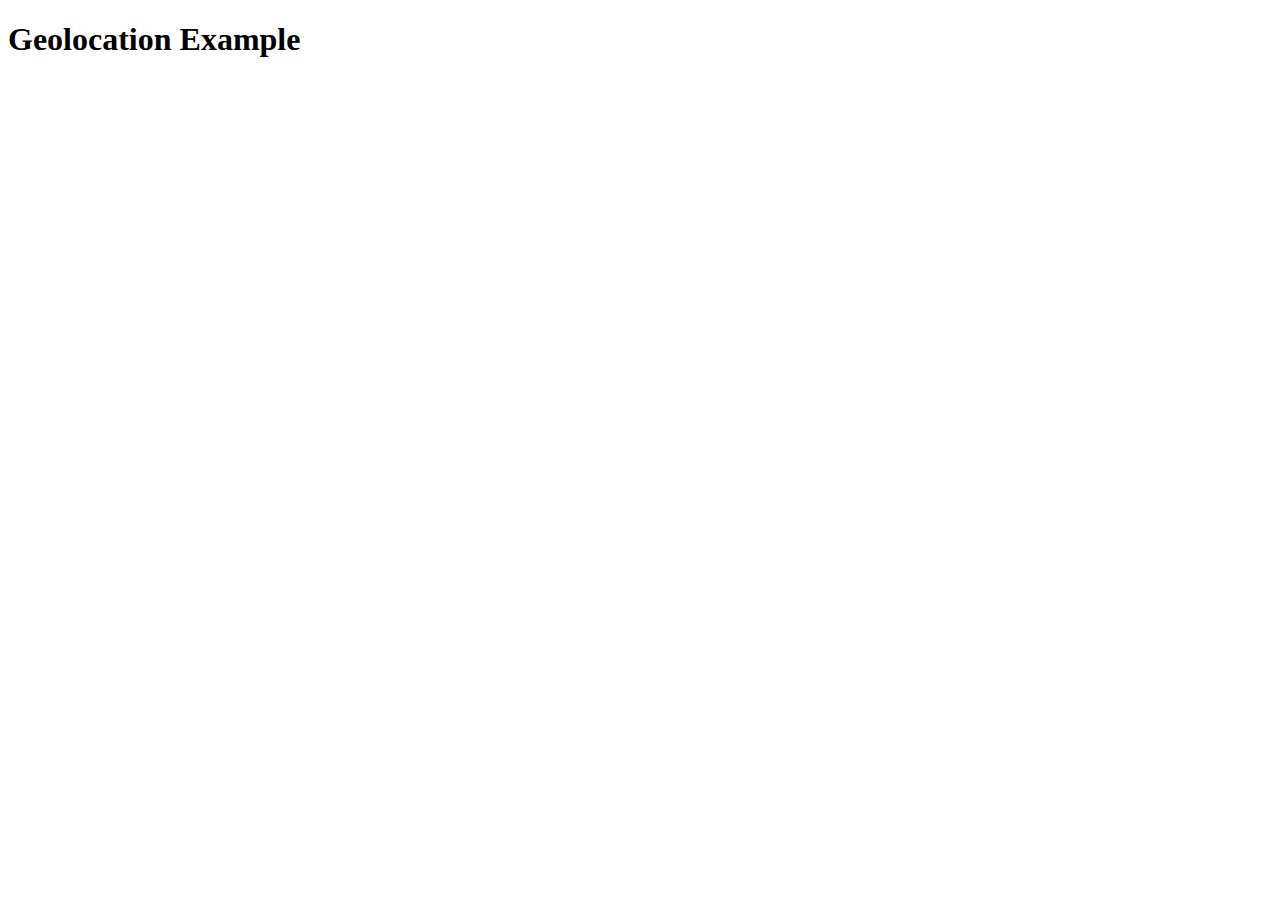
<file: examples-geolocation/index.html>
<!doctype html>
<html>
<head>
  <meta charset="utf-8">
  <meta http-equiv="X-UA-Compatible" content="IE=edge,chrome=1">
  <meta name="viewport" content="width=device-width,initial-scale=1">
  <title>W3C Geolocation Testing</title>
  <script>
  if (navigator.geolocation) {
    navigator.geolocation.getCurrentPosition(onGeoSuccess, onGeoError);
  } else {
    alert('Sorry, Geolocation not supported in this browser!');
  }
  function onGeoSuccess(position) {
    var coordinates = position.coords;
    alert(coordinates.latitude + ", " + coordinates.longitude);
  }
  function onGeoError(error) {
    alert(error.message);
  }
  </script>
</head>
<body>
<h1>Geolocation Example</h1>
</body>
</html>
</file>
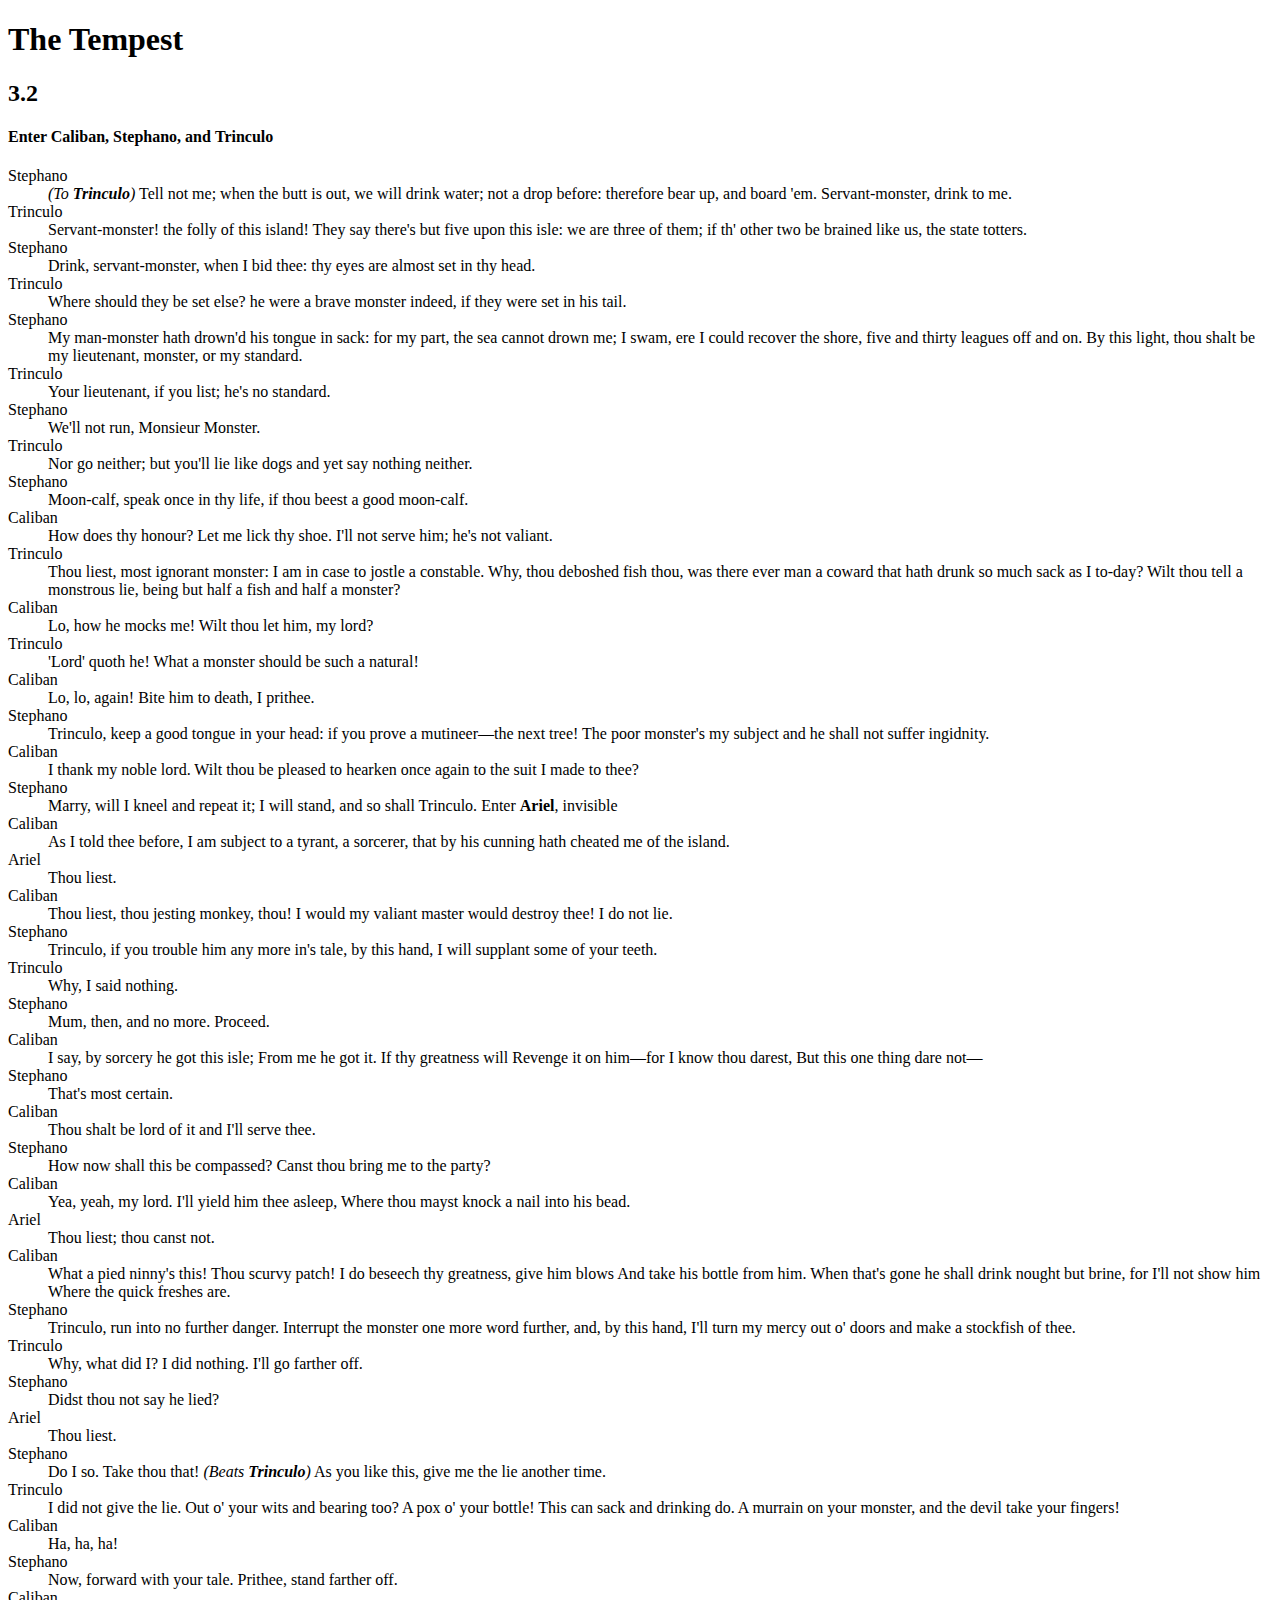
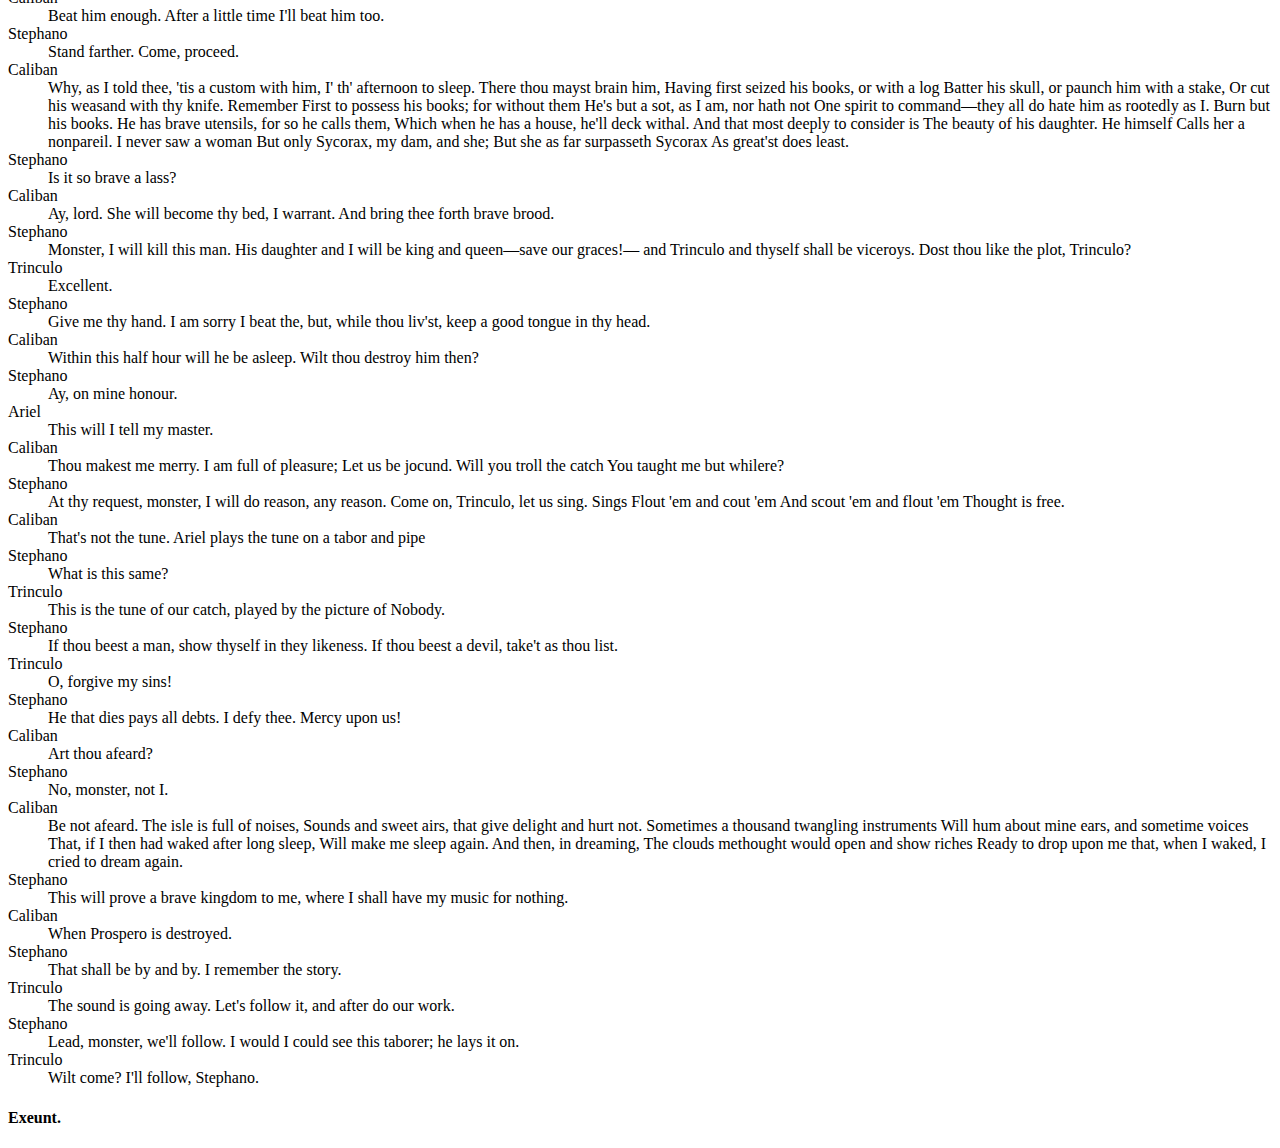
<file: step-01-markup/tempest.html>
<!doctype html>
<html>
<head>
  <meta charset="utf-8">
  <title>Shakespeare: The Tempest | Act III, Scene II</title>
</head>
<body>

<section>
  <header>
    <h1>The Tempest</h1>
    <h2>3.2</h2>
  </header>
</section>

  <div class="content">
  <section class="scene">

    <header>
      <h4 class="stage-direction">
        Enter <strong>Caliban</strong>, <strong>Stephano</strong>, and <strong>Trinculo</strong>
      </h4>
    </header>

    <dl>
      <dt>Stephano</dt>
      <dd>
        <em class="stage-direction">(To <strong>Trinculo</strong>)</em>
        <span class="prose line">Tell not me; when the butt is out, we</span>
        <span class="prose line">will drink water; not a drop before: therefore bear up, and</span>
        <span class="prose line">board 'em. Servant-monster, drink to me.</span>
      </dd>

      <dt>Trinculo</dt>
      <dd>
        <span class="prose line">Servant-monster! the folly of this island! They</span>
        <span class="prose line">say there's but five upon this isle: we are three of them;</span>
        <span class="prose line">if th' other two be brained like us, the state totters.</span>
      </dd>

      <dt>Stephano</dt>
      <dd>
        <span class="prose line">Drink, servant-monster, when I bid thee: thy</span>
        <span class="prose line">eyes are almost set in thy head.</span>
      </dd>

      <dt>Trinculo</dt>
      <dd>
        <span class="prose line">Where should they be set else? he were a brave</span>
        <span class="prose line">monster indeed, if they were set in his tail.</span>
      </dd>

      <dt>Stephano</dt>
      <dd>
        <span class="prose line">My man-monster hath drown'd his tongue in</span>
        <span class="prose line">sack: for my part, the sea cannot drown me; I swam, ere</span>
        <span class="prose line">I could recover the shore, five and thirty leagues off and</span>
        <span class="prose line">on. By this light, thou shalt be my lieutenant, monster, or</span>
        <span class="prose line">my standard.</span>
      </dd>

      <dt>Trinculo</dt>
      <dd>
        <span class="prose line">Your lieutenant, if you list; he's no standard.</span>
      </dd>

      <dt>Stephano</dt>
      <dd>
        <span class="prose line">We'll not run, Monsieur Monster.</span>
      </dd>

      <dt>Trinculo</dt>
      <dd>
        <span class="prose line">Nor go neither; but you'll lie like dogs and yet</span>
        <span class="prose line">say nothing neither.</span>
      </dd>

      <dt>Stephano</dt>
        <dd>
          <span class="prose line">Moon-calf, speak once in thy life, if thou beest a</span>
          <span class="prose line">good moon-calf.</span>
        </dd>

      <dt>Caliban</dt>
        <dd>
          <span class="prose line">How does thy honour? Let me lick thy shoe. I'll</span>
          <span class="prose line">not serve him; he's not valiant.</span>
        </dd>

      <dt>Trinculo</dt>
        <dd>
          <span class="prose line">Thou liest, most ignorant monster: I am in case</span>
          <span class="prose line">to jostle a constable. Why, thou deboshed fish thou, was</span>
          <span class="prose line">there ever man a coward that hath drunk so much sack</span>
          <span class="prose line">as I to-day? Wilt thou tell a monstrous lie, being but half</span>
          <span class="prose line">a fish and half a monster?</span>
        </dd>
        
      <dt>Caliban</dt>
        <dd>
          <span class="line prose">Lo, how he mocks me! Wilt thou let him, my lord?</span>
        </dd>

      <dt>Trinculo</dt>
        <dd>
          <span class="line prose">'Lord' quoth he! What a monster should be such</span>
          <span class="line prose">a natural!</span>
        </dd>


      <dt>Caliban</dt>
        <dd>
          <span class="line prose">Lo, lo, again! Bite him to death, I prithee.</span>
        </dd>

      <dt>Stephano</dt>
        <dd>
          <span class="line prose">Trinculo, keep a good tongue in your head: if you</span>
          <span class="line prose">prove a mutineer&mdash;the next tree! The poor monster's my</span>
          <span class="line prose">subject and he shall not suffer ingidnity.</span>
        </dd>

      <dt>Caliban</dt>
        <dd>
          <span class="line prose">I thank my noble lord. Wilt thou be pleased to</span>
          <span class="line prose">hearken once again to the suit I made to thee?</span>
        </dd>

      <dt>Stephano</dt>
        <dd>
          <span class="line prose">Marry, will I kneel and repeat it; I will stand,</span>
          <span class="line prose">and so shall Trinculo.</span>
          <span class="stage-direction">Enter <strong>Ariel</strong>, invisible</span>
        </dd>

      <dt>Caliban</dt>
        <dd>
          <span class="line prose">As I told thee before, I am subject to a tyrant, a</span>
          <span class="line prose">sorcerer, that by his cunning hath cheated me of the</span>
          <span class="line prose">island.</span>
        </dd>

      <dt>Ariel</dt>
        <dd>
          <span class="line prose">Thou liest.</span>
        </dd>

      <dt>Caliban</dt>
        <dd>
          <span class="line prose">Thou liest, thou jesting monkey, thou!</span>
          <span class="line prose">I would my valiant master would destroy thee! I do not</span>
          <span class="line prose">lie.</span>
        </dd>

      <dt>Stephano</dt>
        <dd>
          <span class="line prose">Trinculo, if you trouble him any more in's tale,</span>
          <span class="line prose">by this hand, I will supplant some of your teeth.</span>
        </dd>

      <dt>Trinculo</dt>
        <dd>
          <span class="line prose">Why, I said nothing.</span>
        </dd>

      <dt>Stephano</dt>
        <dd>
          <span class="line prose">Mum, then, and no more. Proceed.</span>
        </dd>

      <dt>Caliban</dt>
        <dd>
          <span class="line verse">I say, by sorcery he got this isle;</span>
          <span class="line verse">From me he got it. If thy greatness will</span>
          <span class="line verse">Revenge it on him&mdash;for I know thou darest,</span>
          <span class="line verse">But this one thing dare not&mdash;</span>
        </dd>

      <dt>Stephano</dt>
        <dd>
          <span class="line prose">That's most certain.</span>
        </dd>

      <dt>Caliban</dt>
        <dd>
          <span class="line prose">Thou shalt be lord of it and I'll serve thee.</span>
        </dd>

      <dt>Stephano</dt>
        <dd>
          <span class="line prose">How now shall this be compassed? Canst thou</span>
          <span class="line prose">bring me to the party?</span>
        </dd>

      <dt>Caliban</dt>
        <dd>
          <span class="line verse">Yea, yeah, my lord. I'll yield him thee asleep,</span>
          <span class="line verse">Where thou mayst knock a nail into his bead.</span>
        </dd>

      <dt>Ariel</dt>
        <dd>
          <span class="line prose">Thou liest; thou canst not.</span>
        </dd>

      <dt>Caliban</dt>
        <dd>
          <span class="line verse">What a pied ninny's this! Thou scurvy patch!</span>
          <span class="line verse">I do beseech thy greatness, give him blows</span>
          <span class="line verse">And take his bottle from him. When that's gone</span>
          <span class="line verse">he shall drink nought but brine, for I'll not show him</span>
          <span class="line verse">Where the quick freshes are.</span>
        </dd>

      <dt>Stephano</dt>
        <dd>
          <span class="line prose">Trinculo, run into no further danger. Interrupt</span>
          <span class="line prose">the monster one more word further, and, by this hand, I'll turn</span>
          <span class="line prose">my mercy out o' doors and make a stockfish of thee.</span>
        </dd>

      <dt>Trinculo</dt>
        <dd>
          <span class="line prose">Why, what did I? I did nothing. I'll go farther off.</span>
        </dd>

      <dt>Stephano</dt>
        <dd>
          <span class="line prose">Didst thou not say he lied?</span>
        </dd>

      <dt>Ariel</dt>
        <dd>
          <span class="line prose">Thou liest.</span>
        </dd>

      <dt>Stephano</dt>
        <dd>
          <span class="line prose">Do I so. Take thou that! <em class="stage-direction">(Beats <strong>Trinculo</strong>)</em> As you</span>
          <span class="line prose">like this, give me the lie another time.</span>
        </dd>

      <dt>Trinculo</dt>
        <dd>
          <span class="line prose">I did not give the lie. Out o' your wits and bearing</span>
          <span class="line prose">too? A pox o' your bottle! This can sack and drinking do.</span>
          <span class="line prose">A murrain on your monster, and the devil take your</span>
          <span class="line prose">fingers!</span>
        </dd>

      <dt>Caliban</dt>
        <dd>
          <span class="line prose">Ha, ha, ha!</span>
        </dd>

      <dt>Stephano</dt>
        <dd>
          <span class="line prose">Now, forward with your tale.</span>
          <span class="line prose">Prithee, stand farther off.</span>
        </dd>

      <dt>Caliban</dt>
        <dd>
          <span class="line verse">Beat him enough. After a little time</span>
          <span class="line verse">I'll beat him too.</span>
        </dd>

      <dt>Stephano</dt>
        <dd>
          <span class="line prose">Stand farther. Come, proceed.</span>
        </dd>

      <dt>Caliban</dt>
        <dd>
          <span class="line verse">Why, as I told thee, 'tis a custom with him,</span>
          <span class="line verse">I' th' afternoon to sleep. There thou mayst brain him,</span>
          <span class="line verse">Having first seized his books, or with a log</span>
          <span class="line verse">Batter his skull, or paunch him with a stake,</span>
          <span class="line verse">Or cut his weasand with thy knife. Remember</span>
          <span class="line verse">First to possess his books; for without them</span>
          <span class="line verse">He's but a sot, as I am, nor hath not</span>
          <span class="line verse">One spirit to command&mdash;they all do hate him</span>
          <span class="line verse">as rootedly as I. Burn but his books.</span>
          <span class="line verse">He has brave utensils, for so he calls them,</span>
          <span class="line verse">Which when he has a house, he'll deck withal.</span>
          <span class="line verse">And that most deeply to consider is</span>
          <span class="line verse">The beauty of his daughter. He himself</span>
          <span class="line verse">Calls her a nonpareil. I never saw a woman</span>
          <span class="line verse">But only Sycorax, my dam, and she;</span>
          <span class="line verse">But she as far surpasseth Sycorax</span>
          <span class="line verse">As great'st does least.</span>
        </dd>

      <dt>Stephano</dt>
        <dd>
          <span class="verse verse-end">Is it so brave a lass?</span>
        </dd>

      <dt>Caliban</dt>
        <dd>
          <span class="line verse">Ay, lord. She will become thy bed, I warrant.</span>
          <span class="line verse">And bring thee forth brave brood.</span>
        </dd>

      <dt>Stephano</dt>
        <dd>
          <span class="line prose">Monster, I will kill this man. His daughter and I</span>
          <span class="line prose">will be king and queen&mdash;save our graces!&mdash; and Trinculo</span>
          <span class="line prose">and thyself shall be viceroys. Dost thou like the plot,</span>
          <span class="line prose">Trinculo?</span>
        </dd>

      <dt>Trinculo</dt>
        <dd>
          <span class="line prose">Excellent.</span>
        </dd>

      <dt>Stephano</dt>
        <dd>
          <span class="line prose">Give me thy hand. I am sorry I beat the, but,</span>
          <span class="line prose">while thou liv'st, keep a good tongue in thy head.</span>
        </dd>

      <dt>Caliban</dt>
        <dd>
          <span class="line verse">Within this half hour will he be asleep.</span>
          <span class="line verse">Wilt thou destroy him then?</span>
        </dd>

      <dt>Stephano</dt>
        <dd>
          <span class="verse verse-end">Ay, on mine honour.</span>
        </dd>

      <dt>Ariel</dt>
        <dd>
          <span class="line prose">This will I tell my master.</span>
        </dd>

      <dt>Caliban</dt>
        <dd>
          <span class="line verse">Thou makest me merry. I am full of pleasure;</span>
          <span class="line verse">Let us be jocund. Will you troll the catch</span>
          <span class="line verse">You taught me but whilere?</span>
        </dd>

      <dt>Stephano</dt>
        <dd>
          <span class="line verse">At thy request, monster, I will do reason, any reason.</span>
          <span class="line verse">Come on, Trinculo, let us sing.</span>
          <span class="stage-direction">Sings</span>
          <span class="line song">Flout 'em and cout 'em</span>
          <span class="line song">And scout 'em and flout 'em</span>
          <span class="line song">Thought is free.</span>
        </dd>

      <dt>Caliban</dt>
        <dd>
          <span class="line prose">That's not the tune.</span>
          <span class="stage-direction">Ariel plays the tune on a tabor and pipe</span>
        </dd>

      <dt>Stephano</dt>
        <dd>
          <span class="line prose">What is this same?</span>
        </dd>

      <dt>Trinculo</dt>
        <dd>
          <span class="line prose">This is the tune of our catch, played by the picture</span>
          <span class="line prose">of Nobody.</span>
        </dd>

      <dt>Stephano</dt>
        <dd>
          <span class="line prose">If thou beest a man, show thyself in they likeness.</span>
          <span class="line prose">If thou beest a devil, take't as thou list.</span>
        </dd>

      <dt>Trinculo</dt>
        <dd>
          <span class="line prose">O, forgive my sins!</span>
        </dd>

      <dt>Stephano</dt>
        <dd>
          <span class="line prose">He that dies pays all debts. I defy thee. Mercy</span>
          <span class="line prose">upon us!</span>
        </dd>

      <dt>Caliban</dt>
        <dd>
          <span class="line prose">Art thou afeard?</span>
        </dd>

      <dt>Stephano</dt>
        <dd>
          <span class="line prose">No, monster, not I.</span>
        </dd>

      <dt>Caliban</dt>
        <dd>
          <span class="line verse">Be not afeard. The isle is full of noises,</span>
          <span class="line verse">Sounds and sweet airs, that give delight and hurt not.</span>
          <span class="line verse">Sometimes a thousand twangling instruments</span>
          <span class="line verse">Will hum about mine ears, and sometime voices</span>
          <span class="line verse">That, if I then had waked after long sleep,</span>
          <span class="line verse">Will make me sleep again. And then, in dreaming,</span>
          <span class="line verse">The clouds methought would open and show riches</span>
          <span class="line verse">Ready to drop upon me that, when I waked,</span>
          <span class="line verse">I cried to dream again.</span>
        </dd>

      <dt>Stephano</dt>
        <dd>
          <span class="line prose">This will prove a brave kingdom to me, where I</span>
          <span class="line prose">shall have my music for nothing.</span>
        </dd>

      <dt>Caliban</dt>
        <dd>
          <span class="line prose">When Prospero is destroyed.</span>
        </dd>

      <dt>Stephano</dt>
        <dd>
          <span class="line prose">That shall be by and by. I remember the story.</span>
        </dd>

      <dt>Trinculo</dt>
        <dd>
          <span class="line prose">The sound is going away. Let's follow it, and after</span>
          <span class="line prose">do our work.</span>
        </dd>

      <dt>Stephano</dt>
        <dd>
          <span class="line prose">Lead, monster, we'll follow. I would I could see</span>
          <span class="line prose">this taborer; he lays it on.</span>
        </dd>

      <dt>Trinculo</dt>
        <dd>
          <span class="line prose">Wilt come? I'll follow, Stephano.</span>
        </dd>
    </dl>

    <h4 class="stage-direction">Exeunt.</h4>

  </section>
</div>

</body>
</html>
</file>
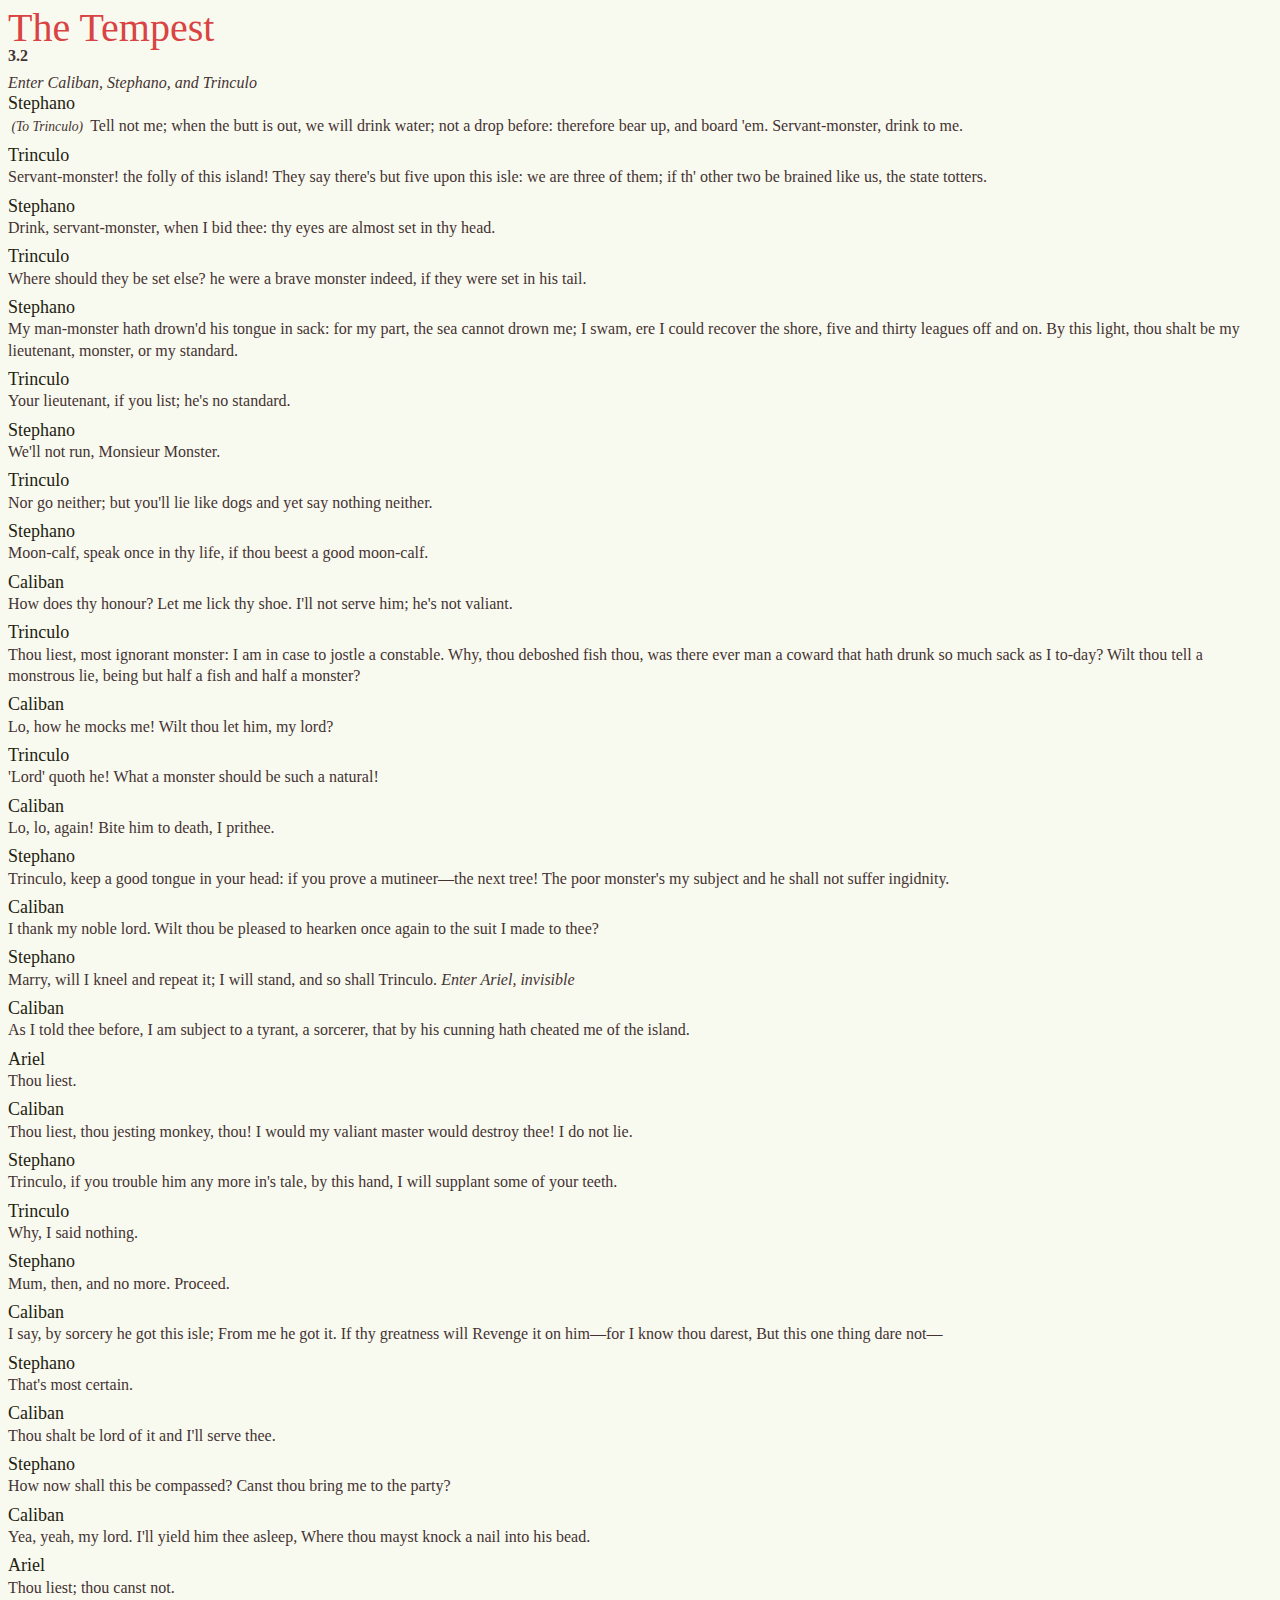
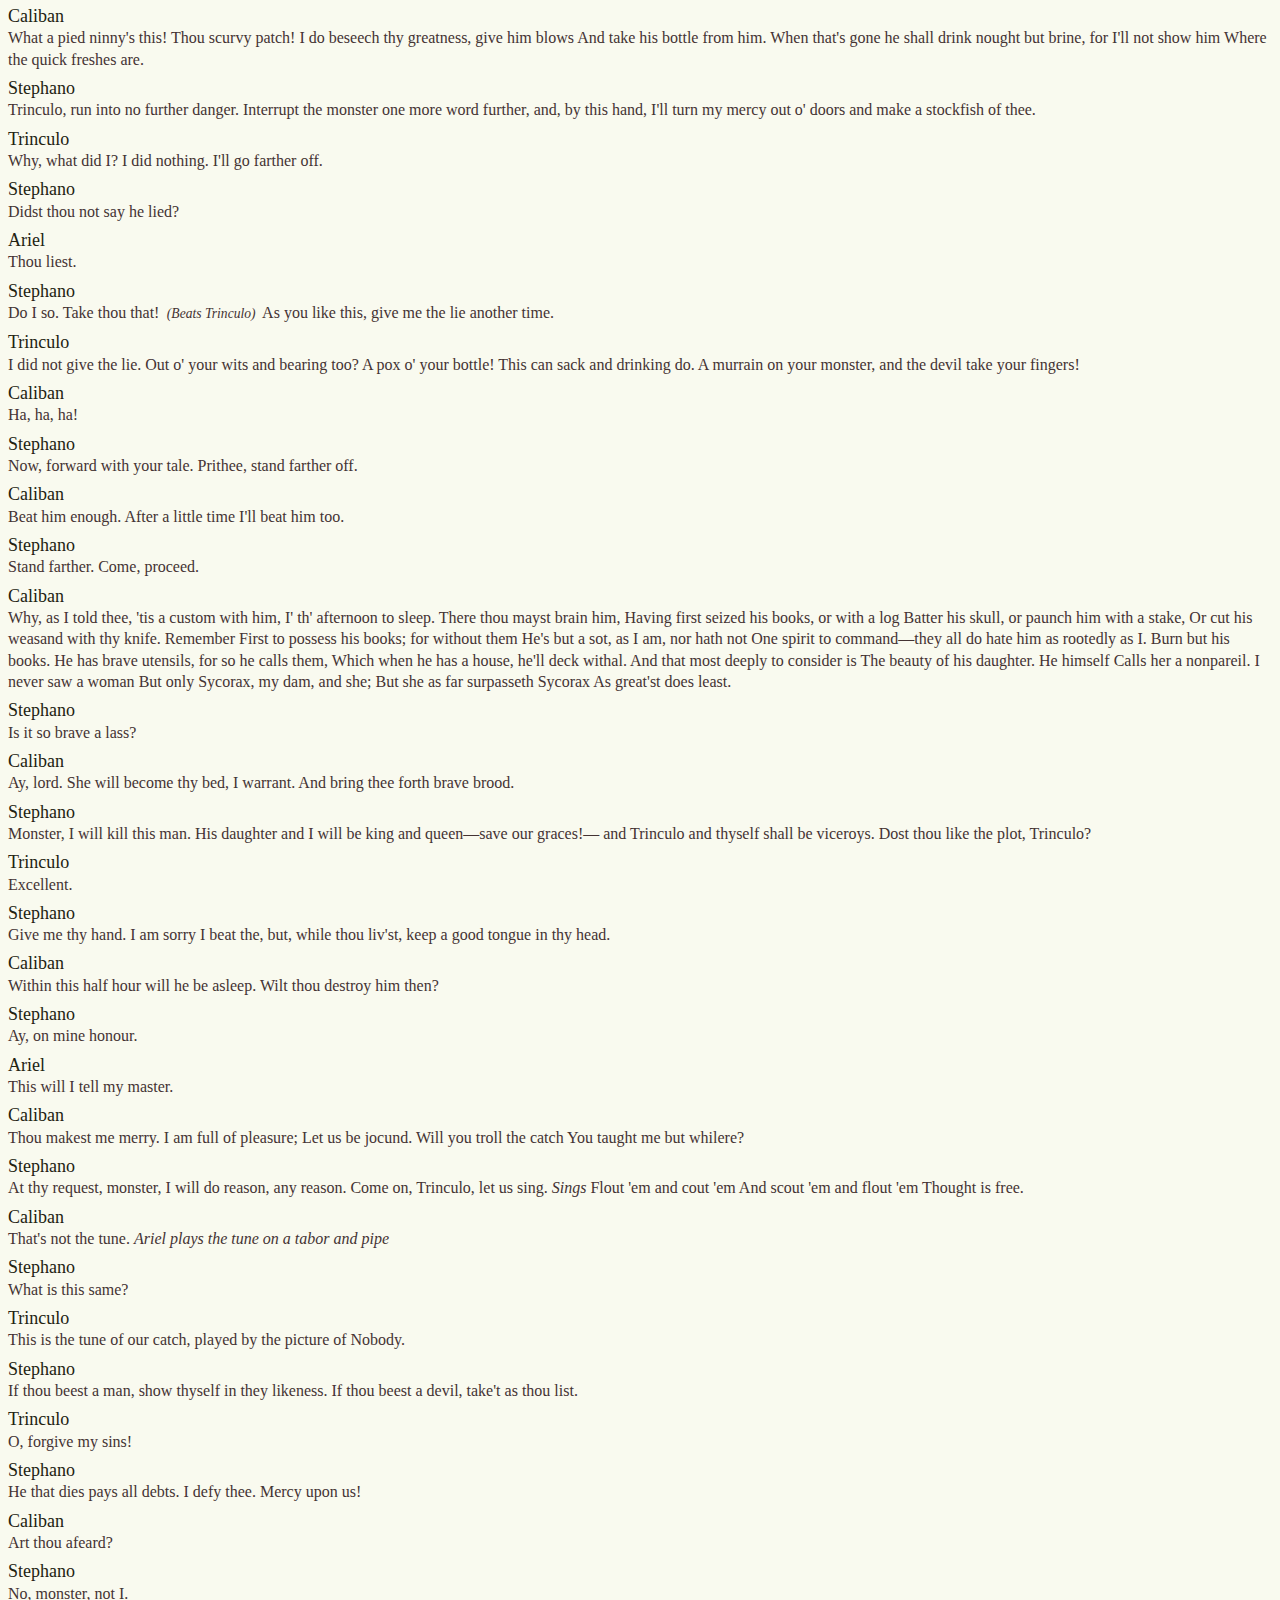
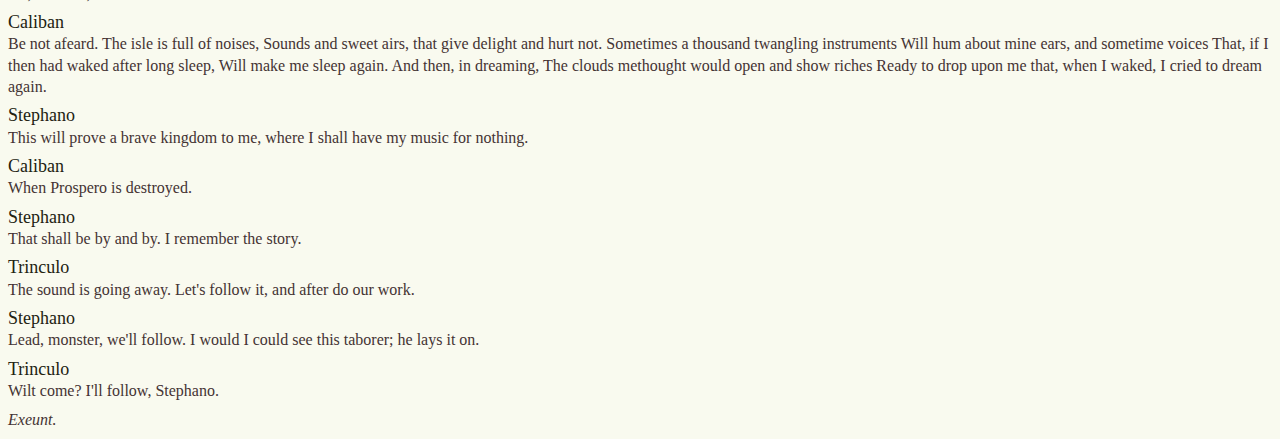
<file: step-02-baseline/tempest.html>
<!doctype html>
<html>
<head>
  <meta charset="utf-8">
  <meta name="viewport" content="width=device-width,initial-scale=1">
  <link rel="stylesheet" href="styles.css" />
  <title>The Tempest: Act 3, Sc. 2 | Shakespeare</title>
</head>
<body>

<section>
  <header>
    <h1>The Tempest</h1>
    <h2>3.2</h2>
  </header>
</section>

<div class="content">

  <section class="scene">

    <header>
      <h4 class="stage-direction">
        Enter <strong>Caliban</strong>, <strong>Stephano</strong>, and <strong>Trinculo</strong>
      </h4>
    </header>

    <dl>
      <dt>Stephano</dt>
      <dd>
        <em class="stage-direction">(To <strong>Trinculo</strong>)</em>
        <span class="prose line">Tell not me; when the butt is out, we</span>
        <span class="prose line">will drink water; not a drop before: therefore bear up, and</span>
        <span class="prose line">board 'em. Servant-monster, drink to me.</span>
      </dd>

      <dt>Trinculo</dt>
      <dd>
        <span class="prose line">Servant-monster! the folly of this island! They</span>
        <span class="prose line">say there's but five upon this isle: we are three of them;</span>
        <span class="prose line">if th' other two be brained like us, the state totters.</span>
      </dd>

      <dt>Stephano</dt>
      <dd>
        <span class="prose line">Drink, servant-monster, when I bid thee: thy</span>
        <span class="prose line">eyes are almost set in thy head.</span>
      </dd>

      <dt>Trinculo</dt>
      <dd>
        <span class="prose line">Where should they be set else? he were a brave</span>
        <span class="prose line">monster indeed, if they were set in his tail.</span>
      </dd>

      <dt>Stephano</dt>
      <dd>
        <span class="prose line">My man-monster hath drown'd his tongue in</span>
        <span class="prose line">sack: for my part, the sea cannot drown me; I swam, ere</span>
        <span class="prose line">I could recover the shore, five and thirty leagues off and</span>
        <span class="prose line">on. By this light, thou shalt be my lieutenant, monster, or</span>
        <span class="prose line">my standard.</span>
      </dd>

      <dt>Trinculo</dt>
      <dd>
        <span class="prose line">Your lieutenant, if you list; he's no standard.</span>
      </dd>

      <dt>Stephano</dt>
      <dd>
        <span class="prose line">We'll not run, Monsieur Monster.</span>
      </dd>

      <dt>Trinculo</dt>
      <dd>
        <span class="prose line">Nor go neither; but you'll lie like dogs and yet</span>
        <span class="prose line">say nothing neither.</span>
      </dd>

      <dt>Stephano</dt>
        <dd>
          <span class="prose line">Moon-calf, speak once in thy life, if thou beest a</span>
          <span class="prose line">good moon-calf.</span>
        </dd>

      <dt>Caliban</dt>
        <dd>
          <span class="prose line">How does thy honour? Let me lick thy shoe. I'll</span>
          <span class="prose line">not serve him; he's not valiant.</span>
        </dd>

      <dt>Trinculo</dt>
        <dd>
          <span class="prose line">Thou liest, most ignorant monster: I am in case</span>
          <span class="prose line">to jostle a constable. Why, thou deboshed fish thou, was</span>
          <span class="prose line">there ever man a coward that hath drunk so much sack</span>
          <span class="prose line">as I to-day? Wilt thou tell a monstrous lie, being but half</span>
          <span class="prose line">a fish and half a monster?</span>
        </dd>
        
      <dt>Caliban</dt>
        <dd>
          <span class="line prose">Lo, how he mocks me! Wilt thou let him, my lord?</span>
        </dd>

      <dt>Trinculo</dt>
        <dd>
          <span class="line prose">'Lord' quoth he! What a monster should be such</span>
          <span class="line prose">a natural!</span>
        </dd>


      <dt>Caliban</dt>
        <dd>
          <span class="line prose">Lo, lo, again! Bite him to death, I prithee.</span>
        </dd>

      <dt>Stephano</dt>
        <dd>
          <span class="line prose">Trinculo, keep a good tongue in your head: if you</span>
          <span class="line prose">prove a mutineer&mdash;the next tree! The poor monster's my</span>
          <span class="line prose">subject and he shall not suffer ingidnity.</span>
        </dd>

      <dt>Caliban</dt>
        <dd>
          <span class="line prose">I thank my noble lord. Wilt thou be pleased to</span>
          <span class="line prose">hearken once again to the suit I made to thee?</span>
        </dd>

      <dt>Stephano</dt>
        <dd>
          <span class="line prose">Marry, will I kneel and repeat it; I will stand,</span>
          <span class="line prose">and so shall Trinculo.</span>
          <span class="stage-direction">Enter <strong>Ariel</strong>, invisible</span>
        </dd>

      <dt>Caliban</dt>
        <dd>
          <span class="line prose">As I told thee before, I am subject to a tyrant, a</span>
          <span class="line prose">sorcerer, that by his cunning hath cheated me of the</span>
          <span class="line prose">island.</span>
        </dd>

      <dt>Ariel</dt>
        <dd>
          <span class="line prose">Thou liest.</span>
        </dd>

      <dt>Caliban</dt>
        <dd>
          <span class="line prose">Thou liest, thou jesting monkey, thou!</span>
          <span class="line prose">I would my valiant master would destroy thee! I do not</span>
          <span class="line prose">lie.</span>
        </dd>

      <dt>Stephano</dt>
        <dd>
          <span class="line prose">Trinculo, if you trouble him any more in's tale,</span>
          <span class="line prose">by this hand, I will supplant some of your teeth.</span>
        </dd>

      <dt>Trinculo</dt>
        <dd>
          <span class="line prose">Why, I said nothing.</span>
        </dd>

      <dt>Stephano</dt>
        <dd>
          <span class="line prose">Mum, then, and no more. Proceed.</span>
        </dd>

      <dt>Caliban</dt>
        <dd>
          <span class="line verse">I say, by sorcery he got this isle;</span>
          <span class="line verse">From me he got it. If thy greatness will</span>
          <span class="line verse">Revenge it on him&mdash;for I know thou darest,</span>
          <span class="line verse">But this one thing dare not&mdash;</span>
        </dd>

      <dt>Stephano</dt>
        <dd>
          <span class="line prose">That's most certain.</span>
        </dd>

      <dt>Caliban</dt>
        <dd>
          <span class="line prose">Thou shalt be lord of it and I'll serve thee.</span>
        </dd>

      <dt>Stephano</dt>
        <dd>
          <span class="line prose">How now shall this be compassed? Canst thou</span>
          <span class="line prose">bring me to the party?</span>
        </dd>

      <dt>Caliban</dt>
        <dd>
          <span class="line verse">Yea, yeah, my lord. I'll yield him thee asleep,</span>
          <span class="line verse">Where thou mayst knock a nail into his bead.</span>
        </dd>

      <dt>Ariel</dt>
        <dd>
          <span class="line prose">Thou liest; thou canst not.</span>
        </dd>

      <dt>Caliban</dt>
        <dd>
          <span class="line verse">What a pied ninny's this! Thou scurvy patch!</span>
          <span class="line verse">I do beseech thy greatness, give him blows</span>
          <span class="line verse">And take his bottle from him. When that's gone</span>
          <span class="line verse">he shall drink nought but brine, for I'll not show him</span>
          <span class="line verse">Where the quick freshes are.</span>
        </dd>

      <dt>Stephano</dt>
        <dd>
          <span class="line prose">Trinculo, run into no further danger. Interrupt</span>
          <span class="line prose">the monster one more word further, and, by this hand, I'll turn</span>
          <span class="line prose">my mercy out o' doors and make a stockfish of thee.</span>
        </dd>

      <dt>Trinculo</dt>
        <dd>
          <span class="line prose">Why, what did I? I did nothing. I'll go farther off.</span>
        </dd>

      <dt>Stephano</dt>
        <dd>
          <span class="line prose">Didst thou not say he lied?</span>
        </dd>

      <dt>Ariel</dt>
        <dd>
          <span class="line prose">Thou liest.</span>
        </dd>

      <dt>Stephano</dt>
        <dd>
          <span class="line prose">Do I so. Take thou that! <em class="stage-direction">(Beats <strong>Trinculo</strong>)</em> As you</span>
          <span class="line prose">like this, give me the lie another time.</span>
        </dd>

      <dt>Trinculo</dt>
        <dd>
          <span class="line prose">I did not give the lie. Out o' your wits and bearing</span>
          <span class="line prose">too? A pox o' your bottle! This can sack and drinking do.</span>
          <span class="line prose">A murrain on your monster, and the devil take your</span>
          <span class="line prose">fingers!</span>
        </dd>

      <dt>Caliban</dt>
        <dd>
          <span class="line prose">Ha, ha, ha!</span>
        </dd>

      <dt>Stephano</dt>
        <dd>
          <span class="line prose">Now, forward with your tale.</span>
          <span class="line prose">Prithee, stand farther off.</span>
        </dd>

      <dt>Caliban</dt>
        <dd>
          <span class="line verse">Beat him enough. After a little time</span>
          <span class="line verse">I'll beat him too.</span>
        </dd>

      <dt>Stephano</dt>
        <dd>
          <span class="line prose">Stand farther. Come, proceed.</span>
        </dd>

      <dt>Caliban</dt>
        <dd>
          <span class="line verse">Why, as I told thee, 'tis a custom with him,</span>
          <span class="line verse">I' th' afternoon to sleep. There thou mayst brain him,</span>
          <span class="line verse">Having first seized his books, or with a log</span>
          <span class="line verse">Batter his skull, or paunch him with a stake,</span>
          <span class="line verse">Or cut his weasand with thy knife. Remember</span>
          <span class="line verse">First to possess his books; for without them</span>
          <span class="line verse">He's but a sot, as I am, nor hath not</span>
          <span class="line verse">One spirit to command&mdash;they all do hate him</span>
          <span class="line verse">as rootedly as I. Burn but his books.</span>
          <span class="line verse">He has brave utensils, for so he calls them,</span>
          <span class="line verse">Which when he has a house, he'll deck withal.</span>
          <span class="line verse">And that most deeply to consider is</span>
          <span class="line verse">The beauty of his daughter. He himself</span>
          <span class="line verse">Calls her a nonpareil. I never saw a woman</span>
          <span class="line verse">But only Sycorax, my dam, and she;</span>
          <span class="line verse">But she as far surpasseth Sycorax</span>
          <span class="line verse">As great'st does least.</span>
        </dd>

      <dt>Stephano</dt>
        <dd>
          <span class="verse verse-end">Is it so brave a lass?</span>
        </dd>

      <dt>Caliban</dt>
        <dd>
          <span class="line verse">Ay, lord. She will become thy bed, I warrant.</span>
          <span class="line verse">And bring thee forth brave brood.</span>
        </dd>

      <dt>Stephano</dt>
        <dd>
          <span class="line prose">Monster, I will kill this man. His daughter and I</span>
          <span class="line prose">will be king and queen&mdash;save our graces!&mdash; and Trinculo</span>
          <span class="line prose">and thyself shall be viceroys. Dost thou like the plot,</span>
          <span class="line prose">Trinculo?</span>
        </dd>

      <dt>Trinculo</dt>
        <dd>
          <span class="line prose">Excellent.</span>
        </dd>

      <dt>Stephano</dt>
        <dd>
          <span class="line prose">Give me thy hand. I am sorry I beat the, but,</span>
          <span class="line prose">while thou liv'st, keep a good tongue in thy head.</span>
        </dd>

      <dt>Caliban</dt>
        <dd>
          <span class="line verse">Within this half hour will he be asleep.</span>
          <span class="line verse">Wilt thou destroy him then?</span>
        </dd>

      <dt>Stephano</dt>
        <dd>
          <span class="verse verse-end">Ay, on mine honour.</span>
        </dd>

      <dt>Ariel</dt>
        <dd>
          <span class="line prose">This will I tell my master.</span>
        </dd>

      <dt>Caliban</dt>
        <dd>
          <span class="line verse">Thou makest me merry. I am full of pleasure;</span>
          <span class="line verse">Let us be jocund. Will you troll the catch</span>
          <span class="line verse">You taught me but whilere?</span>
        </dd>

      <dt>Stephano</dt>
        <dd>
          <span class="line verse">At thy request, monster, I will do reason, any reason.</span>
          <span class="line verse">Come on, Trinculo, let us sing.</span>
          <span class="stage-direction">Sings</span>
          <span class="line song">Flout 'em and cout 'em</span>
          <span class="line song">And scout 'em and flout 'em</span>
          <span class="line song">Thought is free.</span>
        </dd>

      <dt>Caliban</dt>
        <dd>
          <span class="line prose">That's not the tune.</span>
          <span class="stage-direction">Ariel plays the tune on a tabor and pipe</span>
        </dd>

      <dt>Stephano</dt>
        <dd>
          <span class="line prose">What is this same?</span>
        </dd>

      <dt>Trinculo</dt>
        <dd>
          <span class="line prose">This is the tune of our catch, played by the picture</span>
          <span class="line prose">of Nobody.</span>
        </dd>

      <dt>Stephano</dt>
        <dd>
          <span class="line prose">If thou beest a man, show thyself in they likeness.</span>
          <span class="line prose">If thou beest a devil, take't as thou list.</span>
        </dd>

      <dt>Trinculo</dt>
        <dd>
          <span class="line prose">O, forgive my sins!</span>
        </dd>

      <dt>Stephano</dt>
        <dd>
          <span class="line prose">He that dies pays all debts. I defy thee. Mercy</span>
          <span class="line prose">upon us!</span>
        </dd>

      <dt>Caliban</dt>
        <dd>
          <span class="line prose">Art thou afeard?</span>
        </dd>

      <dt>Stephano</dt>
        <dd>
          <span class="line prose">No, monster, not I.</span>
        </dd>

      <dt>Caliban</dt>
        <dd>
          <span class="line verse">Be not afeard. The isle is full of noises,</span>
          <span class="line verse">Sounds and sweet airs, that give delight and hurt not.</span>
          <span class="line verse">Sometimes a thousand twangling instruments</span>
          <span class="line verse">Will hum about mine ears, and sometime voices</span>
          <span class="line verse">That, if I then had waked after long sleep,</span>
          <span class="line verse">Will make me sleep again. And then, in dreaming,</span>
          <span class="line verse">The clouds methought would open and show riches</span>
          <span class="line verse">Ready to drop upon me that, when I waked,</span>
          <span class="line verse">I cried to dream again.</span>
        </dd>

      <dt>Stephano</dt>
        <dd>
          <span class="line prose">This will prove a brave kingdom to me, where I</span>
          <span class="line prose">shall have my music for nothing.</span>
        </dd>

      <dt>Caliban</dt>
        <dd>
          <span class="line prose">When Prospero is destroyed.</span>
        </dd>

      <dt>Stephano</dt>
        <dd>
          <span class="line prose">That shall be by and by. I remember the story.</span>
        </dd>

      <dt>Trinculo</dt>
        <dd>
          <span class="line prose">The sound is going away. Let's follow it, and after</span>
          <span class="line prose">do our work.</span>
        </dd>

      <dt>Stephano</dt>
        <dd>
          <span class="line prose">Lead, monster, we'll follow. I would I could see</span>
          <span class="line prose">this taborer; he lays it on.</span>
        </dd>

      <dt>Trinculo</dt>
        <dd>
          <span class="line prose">Wilt come? I'll follow, Stephano.</span>
        </dd>
    </dl>

    <h4 class="stage-direction">Exeunt.</h4>

  </section>

</div>

</body>
</html>
</file>
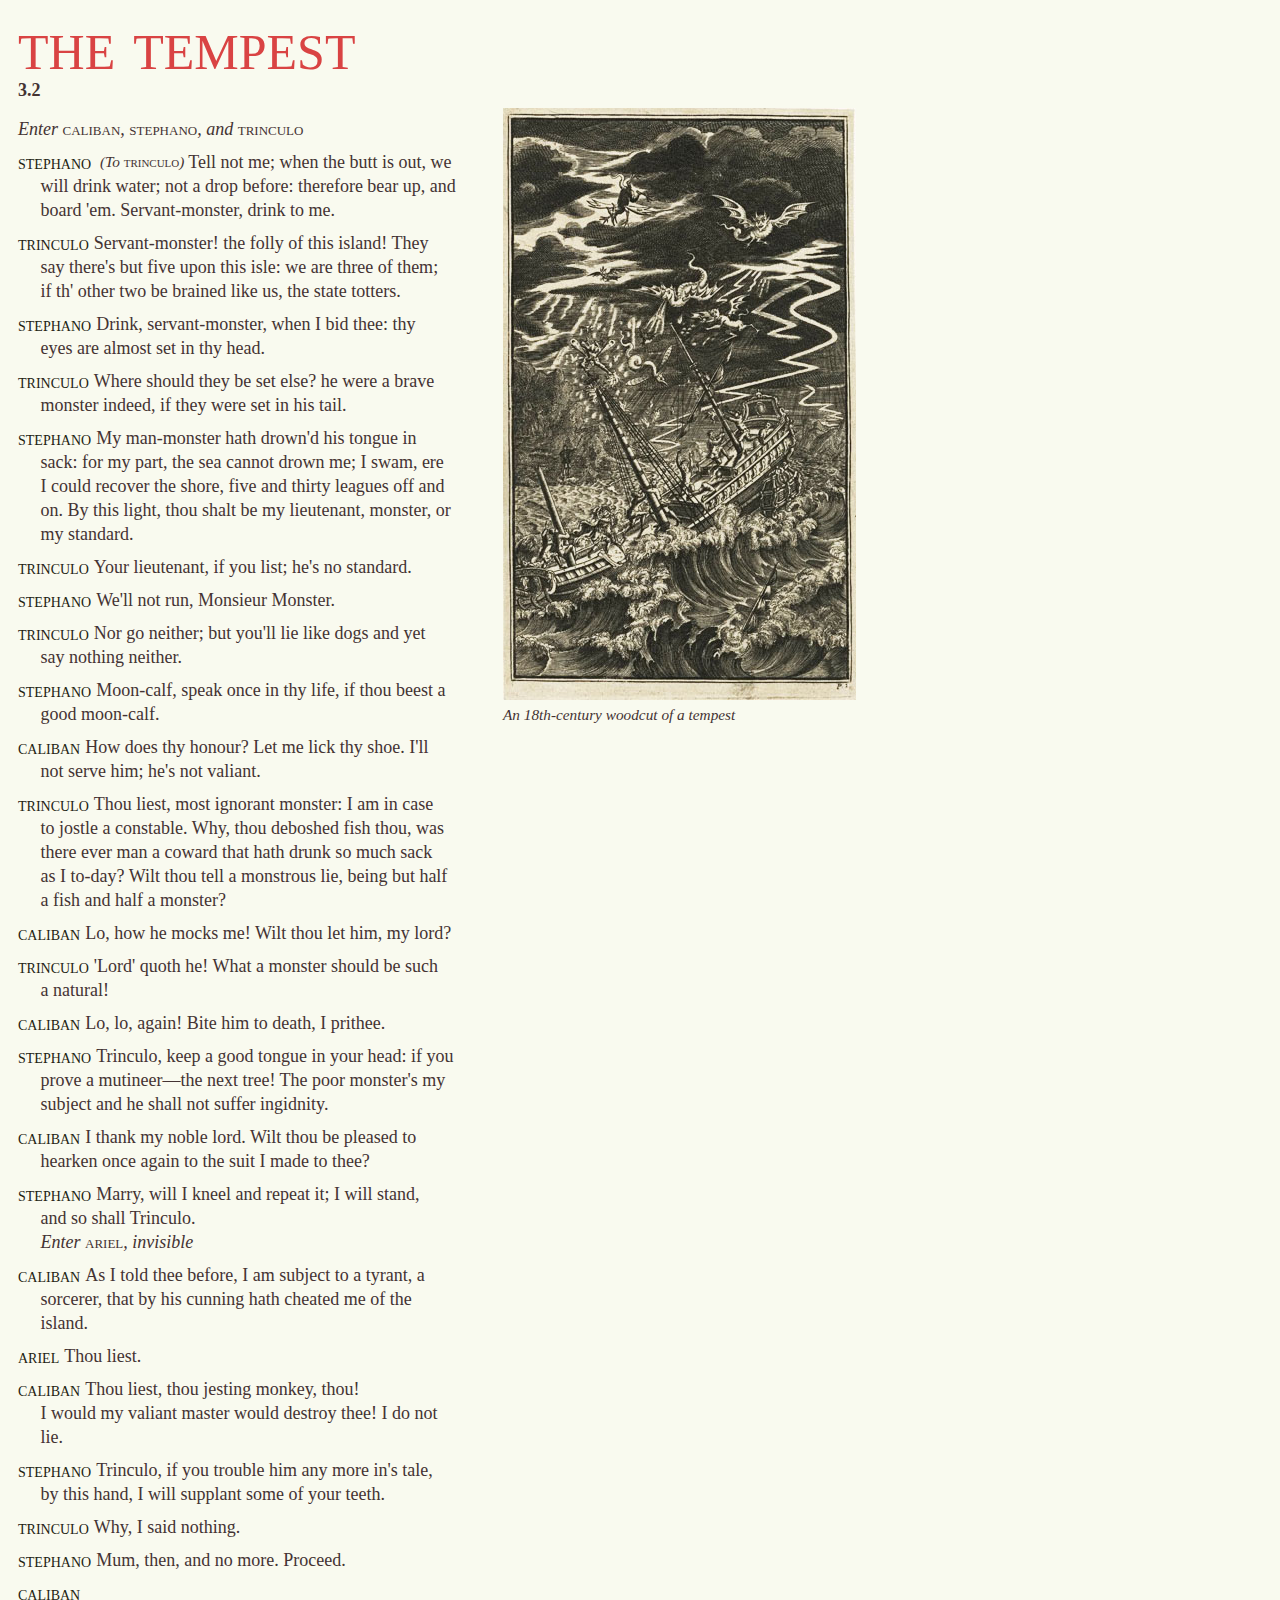
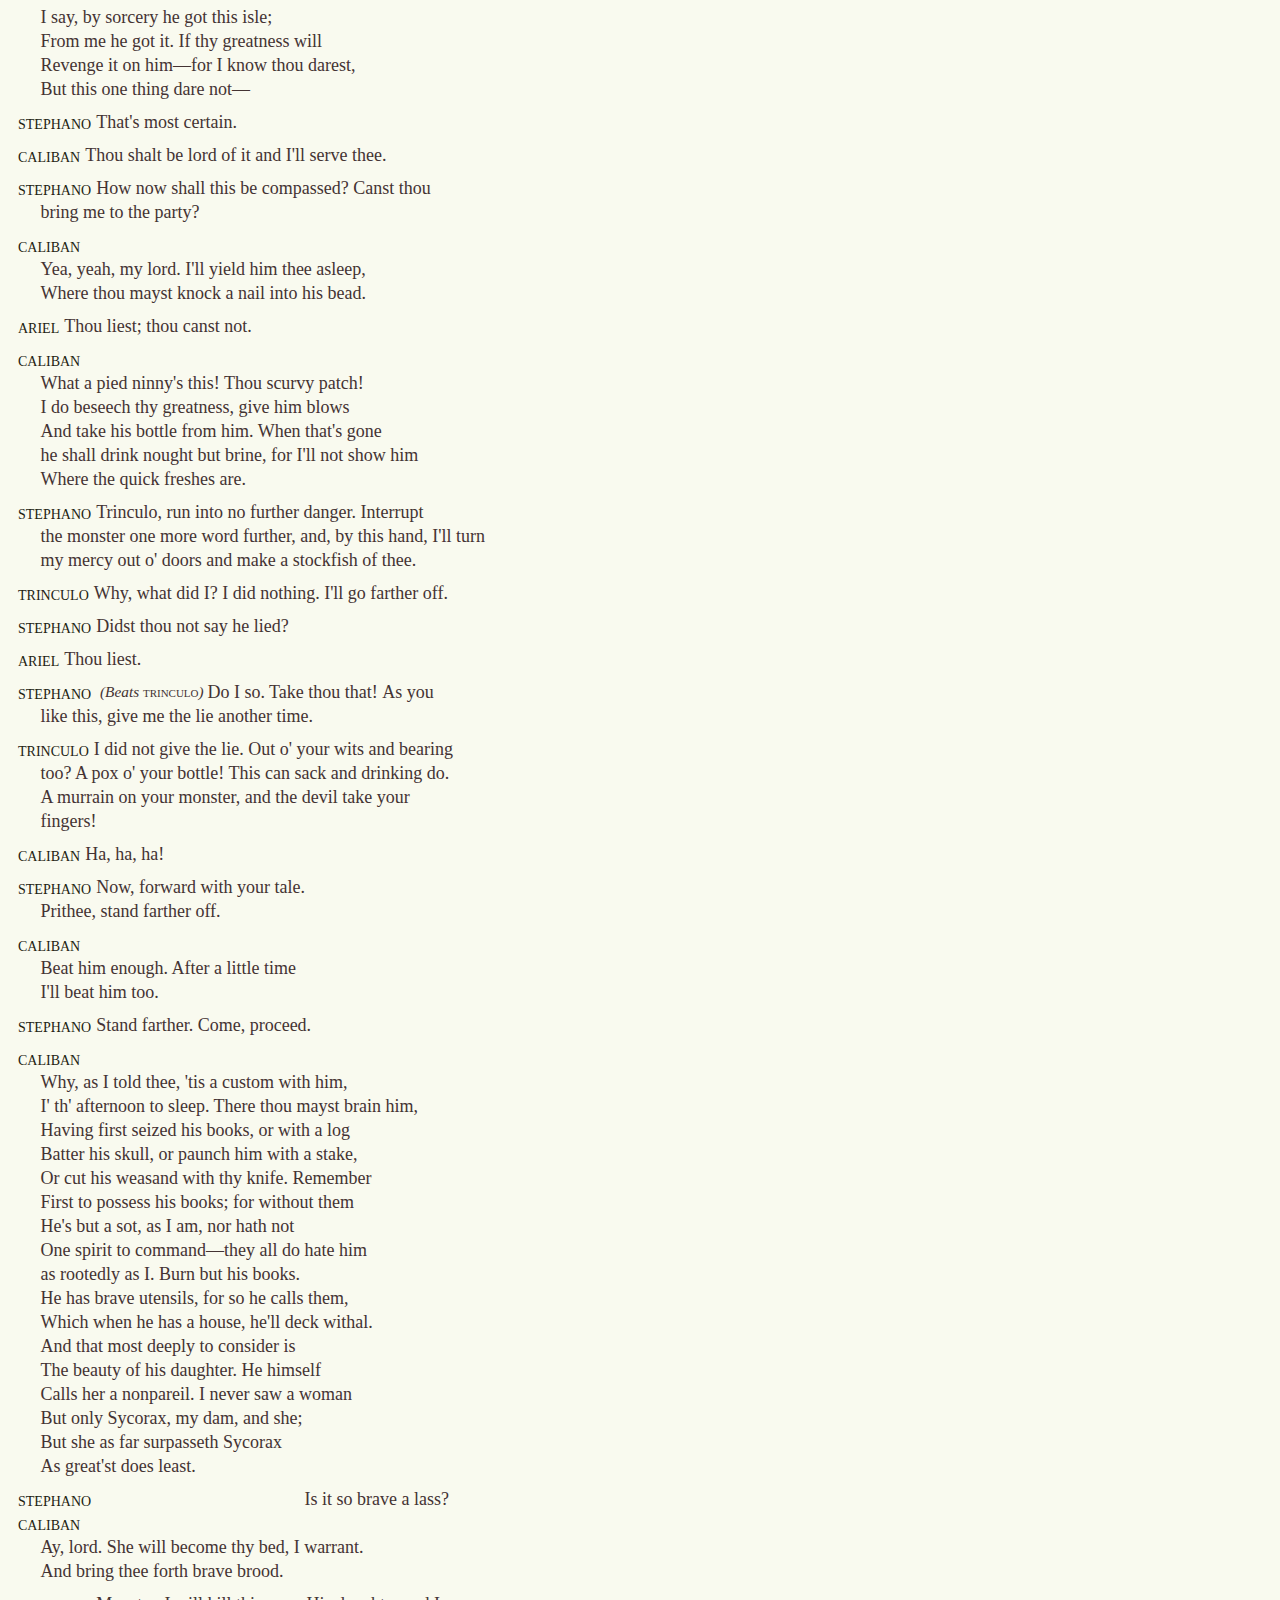
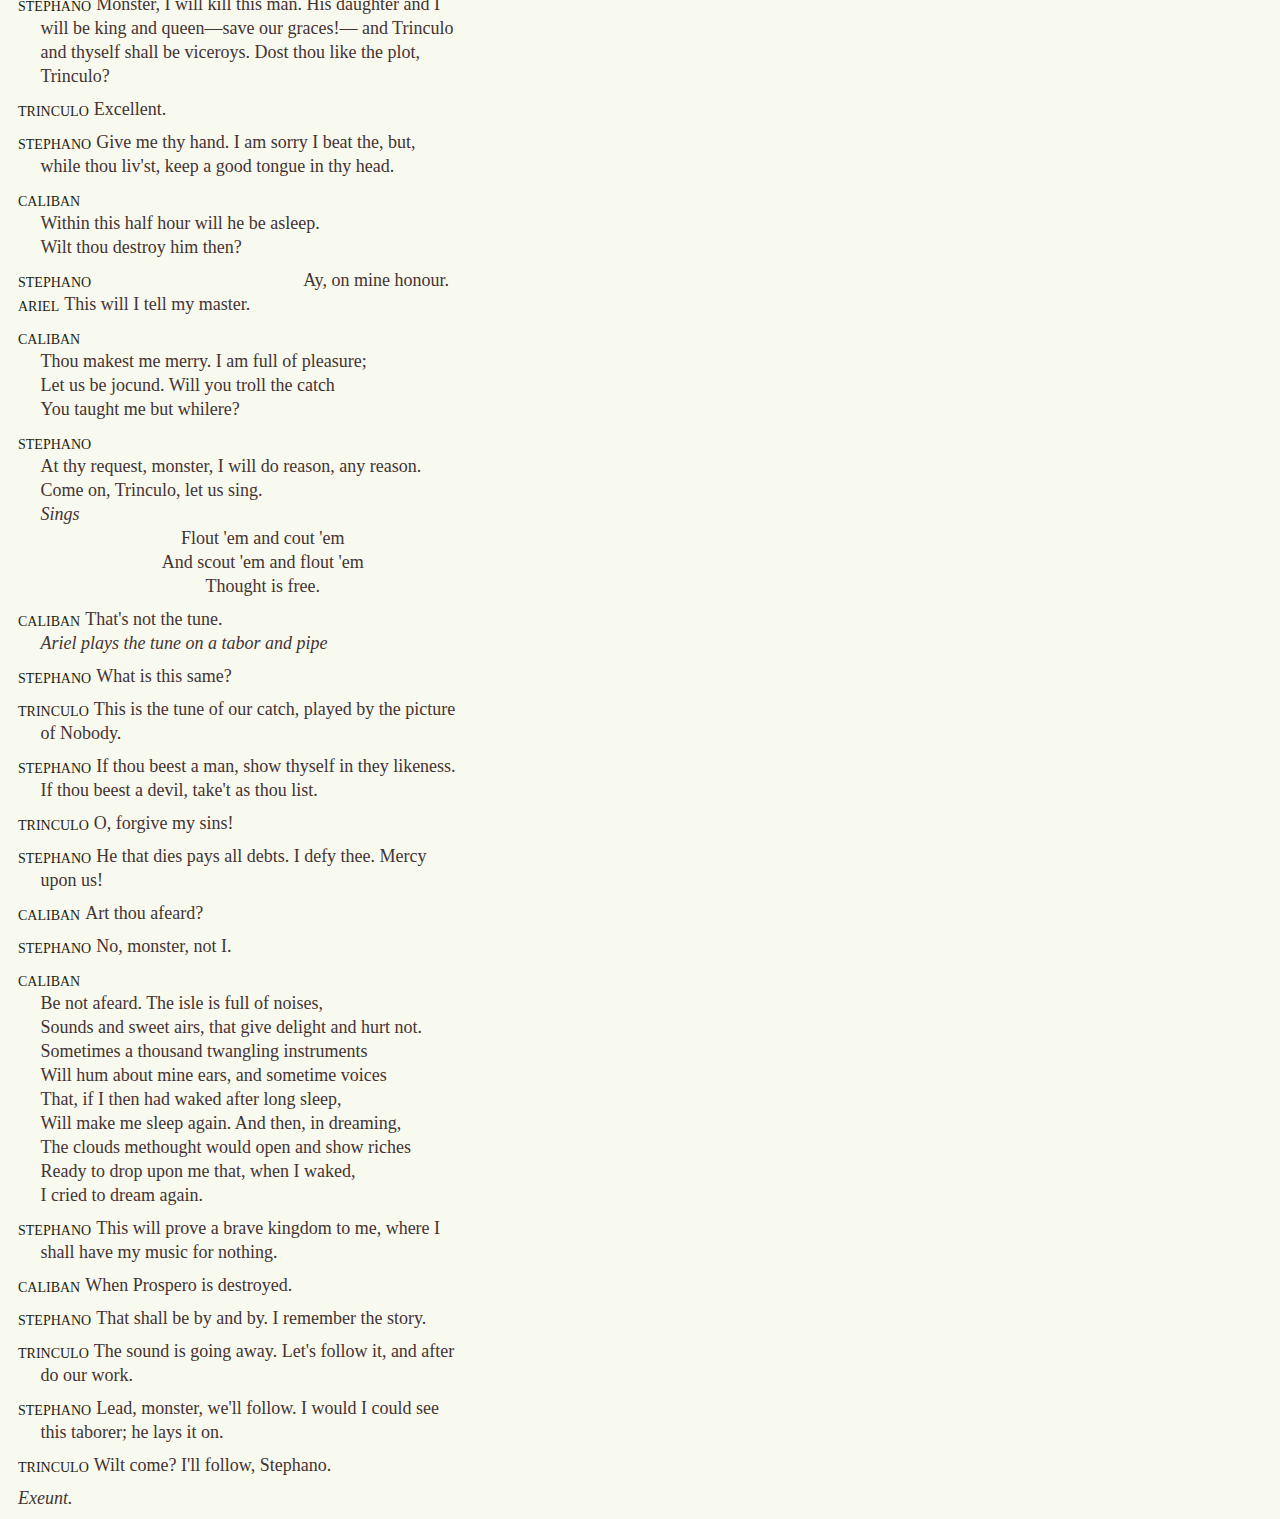
<file: step-03-mobile-first-rwd/tempest.html>
<!doctype html>
<html>
<head>
  <meta charset="utf-8">
  <meta name="viewport" content="width=device-width,initial-scale=1">
  <link rel="stylesheet" href="styles.css" />
  <title>The Tempest: Act 3, Sc. 2 | Shakespeare</title>
</head>
<body>

<section>
  <header>
    <h1>The Tempest</h1>
    <h2>3.2</h2>
  </header>
</section>

<div class="content">

<section class="scene">

  <header>
    <h4 class="stage-direction">
      Enter <strong>Caliban</strong>, <strong>Stephano</strong>, and <strong>Trinculo</strong>
    </h4>
  </header>

  <dl>
    <dt>Stephano</dt>
    <dd>
      <em class="stage-direction">(To <strong>Trinculo</strong>)</em>
      <span class="prose line">Tell not me; when the butt is out, we</span>
      <span class="prose line">will drink water; not a drop before: therefore bear up, and</span>
      <span class="prose line">board 'em. Servant-monster, drink to me.</span>
    </dd>

    <dt>Trinculo</dt>
    <dd>
      <span class="prose line">Servant-monster! the folly of this island! They</span>
      <span class="prose line">say there's but five upon this isle: we are three of them;</span>
      <span class="prose line">if th' other two be brained like us, the state totters.</span>
    </dd>

    <dt>Stephano</dt>
    <dd>
      <span class="prose line">Drink, servant-monster, when I bid thee: thy</span>
      <span class="prose line">eyes are almost set in thy head.</span>
    </dd>

    <dt>Trinculo</dt>
    <dd>
      <span class="prose line">Where should they be set else? he were a brave</span>
      <span class="prose line">monster indeed, if they were set in his tail.</span>
    </dd>

    <dt>Stephano</dt>
    <dd>
      <span class="prose line">My man-monster hath drown'd his tongue in</span>
      <span class="prose line">sack: for my part, the sea cannot drown me; I swam, ere</span>
      <span class="prose line">I could recover the shore, five and thirty leagues off and</span>
      <span class="prose line">on. By this light, thou shalt be my lieutenant, monster, or</span>
      <span class="prose line">my standard.</span>
    </dd>

    <dt>Trinculo</dt>
    <dd>
      <span class="prose line">Your lieutenant, if you list; he's no standard.</span>
    </dd>

    <dt>Stephano</dt>
    <dd>
      <span class="prose line">We'll not run, Monsieur Monster.</span>
    </dd>

    <dt>Trinculo</dt>
    <dd>
      <span class="prose line">Nor go neither; but you'll lie like dogs and yet</span>
      <span class="prose line">say nothing neither.</span>
    </dd>

    <dt>Stephano</dt>
      <dd>
        <span class="prose line">Moon-calf, speak once in thy life, if thou beest a</span>
        <span class="prose line">good moon-calf.</span>
      </dd>

    <dt>Caliban</dt>
      <dd>
        <span class="prose line">How does thy honour? Let me lick thy shoe. I'll</span>
        <span class="prose line">not serve him; he's not valiant.</span>
      </dd>

    <dt>Trinculo</dt>
      <dd>
        <span class="prose line">Thou liest, most ignorant monster: I am in case</span>
        <span class="prose line">to jostle a constable. Why, thou deboshed fish thou, was</span>
        <span class="prose line">there ever man a coward that hath drunk so much sack</span>
        <span class="prose line">as I to-day? Wilt thou tell a monstrous lie, being but half</span>
        <span class="prose line">a fish and half a monster?</span>
      </dd>
      
    <dt>Caliban</dt>
      <dd>
        <span class="line prose">Lo, how he mocks me! Wilt thou let him, my lord?</span>
      </dd>

    <dt>Trinculo</dt>
      <dd>
        <span class="line prose">'Lord' quoth he! What a monster should be such</span>
        <span class="line prose">a natural!</span>
      </dd>


    <dt>Caliban</dt>
      <dd>
        <span class="line prose">Lo, lo, again! Bite him to death, I prithee.</span>
      </dd>

    <dt>Stephano</dt>
      <dd>
        <span class="line prose">Trinculo, keep a good tongue in your head: if you</span>
        <span class="line prose">prove a mutineer&mdash;the next tree! The poor monster's my</span>
        <span class="line prose">subject and he shall not suffer ingidnity.</span>
      </dd>

    <dt>Caliban</dt>
      <dd>
        <span class="line prose">I thank my noble lord. Wilt thou be pleased to</span>
        <span class="line prose">hearken once again to the suit I made to thee?</span>
      </dd>

    <dt>Stephano</dt>
      <dd>
        <span class="line prose">Marry, will I kneel and repeat it; I will stand,</span>
        <span class="line prose">and so shall Trinculo.</span>
        <span class="stage-direction">Enter <strong>Ariel</strong>, invisible</span>
      </dd>

    <dt>Caliban</dt>
      <dd>
        <span class="line prose">As I told thee before, I am subject to a tyrant, a</span>
        <span class="line prose">sorcerer, that by his cunning hath cheated me of the</span>
        <span class="line prose">island.</span>
      </dd>

    <dt>Ariel</dt>
      <dd>
        <span class="line prose">Thou liest.</span>
      </dd>

    <dt>Caliban</dt>
      <dd>
        <span class="line prose">Thou liest, thou jesting monkey, thou!</span>
        <span class="line prose">I would my valiant master would destroy thee! I do not</span>
        <span class="line prose">lie.</span>
      </dd>

    <dt>Stephano</dt>
      <dd>
        <span class="line prose">Trinculo, if you trouble him any more in's tale,</span>
        <span class="line prose">by this hand, I will supplant some of your teeth.</span>
      </dd>

    <dt>Trinculo</dt>
      <dd>
        <span class="line prose">Why, I said nothing.</span>
      </dd>

    <dt>Stephano</dt>
      <dd>
        <span class="line prose">Mum, then, and no more. Proceed.</span>
      </dd>

    <dt>Caliban</dt>
      <dd>
        <span class="line verse">I say, by sorcery he got this isle;</span>
        <span class="line verse">From me he got it. If thy greatness will</span>
        <span class="line verse">Revenge it on him&mdash;for I know thou darest,</span>
        <span class="line verse">But this one thing dare not&mdash;</span>
      </dd>

    <dt>Stephano</dt>
      <dd>
        <span class="line prose">That's most certain.</span>
      </dd>

    <dt>Caliban</dt>
      <dd>
        <span class="line prose">Thou shalt be lord of it and I'll serve thee.</span>
      </dd>

    <dt>Stephano</dt>
      <dd>
        <span class="line prose">How now shall this be compassed? Canst thou</span>
        <span class="line prose">bring me to the party?</span>
      </dd>

    <dt>Caliban</dt>
      <dd>
        <span class="line verse">Yea, yeah, my lord. I'll yield him thee asleep,</span>
        <span class="line verse">Where thou mayst knock a nail into his bead.</span>
      </dd>

    <dt>Ariel</dt>
      <dd>
        <span class="line prose">Thou liest; thou canst not.</span>
      </dd>

    <dt>Caliban</dt>
      <dd>
        <span class="line verse">What a pied ninny's this! Thou scurvy patch!</span>
        <span class="line verse">I do beseech thy greatness, give him blows</span>
        <span class="line verse">And take his bottle from him. When that's gone</span>
        <span class="line verse">he shall drink nought but brine, for I'll not show him</span>
        <span class="line verse">Where the quick freshes are.</span>
      </dd>

    <dt>Stephano</dt>
      <dd>
        <span class="line prose">Trinculo, run into no further danger. Interrupt</span>
        <span class="line prose">the monster one more word further, and, by this hand, I'll turn</span>
        <span class="line prose">my mercy out o' doors and make a stockfish of thee.</span>
      </dd>

    <dt>Trinculo</dt>
      <dd>
        <span class="line prose">Why, what did I? I did nothing. I'll go farther off.</span>
      </dd>

    <dt>Stephano</dt>
      <dd>
        <span class="line prose">Didst thou not say he lied?</span>
      </dd>

    <dt>Ariel</dt>
      <dd>
        <span class="line prose">Thou liest.</span>
      </dd>

    <dt>Stephano</dt>
      <dd>
        <span class="line prose">Do I so. Take thou that! <em class="stage-direction">(Beats <strong>Trinculo</strong>)</em> As you</span>
        <span class="line prose">like this, give me the lie another time.</span>
      </dd>

    <dt>Trinculo</dt>
      <dd>
        <span class="line prose">I did not give the lie. Out o' your wits and bearing</span>
        <span class="line prose">too? A pox o' your bottle! This can sack and drinking do.</span>
        <span class="line prose">A murrain on your monster, and the devil take your</span>
        <span class="line prose">fingers!</span>
      </dd>

    <dt>Caliban</dt>
      <dd>
        <span class="line prose">Ha, ha, ha!</span>
      </dd>

    <dt>Stephano</dt>
      <dd>
        <span class="line prose">Now, forward with your tale.</span>
        <span class="line prose">Prithee, stand farther off.</span>
      </dd>

    <dt>Caliban</dt>
      <dd>
        <span class="line verse">Beat him enough. After a little time</span>
        <span class="line verse">I'll beat him too.</span>
      </dd>

    <dt>Stephano</dt>
      <dd>
        <span class="line prose">Stand farther. Come, proceed.</span>
      </dd>

    <dt>Caliban</dt>
      <dd>
        <span class="line verse">Why, as I told thee, 'tis a custom with him,</span>
        <span class="line verse">I' th' afternoon to sleep. There thou mayst brain him,</span>
        <span class="line verse">Having first seized his books, or with a log</span>
        <span class="line verse">Batter his skull, or paunch him with a stake,</span>
        <span class="line verse">Or cut his weasand with thy knife. Remember</span>
        <span class="line verse">First to possess his books; for without them</span>
        <span class="line verse">He's but a sot, as I am, nor hath not</span>
        <span class="line verse">One spirit to command&mdash;they all do hate him</span>
        <span class="line verse">as rootedly as I. Burn but his books.</span>
        <span class="line verse">He has brave utensils, for so he calls them,</span>
        <span class="line verse">Which when he has a house, he'll deck withal.</span>
        <span class="line verse">And that most deeply to consider is</span>
        <span class="line verse">The beauty of his daughter. He himself</span>
        <span class="line verse">Calls her a nonpareil. I never saw a woman</span>
        <span class="line verse">But only Sycorax, my dam, and she;</span>
        <span class="line verse">But she as far surpasseth Sycorax</span>
        <span class="line verse">As great'st does least.</span>
      </dd>

    <dt>Stephano</dt>
      <dd>
        <span class="verse verse-end">Is it so brave a lass?</span>
      </dd>

    <dt>Caliban</dt>
      <dd>
        <span class="line verse">Ay, lord. She will become thy bed, I warrant.</span>
        <span class="line verse">And bring thee forth brave brood.</span>
      </dd>

    <dt>Stephano</dt>
      <dd>
        <span class="line prose">Monster, I will kill this man. His daughter and I</span>
        <span class="line prose">will be king and queen&mdash;save our graces!&mdash; and Trinculo</span>
        <span class="line prose">and thyself shall be viceroys. Dost thou like the plot,</span>
        <span class="line prose">Trinculo?</span>
      </dd>

    <dt>Trinculo</dt>
      <dd>
        <span class="line prose">Excellent.</span>
      </dd>

    <dt>Stephano</dt>
      <dd>
        <span class="line prose">Give me thy hand. I am sorry I beat the, but,</span>
        <span class="line prose">while thou liv'st, keep a good tongue in thy head.</span>
      </dd>

    <dt>Caliban</dt>
      <dd>
        <span class="line verse">Within this half hour will he be asleep.</span>
        <span class="line verse">Wilt thou destroy him then?</span>
      </dd>

    <dt>Stephano</dt>
      <dd>
        <span class="verse verse-end">Ay, on mine honour.</span>
      </dd>

    <dt>Ariel</dt>
      <dd>
        <span class="line prose">This will I tell my master.</span>
      </dd>

    <dt>Caliban</dt>
      <dd>
        <span class="line verse">Thou makest me merry. I am full of pleasure;</span>
        <span class="line verse">Let us be jocund. Will you troll the catch</span>
        <span class="line verse">You taught me but whilere?</span>
      </dd>

    <dt>Stephano</dt>
      <dd>
        <span class="line verse">At thy request, monster, I will do reason, any reason.</span>
        <span class="line verse">Come on, Trinculo, let us sing.</span>
        <span class="stage-direction">Sings</span>
        <span class="line song">Flout 'em and cout 'em</span>
        <span class="line song">And scout 'em and flout 'em</span>
        <span class="line song">Thought is free.</span>
      </dd>

    <dt>Caliban</dt>
      <dd>
        <span class="line prose">That's not the tune.</span>
        <span class="stage-direction">Ariel plays the tune on a tabor and pipe</span>
      </dd>

    <dt>Stephano</dt>
      <dd>
        <span class="line prose">What is this same?</span>
      </dd>

    <dt>Trinculo</dt>
      <dd>
        <span class="line prose">This is the tune of our catch, played by the picture</span>
        <span class="line prose">of Nobody.</span>
      </dd>

    <dt>Stephano</dt>
      <dd>
        <span class="line prose">If thou beest a man, show thyself in they likeness.</span>
        <span class="line prose">If thou beest a devil, take't as thou list.</span>
      </dd>

    <dt>Trinculo</dt>
      <dd>
        <span class="line prose">O, forgive my sins!</span>
      </dd>

    <dt>Stephano</dt>
      <dd>
        <span class="line prose">He that dies pays all debts. I defy thee. Mercy</span>
        <span class="line prose">upon us!</span>
      </dd>

    <dt>Caliban</dt>
      <dd>
        <span class="line prose">Art thou afeard?</span>
      </dd>

    <dt>Stephano</dt>
      <dd>
        <span class="line prose">No, monster, not I.</span>
      </dd>

    <dt>Caliban</dt>
      <dd>
        <span class="line verse">Be not afeard. The isle is full of noises,</span>
        <span class="line verse">Sounds and sweet airs, that give delight and hurt not.</span>
        <span class="line verse">Sometimes a thousand twangling instruments</span>
        <span class="line verse">Will hum about mine ears, and sometime voices</span>
        <span class="line verse">That, if I then had waked after long sleep,</span>
        <span class="line verse">Will make me sleep again. And then, in dreaming,</span>
        <span class="line verse">The clouds methought would open and show riches</span>
        <span class="line verse">Ready to drop upon me that, when I waked,</span>
        <span class="line verse">I cried to dream again.</span>
      </dd>

    <dt>Stephano</dt>
      <dd>
        <span class="line prose">This will prove a brave kingdom to me, where I</span>
        <span class="line prose">shall have my music for nothing.</span>
      </dd>

    <dt>Caliban</dt>
      <dd>
        <span class="line prose">When Prospero is destroyed.</span>
      </dd>

    <dt>Stephano</dt>
      <dd>
        <span class="line prose">That shall be by and by. I remember the story.</span>
      </dd>

    <dt>Trinculo</dt>
      <dd>
        <span class="line prose">The sound is going away. Let's follow it, and after</span>
        <span class="line prose">do our work.</span>
      </dd>

    <dt>Stephano</dt>
      <dd>
        <span class="line prose">Lead, monster, we'll follow. I would I could see</span>
        <span class="line prose">this taborer; he lays it on.</span>
      </dd>

    <dt>Trinculo</dt>
      <dd>
        <span class="line prose">Wilt come? I'll follow, Stephano.</span>
      </dd>
  </dl>

  <h4 class="stage-direction">Exeunt.</h4>

</section>

<section class="illustrations">
  <figure>
    <img src="woodcut.jpg" alt="A woodcut of a tempest" />
    <figcaption>An 18th-century woodcut of a tempest</figcaption>
  </figure>
</section>

</div>
</body>
</html>
</file>
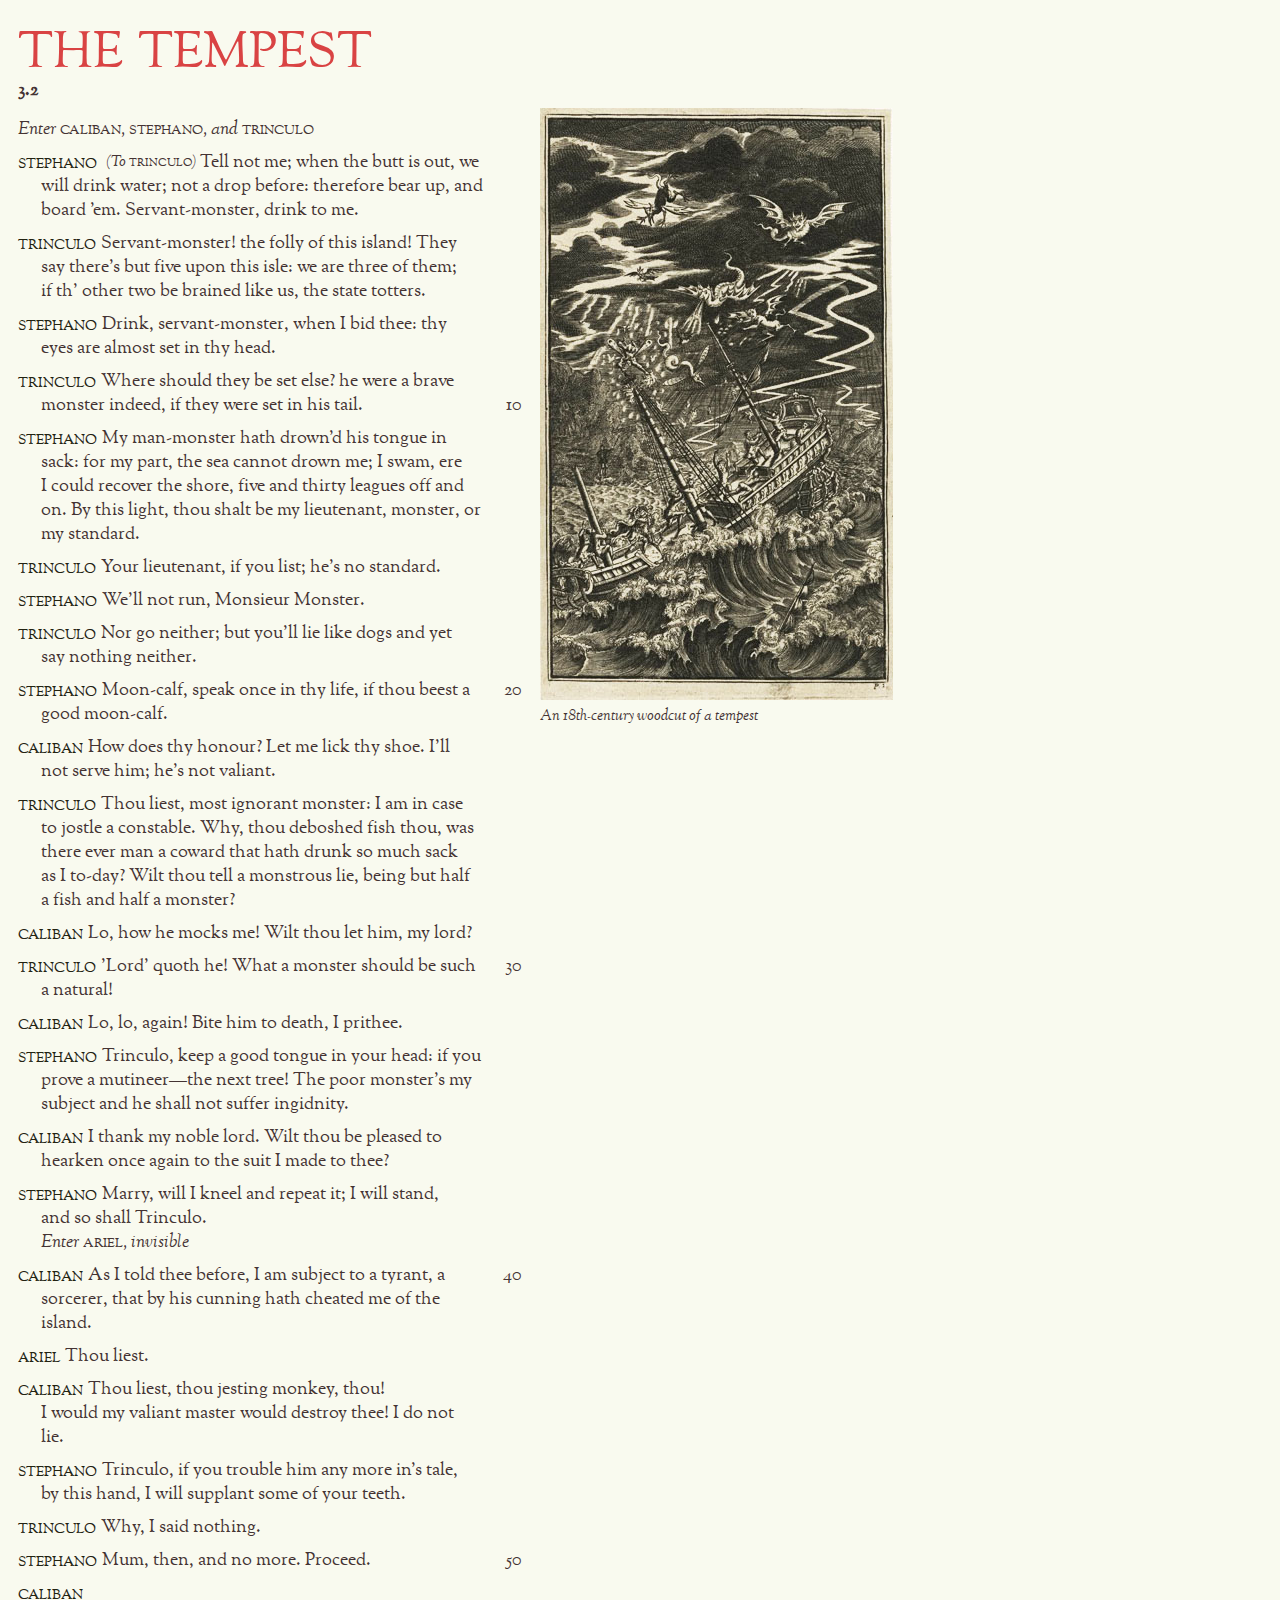
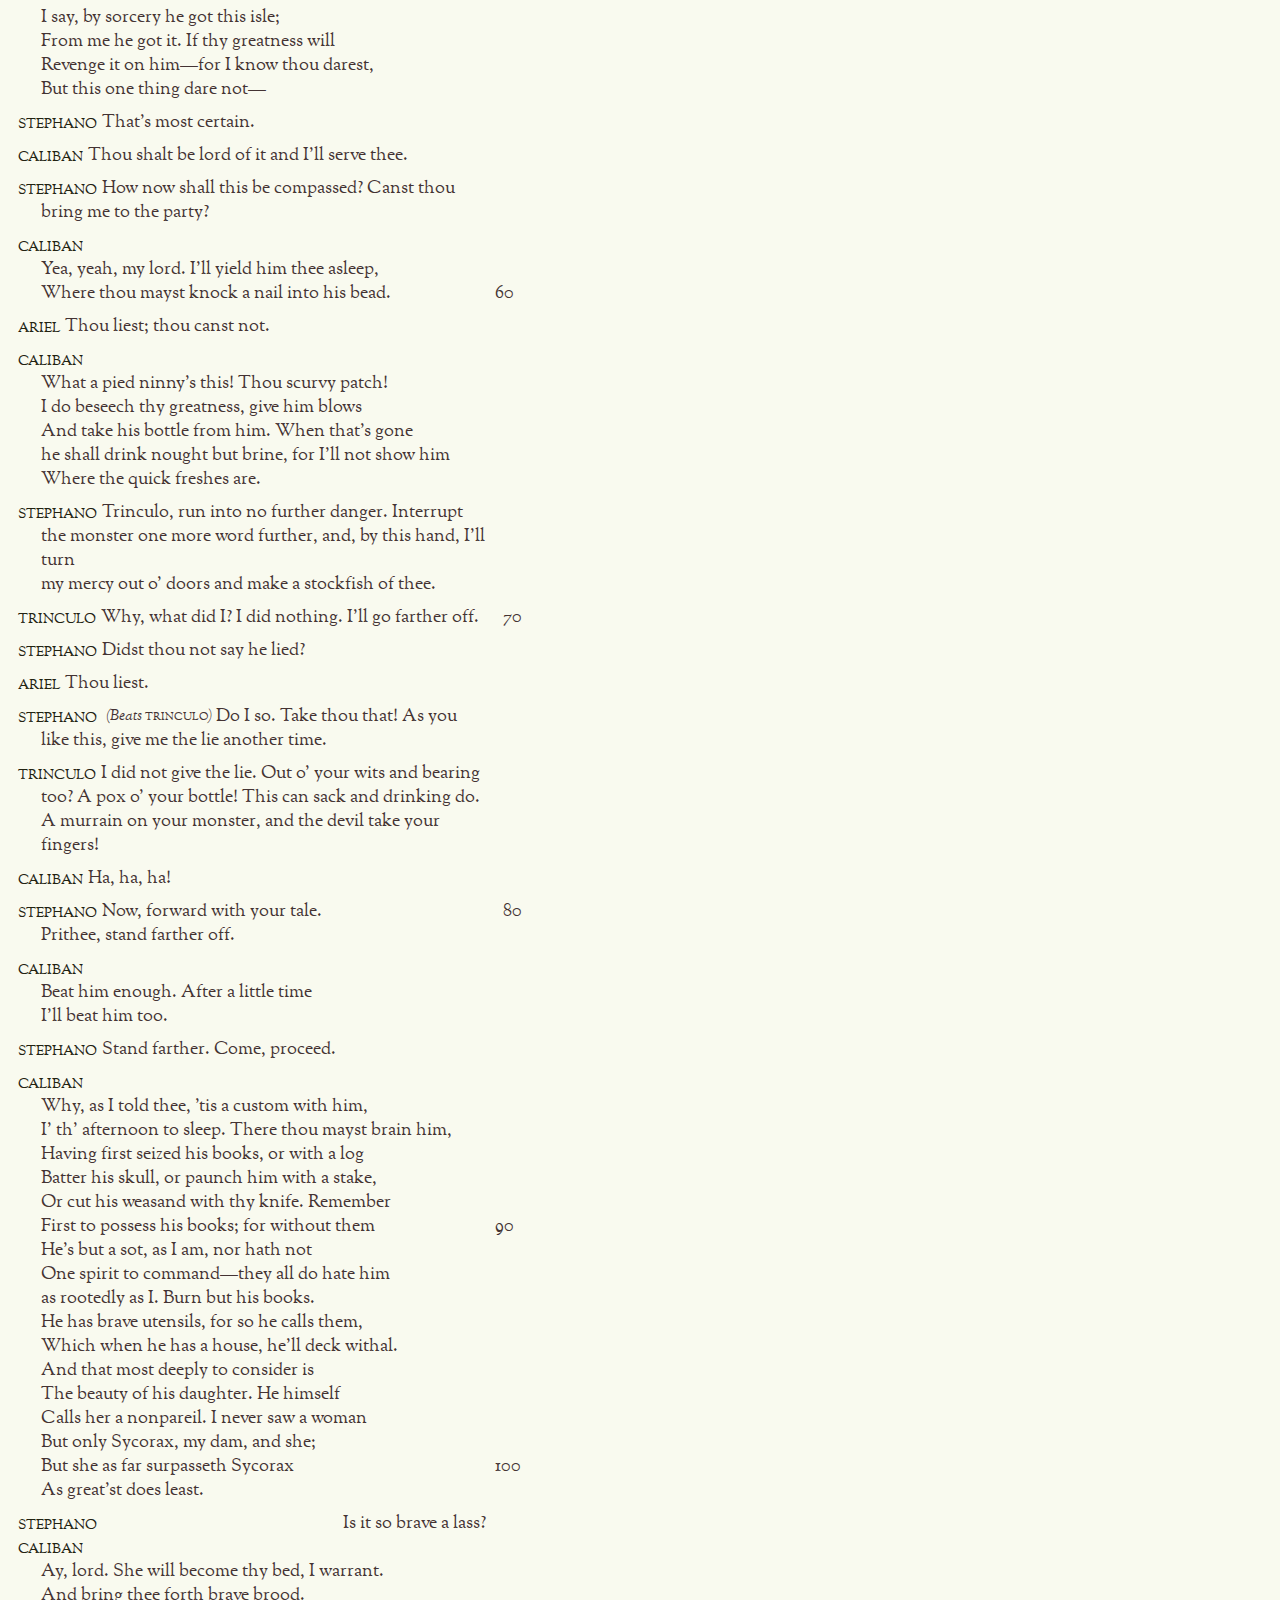
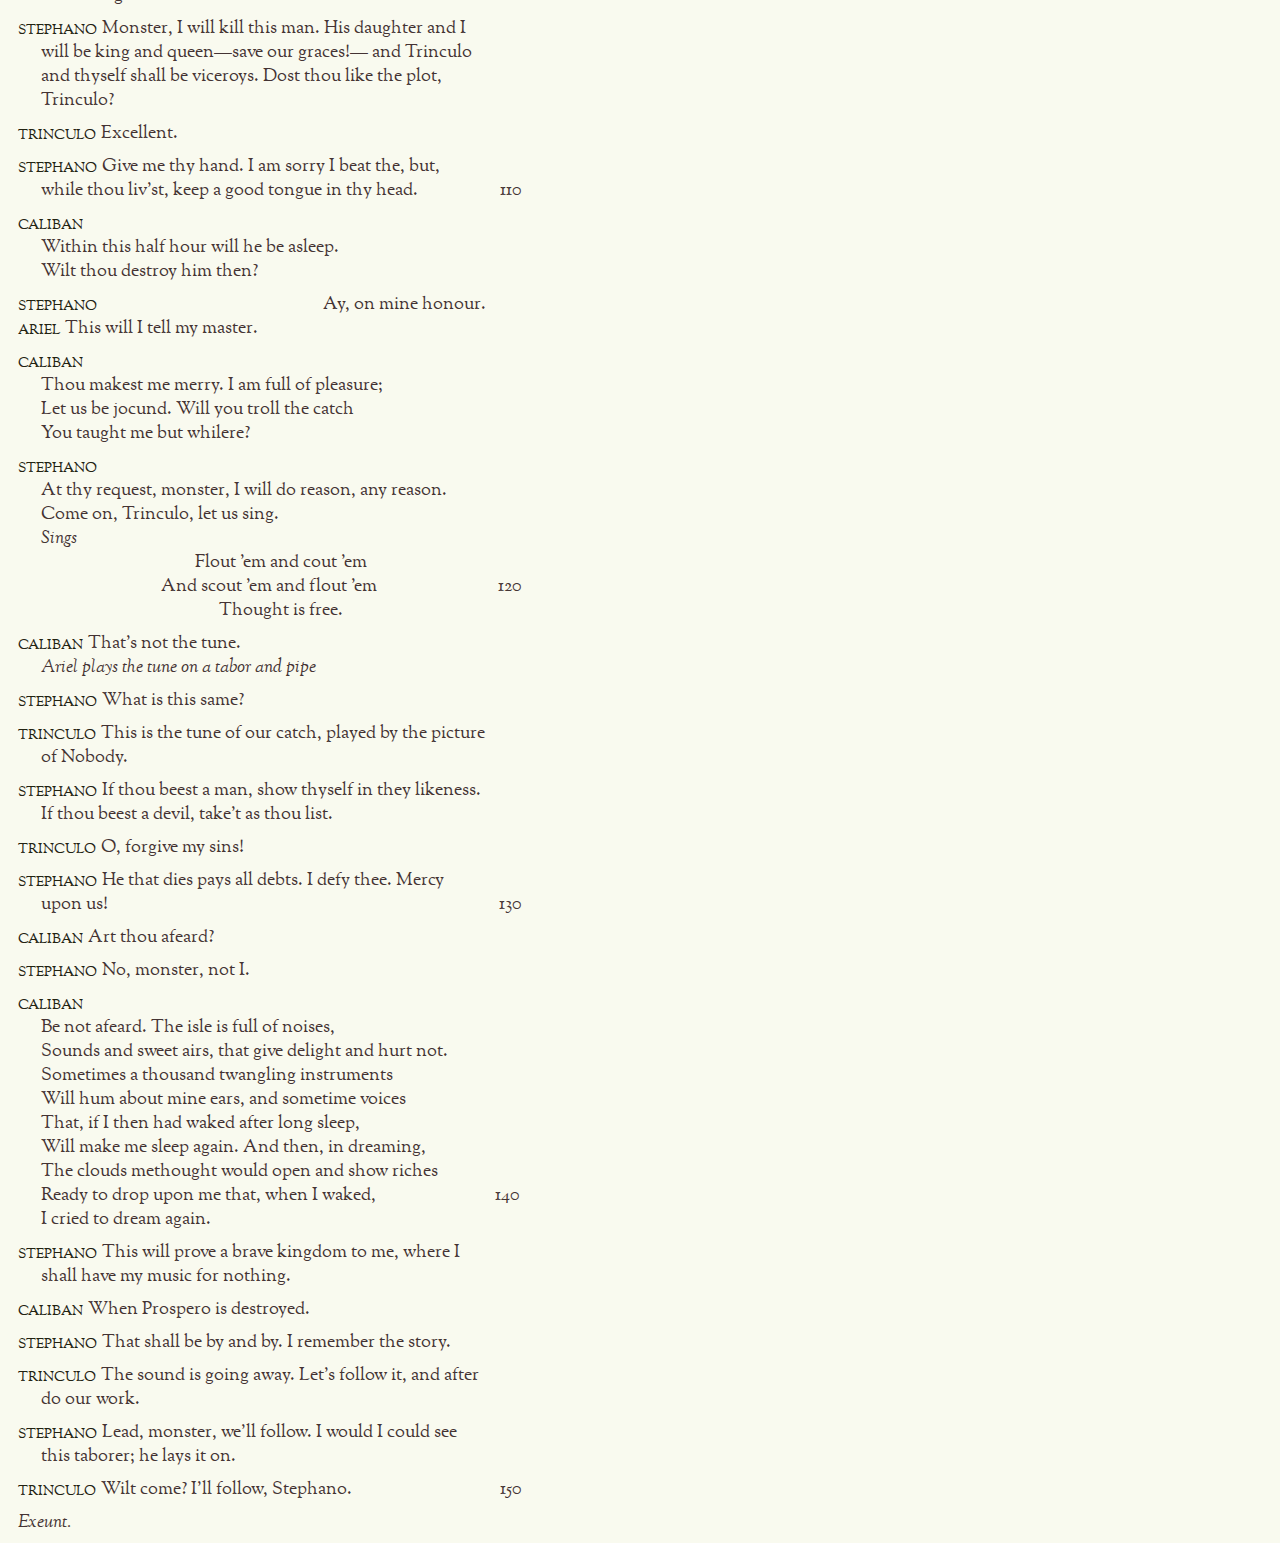
<file: step-04-enhance-and-polyfill/tempest.html>
<!doctype html>
<html>
<head>
  <meta charset="utf-8">
  <meta name="viewport" content="width=device-width,initial-scale=1">
  <script src="Modernizr.js"></script>
  <script>
  Modernizr.load([
    {
      test:       Modernizr.mq('only all and (min-width:50em)') && Modernizr.generatedcontent,
      yep:        '//ajax.googleapis.com/ajax/libs/jquery/1.7.2/jquery.min.js',
      callback:   function(url, result, key) {
        $(document).ready(function() { 
          $('html.generatedcontent span.line').filter(function(index) {
            return (((index + 1) % 10 == 0) && index > 0);
          }).addClass('line-number');
        });
      }
    }
  ]);
  </script>
  <link rel="stylesheet" href="styles.css" />
  <!--[if (lt IE 9) & (!IEMobile)]>
  <link rel="stylesheet" type="text/css" href="ie.css" media="all" />
  <![endif]-->
  <title>The Tempest: Act 3, Sc. 2 | Shakespeare</title>
</head>
<body>

<section>
  <header>
    <h1>The Tempest</h1>
    <h2>3.2</h2>
  </header>
</section>

<div class="content">

<section class="scene">

  <header>
    <h4 class="stage-direction">
      Enter <strong>Caliban</strong>, <strong>Stephano</strong>, and <strong>Trinculo</strong>
    </h4>
  </header>

  <dl>
    <dt>Stephano</dt>
    <dd>
      <em class="stage-direction">(To <strong>Trinculo</strong>)</em>
      <span class="prose line">Tell not me; when the butt is out, we</span>
      <span class="prose line">will drink water; not a drop before: therefore bear up, and</span>
      <span class="prose line">board 'em. Servant-monster, drink to me.</span>
    </dd>

    <dt>Trinculo</dt>
    <dd>
      <span class="prose line">Servant-monster! the folly of this island! They</span>
      <span class="prose line">say there's but five upon this isle: we are three of them;</span>
      <span class="prose line">if th' other two be brained like us, the state totters.</span>
    </dd>

    <dt>Stephano</dt>
    <dd>
      <span class="prose line">Drink, servant-monster, when I bid thee: thy</span>
      <span class="prose line">eyes are almost set in thy head.</span>
    </dd>

    <dt>Trinculo</dt>
    <dd>
      <span class="prose line">Where should they be set else? he were a brave</span>
      <span class="prose line">monster indeed, if they were set in his tail.</span>
    </dd>

    <dt>Stephano</dt>
    <dd>
      <span class="prose line">My man-monster hath drown'd his tongue in</span>
      <span class="prose line">sack: for my part, the sea cannot drown me; I swam, ere</span>
      <span class="prose line">I could recover the shore, five and thirty leagues off and</span>
      <span class="prose line">on. By this light, thou shalt be my lieutenant, monster, or</span>
      <span class="prose line">my standard.</span>
    </dd>

    <dt>Trinculo</dt>
    <dd>
      <span class="prose line">Your lieutenant, if you list; he's no standard.</span>
    </dd>

    <dt>Stephano</dt>
    <dd>
      <span class="prose line">We'll not run, Monsieur Monster.</span>
    </dd>

    <dt>Trinculo</dt>
    <dd>
      <span class="prose line">Nor go neither; but you'll lie like dogs and yet</span>
      <span class="prose line">say nothing neither.</span>
    </dd>

    <dt>Stephano</dt>
      <dd>
        <span class="prose line">Moon-calf, speak once in thy life, if thou beest a</span>
        <span class="prose line">good moon-calf.</span>
      </dd>

    <dt>Caliban</dt>
      <dd>
        <span class="prose line">How does thy honour? Let me lick thy shoe. I'll</span>
        <span class="prose line">not serve him; he's not valiant.</span>
      </dd>

    <dt>Trinculo</dt>
      <dd>
        <span class="prose line">Thou liest, most ignorant monster: I am in case</span>
        <span class="prose line">to jostle a constable. Why, thou deboshed fish thou, was</span>
        <span class="prose line">there ever man a coward that hath drunk so much sack</span>
        <span class="prose line">as I to-day? Wilt thou tell a monstrous lie, being but half</span>
        <span class="prose line">a fish and half a monster?</span>
      </dd>
      
    <dt>Caliban</dt>
      <dd>
        <span class="line prose">Lo, how he mocks me! Wilt thou let him, my lord?</span>
      </dd>

    <dt>Trinculo</dt>
      <dd>
        <span class="line prose">'Lord' quoth he! What a monster should be such</span>
        <span class="line prose">a natural!</span>
      </dd>


    <dt>Caliban</dt>
      <dd>
        <span class="line prose">Lo, lo, again! Bite him to death, I prithee.</span>
      </dd>

    <dt>Stephano</dt>
      <dd>
        <span class="line prose">Trinculo, keep a good tongue in your head: if you</span>
        <span class="line prose">prove a mutineer&mdash;the next tree! The poor monster's my</span>
        <span class="line prose">subject and he shall not suffer ingidnity.</span>
      </dd>

    <dt>Caliban</dt>
      <dd>
        <span class="line prose">I thank my noble lord. Wilt thou be pleased to</span>
        <span class="line prose">hearken once again to the suit I made to thee?</span>
      </dd>

    <dt>Stephano</dt>
      <dd>
        <span class="line prose">Marry, will I kneel and repeat it; I will stand,</span>
        <span class="line prose">and so shall Trinculo.</span>
        <span class="stage-direction">Enter <strong>Ariel</strong>, invisible</span>
      </dd>

    <dt>Caliban</dt>
      <dd>
        <span class="line prose">As I told thee before, I am subject to a tyrant, a</span>
        <span class="line prose">sorcerer, that by his cunning hath cheated me of the</span>
        <span class="line prose">island.</span>
      </dd>

    <dt>Ariel</dt>
      <dd>
        <span class="line prose">Thou liest.</span>
      </dd>

    <dt>Caliban</dt>
      <dd>
        <span class="line prose">Thou liest, thou jesting monkey, thou!</span>
        <span class="line prose">I would my valiant master would destroy thee! I do not</span>
        <span class="line prose">lie.</span>
      </dd>

    <dt>Stephano</dt>
      <dd>
        <span class="line prose">Trinculo, if you trouble him any more in's tale,</span>
        <span class="line prose">by this hand, I will supplant some of your teeth.</span>
      </dd>

    <dt>Trinculo</dt>
      <dd>
        <span class="line prose">Why, I said nothing.</span>
      </dd>

    <dt>Stephano</dt>
      <dd>
        <span class="line prose">Mum, then, and no more. Proceed.</span>
      </dd>

    <dt>Caliban</dt>
      <dd>
        <span class="line verse">I say, by sorcery he got this isle;</span>
        <span class="line verse">From me he got it. If thy greatness will</span>
        <span class="line verse">Revenge it on him&mdash;for I know thou darest,</span>
        <span class="line verse">But this one thing dare not&mdash;</span>
      </dd>

    <dt>Stephano</dt>
      <dd>
        <span class="line prose">That's most certain.</span>
      </dd>

    <dt>Caliban</dt>
      <dd>
        <span class="line prose">Thou shalt be lord of it and I'll serve thee.</span>
      </dd>

    <dt>Stephano</dt>
      <dd>
        <span class="line prose">How now shall this be compassed? Canst thou</span>
        <span class="line prose">bring me to the party?</span>
      </dd>

    <dt>Caliban</dt>
      <dd>
        <span class="line verse">Yea, yeah, my lord. I'll yield him thee asleep,</span>
        <span class="line verse">Where thou mayst knock a nail into his bead.</span>
      </dd>

    <dt>Ariel</dt>
      <dd>
        <span class="line prose">Thou liest; thou canst not.</span>
      </dd>

    <dt>Caliban</dt>
      <dd>
        <span class="line verse">What a pied ninny's this! Thou scurvy patch!</span>
        <span class="line verse">I do beseech thy greatness, give him blows</span>
        <span class="line verse">And take his bottle from him. When that's gone</span>
        <span class="line verse">he shall drink nought but brine, for I'll not show him</span>
        <span class="line verse">Where the quick freshes are.</span>
      </dd>

    <dt>Stephano</dt>
      <dd>
        <span class="line prose">Trinculo, run into no further danger. Interrupt</span>
        <span class="line prose">the monster one more word further, and, by this hand, I'll turn</span>
        <span class="line prose">my mercy out o' doors and make a stockfish of thee.</span>
      </dd>

    <dt>Trinculo</dt>
      <dd>
        <span class="line prose">Why, what did I? I did nothing. I'll go farther off.</span>
      </dd>

    <dt>Stephano</dt>
      <dd>
        <span class="line prose">Didst thou not say he lied?</span>
      </dd>

    <dt>Ariel</dt>
      <dd>
        <span class="line prose">Thou liest.</span>
      </dd>

    <dt>Stephano</dt>
      <dd>
        <span class="line prose">Do I so. Take thou that! <em class="stage-direction">(Beats <strong>Trinculo</strong>)</em> As you</span>
        <span class="line prose">like this, give me the lie another time.</span>
      </dd>

    <dt>Trinculo</dt>
      <dd>
        <span class="line prose">I did not give the lie. Out o' your wits and bearing</span>
        <span class="line prose">too? A pox o' your bottle! This can sack and drinking do.</span>
        <span class="line prose">A murrain on your monster, and the devil take your</span>
        <span class="line prose">fingers!</span>
      </dd>

    <dt>Caliban</dt>
      <dd>
        <span class="line prose">Ha, ha, ha!</span>
      </dd>

    <dt>Stephano</dt>
      <dd>
        <span class="line prose">Now, forward with your tale.</span>
        <span class="line prose">Prithee, stand farther off.</span>
      </dd>

    <dt>Caliban</dt>
      <dd>
        <span class="line verse">Beat him enough. After a little time</span>
        <span class="line verse">I'll beat him too.</span>
      </dd>

    <dt>Stephano</dt>
      <dd>
        <span class="line prose">Stand farther. Come, proceed.</span>
      </dd>

    <dt>Caliban</dt>
      <dd>
        <span class="line verse">Why, as I told thee, 'tis a custom with him,</span>
        <span class="line verse">I' th' afternoon to sleep. There thou mayst brain him,</span>
        <span class="line verse">Having first seized his books, or with a log</span>
        <span class="line verse">Batter his skull, or paunch him with a stake,</span>
        <span class="line verse">Or cut his weasand with thy knife. Remember</span>
        <span class="line verse">First to possess his books; for without them</span>
        <span class="line verse">He's but a sot, as I am, nor hath not</span>
        <span class="line verse">One spirit to command&mdash;they all do hate him</span>
        <span class="line verse">as rootedly as I. Burn but his books.</span>
        <span class="line verse">He has brave utensils, for so he calls them,</span>
        <span class="line verse">Which when he has a house, he'll deck withal.</span>
        <span class="line verse">And that most deeply to consider is</span>
        <span class="line verse">The beauty of his daughter. He himself</span>
        <span class="line verse">Calls her a nonpareil. I never saw a woman</span>
        <span class="line verse">But only Sycorax, my dam, and she;</span>
        <span class="line verse">But she as far surpasseth Sycorax</span>
        <span class="line verse">As great'st does least.</span>
      </dd>

    <dt>Stephano</dt>
      <dd>
        <span class="verse verse-end">Is it so brave a lass?</span>
      </dd>

    <dt>Caliban</dt>
      <dd>
        <span class="line verse">Ay, lord. She will become thy bed, I warrant.</span>
        <span class="line verse">And bring thee forth brave brood.</span>
      </dd>

    <dt>Stephano</dt>
      <dd>
        <span class="line prose">Monster, I will kill this man. His daughter and I</span>
        <span class="line prose">will be king and queen&mdash;save our graces!&mdash; and Trinculo</span>
        <span class="line prose">and thyself shall be viceroys. Dost thou like the plot,</span>
        <span class="line prose">Trinculo?</span>
      </dd>

    <dt>Trinculo</dt>
      <dd>
        <span class="line prose">Excellent.</span>
      </dd>

    <dt>Stephano</dt>
      <dd>
        <span class="line prose">Give me thy hand. I am sorry I beat the, but,</span>
        <span class="line prose">while thou liv'st, keep a good tongue in thy head.</span>
      </dd>

    <dt>Caliban</dt>
      <dd>
        <span class="line verse">Within this half hour will he be asleep.</span>
        <span class="line verse">Wilt thou destroy him then?</span>
      </dd>

    <dt>Stephano</dt>
      <dd>
        <span class="verse verse-end">Ay, on mine honour.</span>
      </dd>

    <dt>Ariel</dt>
      <dd>
        <span class="line prose">This will I tell my master.</span>
      </dd>

    <dt>Caliban</dt>
      <dd>
        <span class="line verse">Thou makest me merry. I am full of pleasure;</span>
        <span class="line verse">Let us be jocund. Will you troll the catch</span>
        <span class="line verse">You taught me but whilere?</span>
      </dd>

    <dt>Stephano</dt>
      <dd>
        <span class="line verse">At thy request, monster, I will do reason, any reason.</span>
        <span class="line verse">Come on, Trinculo, let us sing.</span>
        <span class="stage-direction">Sings</span>
        <span class="line song">Flout 'em and cout 'em</span>
        <span class="line song">And scout 'em and flout 'em</span>
        <span class="line song">Thought is free.</span>
      </dd>

    <dt>Caliban</dt>
      <dd>
        <span class="line prose">That's not the tune.</span>
        <span class="stage-direction">Ariel plays the tune on a tabor and pipe</span>
      </dd>

    <dt>Stephano</dt>
      <dd>
        <span class="line prose">What is this same?</span>
      </dd>

    <dt>Trinculo</dt>
      <dd>
        <span class="line prose">This is the tune of our catch, played by the picture</span>
        <span class="line prose">of Nobody.</span>
      </dd>

    <dt>Stephano</dt>
      <dd>
        <span class="line prose">If thou beest a man, show thyself in they likeness.</span>
        <span class="line prose">If thou beest a devil, take't as thou list.</span>
      </dd>

    <dt>Trinculo</dt>
      <dd>
        <span class="line prose">O, forgive my sins!</span>
      </dd>

    <dt>Stephano</dt>
      <dd>
        <span class="line prose">He that dies pays all debts. I defy thee. Mercy</span>
        <span class="line prose">upon us!</span>
      </dd>

    <dt>Caliban</dt>
      <dd>
        <span class="line prose">Art thou afeard?</span>
      </dd>

    <dt>Stephano</dt>
      <dd>
        <span class="line prose">No, monster, not I.</span>
      </dd>

    <dt>Caliban</dt>
      <dd>
        <span class="line verse">Be not afeard. The isle is full of noises,</span>
        <span class="line verse">Sounds and sweet airs, that give delight and hurt not.</span>
        <span class="line verse">Sometimes a thousand twangling instruments</span>
        <span class="line verse">Will hum about mine ears, and sometime voices</span>
        <span class="line verse">That, if I then had waked after long sleep,</span>
        <span class="line verse">Will make me sleep again. And then, in dreaming,</span>
        <span class="line verse">The clouds methought would open and show riches</span>
        <span class="line verse">Ready to drop upon me that, when I waked,</span>
        <span class="line verse">I cried to dream again.</span>
      </dd>

    <dt>Stephano</dt>
      <dd>
        <span class="line prose">This will prove a brave kingdom to me, where I</span>
        <span class="line prose">shall have my music for nothing.</span>
      </dd>

    <dt>Caliban</dt>
      <dd>
        <span class="line prose">When Prospero is destroyed.</span>
      </dd>

    <dt>Stephano</dt>
      <dd>
        <span class="line prose">That shall be by and by. I remember the story.</span>
      </dd>

    <dt>Trinculo</dt>
      <dd>
        <span class="line prose">The sound is going away. Let's follow it, and after</span>
        <span class="line prose">do our work.</span>
      </dd>

    <dt>Stephano</dt>
      <dd>
        <span class="line prose">Lead, monster, we'll follow. I would I could see</span>
        <span class="line prose">this taborer; he lays it on.</span>
      </dd>

    <dt>Trinculo</dt>
      <dd>
        <span class="line prose">Wilt come? I'll follow, Stephano.</span>
      </dd>
  </dl>

  <h4 class="stage-direction">Exeunt.</h4>

</section>

<section class="illustrations">
  <figure>
    <img src="woodcut.jpg" alt="A woodcut of a tempest" />
    <figcaption>An 18th-century woodcut of a tempest</figcaption>
  </figure>
</section>

</div>
</body>
</html>
</file>
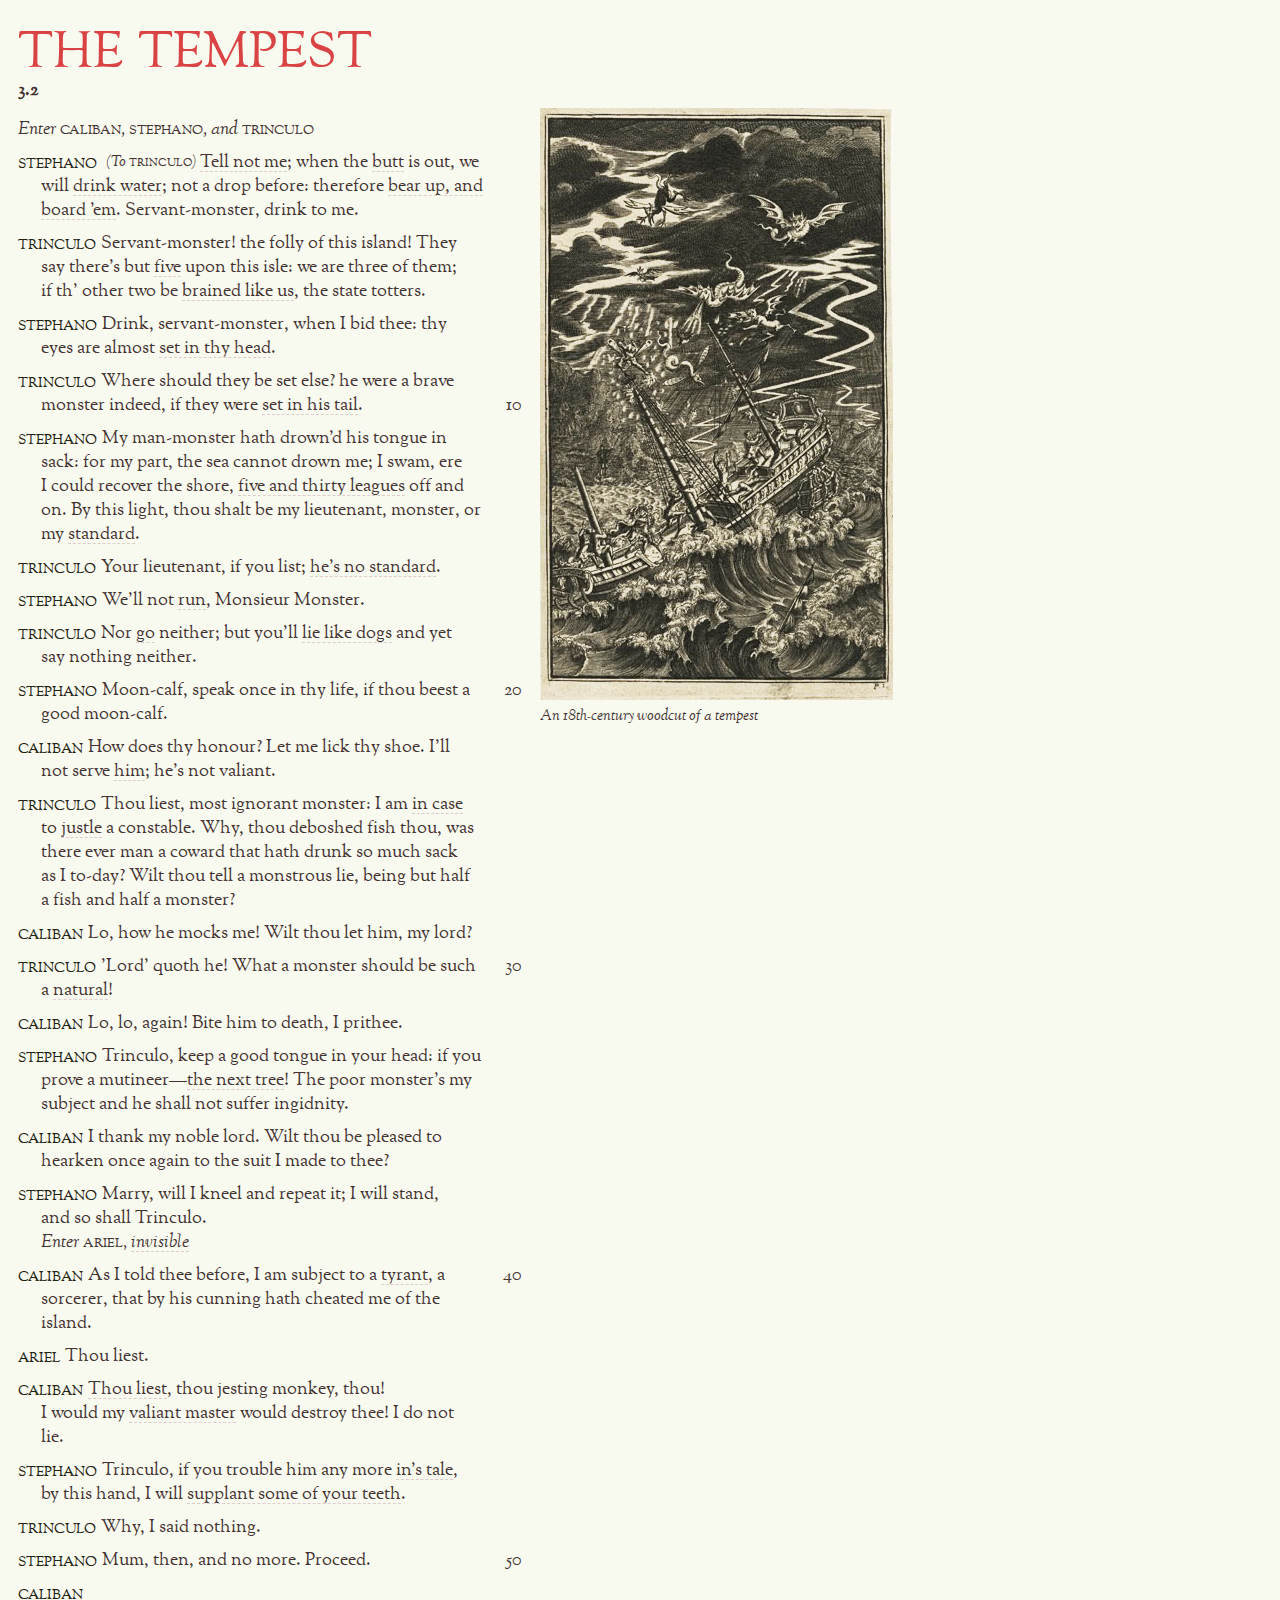
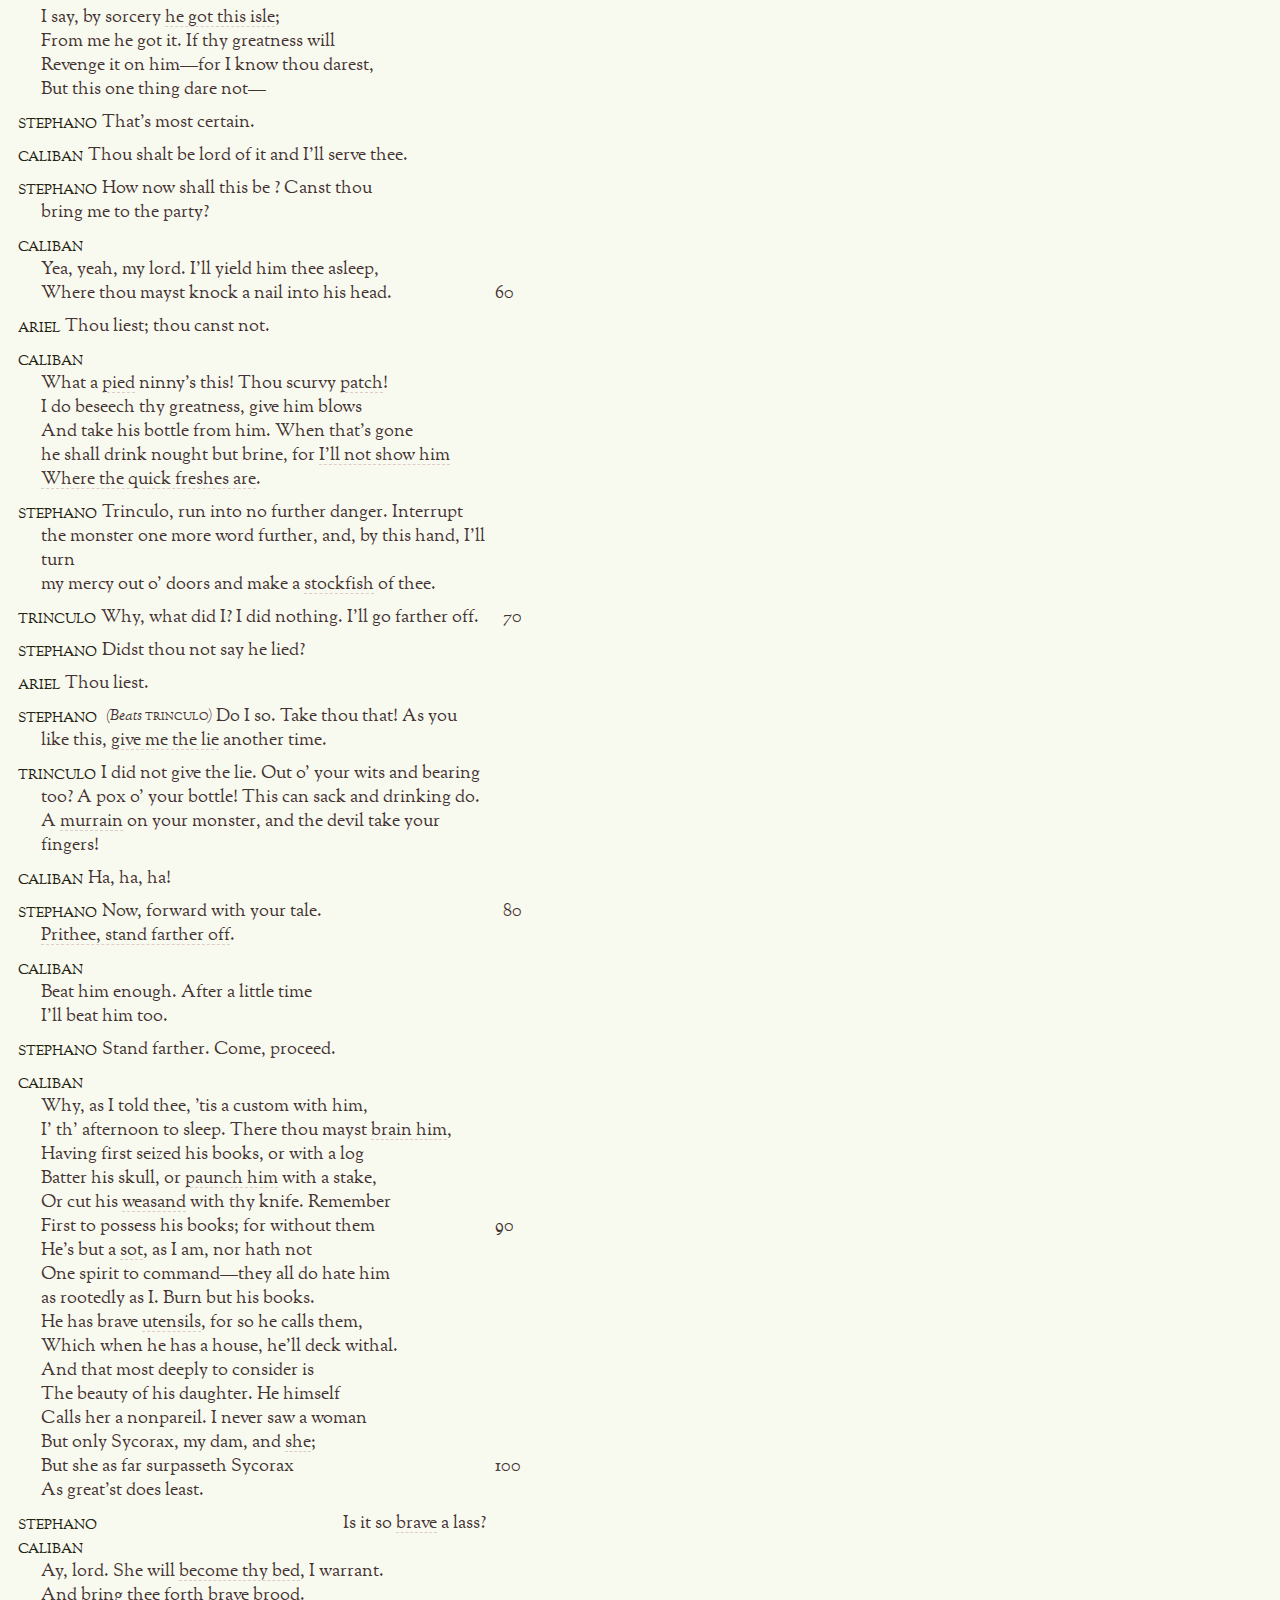
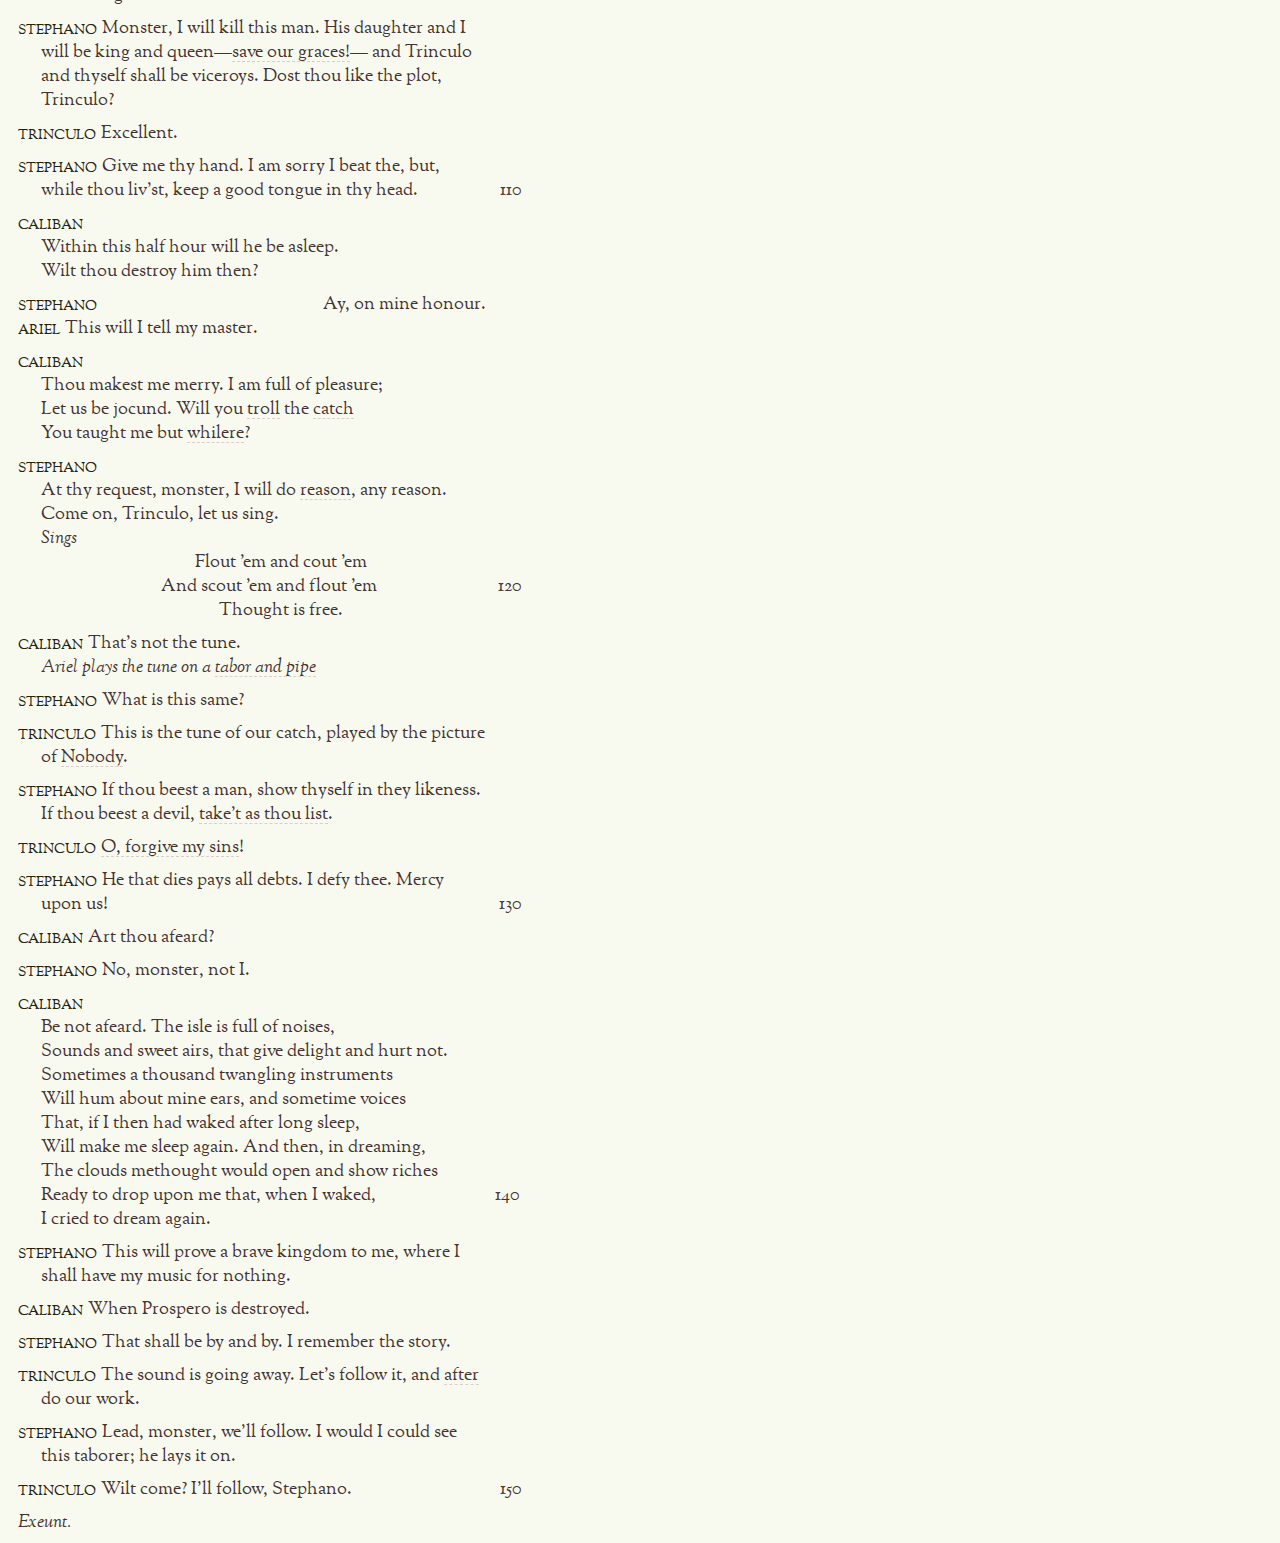
<file: step-05-interactivity/tempest.html>
<!doctype html>
<html>
<head>
  <meta charset="utf-8">
  <meta name="viewport" content="width=device-width,initial-scale=1">
  <script src="Modernizr.js"></script>
  <link rel="stylesheet" href="styles.css" />

  <!--[if (lt IE 9) & (!IEMobile)]>
  <link rel="stylesheet" type="text/css" href="ie.css" media="all" />
  <![endif]-->
  <title>The Tempest: Act 3, Sc. 2 | Shakespeare</title>
</head>
<body>

<section>
  <header>
    <h1>The Tempest</h1>
    <h2>3.2</h2>
  </header>
</section>

<div class="content">

<section class="scene">

  <header>
    <h4 class="stage-direction">
      Enter <strong>Caliban</strong>, <strong>Stephano</strong>, and <strong>Trinculo</strong>
    </h4>
  </header>

  <dl>
    <dt>Stephano</dt>
    <dd>
      <em class="stage-direction">(To <strong>Trinculo</strong>)</em>
      <span class="prose line"><span class="gloss" data-gloss="tell-not-me">Tell not me<sup>1</sup></span>; when the <span class="gloss" data-gloss="gloss-butt">butt<sup>2</sup></span> is out, we</span>
      <span class="prose line">will <span class="gloss" data-gloss="drink-water">drink water<sup>3</sup></span>; not a drop before: therefore <span class="gloss" data-gloss="bear-up">bear up, and</span></span>
      <span class="prose line"><span class="gloss" data-gloss="bear-up">board 'em<sup>4</sup></span>. Servant-monster, drink to me.</span>
    </dd>

    <dt>Trinculo</dt>
    <dd>
      <span class="prose line">Servant-monster! the folly of this island! They</span>
      <span class="prose line">say there's but <span class="gloss" data-gloss="five-upon">five<sup>5</sup></span> upon this isle: we are three of them;</span>
      <span class="prose line">if th' other two be <span class="gloss" data-gloss="brained">brained like us<sup>6</sup></span>, the state totters.</span>
    </dd>

    <dt>Stephano</dt>
    <dd>
      <span class="prose line">Drink, servant-monster, when I bid thee: thy</span>
      <span class="prose line">eyes are almost <span class="gloss" data-gloss="set-in-head">set in thy head<sup>7</sup></span>.</span>
    </dd>

    <dt>Trinculo</dt>
    <dd>
      <span class="prose line">Where should they be set else? he were a brave</span>
      <span class="prose line">monster indeed, if they were <span class="gloss" data-gloss="set-in-tail">set in his tail<sup>8</sup></span>.</span>
    </dd>

    <dt>Stephano</dt>
    <dd>
      <span class="prose line">My man-monster hath drown'd his tongue in</span>
      <span class="prose line">sack: for my part, the sea cannot drown me; I swam, ere</span>
      <span class="prose line">I could recover the shore, <span class="gloss" data-gloss="five-and-thirty">five and thirty leagues<sup>9</sup></span> off and</span>
      <span class="prose line">on. By this light, thou shalt be my lieutenant, monster, or</span>
      <span class="prose line">my <span class="gloss" data-gloss="standard">standard<sup>10</sup></span>.</span>
    </dd>

    <dt>Trinculo</dt>
    <dd>
      <span class="prose line">Your lieutenant, if you list; <span class="gloss" data-gloss="no-standard">he's no standard<sup>11</sup></span>.</span>
    </dd>

    <dt>Stephano</dt>
    <dd>
      <span class="prose line">We'll not <span class="gloss" data-gloss="not-run">run<sup>12</sup></span>, Monsieur Monster.</span>
    </dd>

    <dt>Trinculo</dt>
    <dd>
      <span class="prose line">Nor <span class="gloss" data-gloss="nor-go">go<sup>13</sup></span> neither; but you'll <span class="gloss" data-gloss="like-dogs">lie like dogs<sup>14</sup></span> and yet</span>
      <span class="prose line">say nothing neither.</span>
    </dd>

    <dt>Stephano</dt>
      <dd>
        <span class="prose line">Moon-calf, speak once in thy life, if thou beest a</span>
        <span class="prose line">good moon-calf.</span>
      </dd>

    <dt>Caliban</dt>
      <dd>
        <span class="prose line">How does thy honour? Let me lick thy shoe. I'll</span>
        <span class="prose line">not serve <span class="gloss" data-gloss="not-valiant">him<sup>15</sup></span>; he's not valiant.</span>
      </dd>

    <dt>Trinculo</dt>
      <dd>
        <span class="prose line">Thou liest, most ignorant monster: I am <span class="gloss" data-gloss="in-case">in case<sup>16</sup></span></span>
        <span class="prose line">to <span class="gloss" data-gloss="jostle">justle<sup>17</sup></span> a constable. Why, thou deboshed fish thou, was</span>
        <span class="prose line">there ever man a coward that hath drunk so much sack</span>
        <span class="prose line">as I to-day? Wilt thou tell a monstrous lie, being but half</span>
        <span class="prose line">a fish and half a monster?</span>
      </dd>
      
    <dt>Caliban</dt>
      <dd>
        <span class="line prose">Lo, how he mocks me! Wilt thou let him, my lord?</span>
      </dd>

    <dt>Trinculo</dt>
      <dd>
        <span class="line prose">'Lord' quoth he! What a monster should be such</span>
        <span class="line prose">a <span class="gloss" data-gloss="natural">natural<sup>18</sup></span>!</span>
      </dd>


    <dt>Caliban</dt>
      <dd>
        <span class="line prose">Lo, lo, again! Bite him to death, I prithee.</span>
      </dd>

    <dt>Stephano</dt>
      <dd>
        <span class="line prose">Trinculo, <span class="gloss" data-gloss="keep-good-tongue">keep a good tongue in your head<sup>19</sup></span>: if you</span>
        <span class="line prose">prove a mutineer&mdash;<span class="gloss" data-gloss="next-tree">the next tree<sup>20</sup></span>! The poor monster's my</span>
        <span class="line prose">subject and he shall not suffer ingidnity.</span>
      </dd>

    <dt>Caliban</dt>
      <dd>
        <span class="line prose">I thank my noble lord. Wilt thou be pleased to</span>
        <span class="line prose">hearken once again to the suit I made to thee?</span>
      </dd>

    <dt>Stephano</dt>
      <dd>
        <span class="line prose">Marry, will I kneel and repeat it; I will stand,</span>
        <span class="line prose">and so shall Trinculo.</span>
        <span class="stage-direction">Enter <strong>Ariel</strong>, <span class="gloss" data-gloss="ariel-invisible">invisible<sup>21</sup></span></span>
      </dd>

    <dt>Caliban</dt>
      <dd>
        <span class="line prose">As I told thee before, I am subject to a <span class="gloss" data-gloss="tyrant">tyrant<sup>22</sup></span>, a</span>
        <span class="line prose">sorcerer, that by his cunning hath cheated me of the</span>
        <span class="line prose">island.</span>
      </dd>

    <dt>Ariel</dt>
      <dd>
        <span class="line prose">Thou liest.</span>
      </dd>

    <dt>Caliban</dt>
      <dd>
        <span class="line prose"><span class="gloss" data-gloss="thou-liest">Thou liest<sup>23</sup></span>, thou jesting monkey, thou!</span>
        <span class="line prose">I would my <span class="gloss" data-gloss="valiant-master">valiant master<sup>24</sup></span> would destroy thee! I do not</span>
        <span class="line prose">lie.</span>
      </dd>

    <dt>Stephano</dt>
      <dd>
        <span class="line prose">Trinculo, if you trouble him any more <span class="gloss" data-gloss="in-his">in's tale<sup>25</sup></span>,</span>
        <span class="line prose">by this hand, I will <span class="gloss" data-gloss="supplant">supplant some of your teeth<sup>26</sup></span>.</span>
      </dd>

    <dt>Trinculo</dt>
      <dd>
        <span class="line prose">Why, I said nothing.</span>
      </dd>

    <dt>Stephano</dt>
      <dd>
        <span class="line prose">Mum, then, and no more. Proceed.</span>
      </dd>

    <dt>Caliban</dt>
      <dd>
        <span class="line verse">I say, by sorcery <span class="gloss" data-gloss="he-got-isle">he got this isle<sup>27</sup></span>;</span>
        <span class="line verse">From me he got it. If thy greatness will</span>
        <span class="line verse">Revenge it on him&mdash;for I know thou darest,</span>
        <span class="line verse">But this one thing dare not&mdash;</span>
      </dd>

    <dt>Stephano</dt>
      <dd>
        <span class="line prose">That's most certain.</span>
      </dd>

    <dt>Caliban</dt>
      <dd>
        <span class="line prose">Thou shalt be lord of it and I'll serve thee.</span>
      </dd>

    <dt>Stephano</dt>
      <dd>
        <span class="line prose">How now shall this be <span class="glossary" data-gloss="compassed">compassed<sup>28</sup></span>? Canst thou</span>
        <span class="line prose">bring me to the party?</span>
      </dd>

    <dt>Caliban</dt>
      <dd>
        <span class="line verse">Yea, yeah, my lord. I'll yield him thee asleep,</span>
        <span class="line verse">Where thou mayst knock a nail into his head.</span>
      </dd>

    <dt>Ariel</dt>
      <dd>
        <span class="line prose">Thou liest; thou canst not.</span>
      </dd>

    <dt>Caliban</dt>
      <dd>
        <span class="line verse">What a <span class="gloss" data-gloss="pied">pied<sup>29</sup></span> ninny's this! Thou scurvy <span class="gloss" data-gloss="patch">patch<sup>30</sup></span>!</span>
        <span class="line verse">I do beseech thy greatness, give him blows</span>
        <span class="line verse">And take his bottle from him. When that's gone</span>
        <span class="line verse">he shall drink nought but brine, for <span class="gloss" data-gloss="quick-freshes">I'll not show him</span></span>
        <span class="line verse"><span class="gloss" data-gloss="quick-freshes">Where the quick freshes are<sup>31</sup></span>.</span>
      </dd>

    <dt>Stephano</dt>
      <dd>
        <span class="line prose">Trinculo, run into no further danger. Interrupt</span>
        <span class="line prose">the monster one more word further, and, by this hand, I'll turn</span>
        <span class="line prose">my mercy out o' doors and make a <span class="gloss" data-gloss="stockfish">stockfish<sup>32</sup></span> of thee.</span>
      </dd>

    <dt>Trinculo</dt>
      <dd>
        <span class="line prose">Why, what did I? I did nothing. I'll go farther off.</span>
      </dd>

    <dt>Stephano</dt>
      <dd>
        <span class="line prose">Didst thou not say he lied?</span>
      </dd>

    <dt>Ariel</dt>
      <dd>
        <span class="line prose">Thou liest.</span>
      </dd>

    <dt>Stephano</dt>
      <dd>
        <span class="line prose">Do I so. Take thou that! <em class="stage-direction">(Beats <strong>Trinculo</strong>)</em> As you</span>
        <span class="line prose">like this, <span class="gloss" data-gloss="give-me-the-lie">give me the lie<sup>33</sup></span> another time.</span>
      </dd>

    <dt>Trinculo</dt>
      <dd>
        <span class="line prose">I did not give the lie. Out o' your wits and bearing</span>
        <span class="line prose">too? A pox o' your bottle! This can sack and drinking do.</span>
        <span class="line prose">A <span class="gloss" data-gloss="plague">murrain<sup>34</sup></span> on your monster, and the devil take your</span>
        <span class="line prose">fingers!</span>
      </dd>

    <dt>Caliban</dt>
      <dd>
        <span class="line prose">Ha, ha, ha!</span>
      </dd>

    <dt>Stephano</dt>
      <dd>
        <span class="line prose">Now, forward with your tale.</span>
        <span class="line prose"><span class="gloss" data-gloss="stand-farther">Prithee, stand farther off<sup>35</sup></span>.</span>
      </dd>

    <dt>Caliban</dt>
      <dd>
        <span class="line verse">Beat him enough. After a little time</span>
        <span class="line verse">I'll beat him too.</span>
      </dd>

    <dt>Stephano</dt>
      <dd>
        <span class="line prose">Stand farther. Come, proceed.</span>
      </dd>

    <dt>Caliban</dt>
      <dd>
        <span class="line verse">Why, as I told thee, 'tis a custom with him,</span>
        <span class="line verse">I' th' afternoon to sleep. There thou mayst <span class="gloss" data-gloss="brain-him">brain him<sup>36</sup></span>,</span>
        <span class="line verse">Having first seized his books, or with a log</span>
        <span class="line verse">Batter his skull, or <span class="gloss" data-gloss="paunch-him">paunch him<sup>37</sup></span> with a stake,</span>
        <span class="line verse">Or cut his <span class="gloss" data-gloss="weasand">weasand<sup>38</sup></span> with thy knife. Remember</span>
        <span class="line verse">First to possess his books; for without them</span>
        <span class="line verse">He's but a <span class="gloss" data-gloss="sot">sot<sup>39</sup></span>, as I am, nor hath not</span>
        <span class="line verse">One spirit to command&mdash;they all do hate him</span>
        <span class="line verse">as rootedly as I. Burn but his books.</span>
        <span class="line verse">He has brave <span class="gloss" data-gloss="utensils">utensils<sup>40</sup></span>, for so he calls them,</span>
        <span class="line verse">Which when he has a house, he'll deck withal.</span>
        <span class="line verse">And that most deeply to consider is</span>
        <span class="line verse">The beauty of his daughter. He himself</span>
        <span class="line verse">Calls her a nonpareil. I never saw a woman</span>
        <span class="line verse">But only Sycorax, my dam, and <span class="gloss" data-gloss="she-her">she<sup>41</sup></span>;</span>
        <span class="line verse">But she as far surpasseth Sycorax</span>
        <span class="line verse">As great'st does least.</span>
      </dd>

    <dt>Stephano</dt>
      <dd>
        <span class="verse verse-end">Is it so <span class="gloss" data-gloss="brave">brave<sup>42</sup></span> a lass?</span>
      </dd>

    <dt>Caliban</dt>
      <dd>
        <span class="line verse">Ay, lord. She will <span class="gloss" data-gloss="become-bed">become thy bed<sup>43</sup></span>, I warrant.</span>
        <span class="line verse">And bring thee forth brave brood.</span>
      </dd>

    <dt>Stephano</dt>
      <dd>
        <span class="line prose">Monster, I will kill this man. His daughter and I</span>
        <span class="line prose">will be king and queen&mdash;<span class="gloss" data-gloss="save-graces">save our graces!<sup>44</sup></span>&mdash; and Trinculo</span>
        <span class="line prose">and thyself shall be viceroys. Dost thou like the plot,</span>
        <span class="line prose">Trinculo?</span>
      </dd>

    <dt>Trinculo</dt>
      <dd>
        <span class="line prose">Excellent.</span>
      </dd>

    <dt>Stephano</dt>
      <dd>
        <span class="line prose">Give me thy hand. I am sorry I beat the, but,</span>
        <span class="line prose">while thou liv'st, keep a good tongue in thy head.</span>
      </dd>

    <dt>Caliban</dt>
      <dd>
        <span class="line verse">Within this half hour will he be asleep.</span>
        <span class="line verse">Wilt thou destroy him then?</span>
      </dd>

    <dt>Stephano</dt>
      <dd>
        <span class="verse verse-end">Ay, on mine honour.</span>
      </dd>

    <dt>Ariel</dt>
      <dd>
        <span class="line prose">This will I tell my master.</span>
      </dd>

    <dt>Caliban</dt>
      <dd>
        <span class="line verse">Thou makest me merry. I am full of pleasure;</span>
        <span class="line verse">Let us be jocund. Will you <span class="gloss" data-gloss="troll">troll<sup>45</sup></span> the <span class="gloss" data-gloss="catch">catch<sup>46</sup></span></span>
        <span class="line verse">You taught me but <span class="gloss" data-gloss="whilere">whilere<sup>47</sup></span>?</span>
      </dd>

    <dt>Stephano</dt>
      <dd>
        <span class="line verse">At thy request, monster, I will do <span class="gloss" data-gloss="reason">reason<sup>48</sup></span>, any reason.</span>
        <span class="line verse">Come on, Trinculo, let us sing.</span>
        <span class="stage-direction">Sings</span>
        <span class="line song">Flout 'em and cout 'em</span>
        <span class="line song">And scout 'em and flout 'em</span>
        <span class="line song">Thought is free.</span>
      </dd>

    <dt>Caliban</dt>
      <dd>
        <span class="line prose">That's not the tune.</span>
        <span class="stage-direction">Ariel plays the tune on a <span class="gloss" data-gloss="tabor-and-pipe">tabor and pipe<sup>49</sup></span></span>
      </dd>

    <dt>Stephano</dt>
      <dd>
        <span class="line prose">What is this same?</span>
      </dd>

    <dt>Trinculo</dt>
      <dd>
        <span class="line prose">This is the tune of our catch, played by the picture</span>
        <span class="line prose">of <span class="gloss" data-gloss="nobody">Nobody<sup>50</sup></span>.</span>
      </dd>

    <dt>Stephano</dt>
      <dd>
        <span class="line prose">If thou beest a man, show thyself in they likeness.</span>
        <span class="line prose">If thou beest a devil, <span class="gloss" data-gloss="thou-list">take't as thou list<sup>51</sup></span>.</span>
      </dd>

    <dt>Trinculo</dt>
      <dd>
        <span class="line prose"><span class="gloss" data-gloss="forgive-sins">O, forgive my sins<sup>52</sup></span>!</span>
      </dd>

    <dt>Stephano</dt>
      <dd>
        <span class="line prose">He that dies pays all debts. I defy thee. Mercy</span>
        <span class="line prose">upon us!</span>
      </dd>

    <dt>Caliban</dt>
      <dd>
        <span class="line prose">Art thou afeard?</span>
      </dd>

    <dt>Stephano</dt>
      <dd>
        <span class="line prose">No, monster, not I.</span>
      </dd>

    <dt>Caliban</dt>
      <dd>
        <span class="line verse">Be not afeard. The isle is full of noises,</span>
        <span class="line verse">Sounds and sweet airs, that give delight and hurt not.</span>
        <span class="line verse">Sometimes a thousand twangling instruments</span>
        <span class="line verse">Will hum about mine ears, and sometime voices</span>
        <span class="line verse">That, if I then had waked after long sleep,</span>
        <span class="line verse">Will make me sleep again. And then, in dreaming,</span>
        <span class="line verse">The clouds methought would open and show riches</span>
        <span class="line verse">Ready to drop upon me that, when I waked,</span>
        <span class="line verse">I cried to dream again.</span>
      </dd>

    <dt>Stephano</dt>
      <dd>
        <span class="line prose">This will prove a brave kingdom to me, where I</span>
        <span class="line prose">shall have my music for nothing.</span>
      </dd>

    <dt>Caliban</dt>
      <dd>
        <span class="line prose">When Prospero is destroyed.</span>
      </dd>

    <dt>Stephano</dt>
      <dd>
        <span class="line prose">That shall be by and by. I remember the story.</span>
      </dd>

    <dt>Trinculo</dt>
      <dd>
        <span class="line prose">The sound is going away. Let's follow it, and <span class="gloss" data-gloss="after">after<sup>53</sup></span></span>
        <span class="line prose">do our work.</span>
      </dd>

    <dt>Stephano</dt>
      <dd>
        <span class="line prose">Lead, monster, we'll follow. I would I could see</span>
        <span class="line prose">this taborer; he lays it on.</span>
      </dd>

    <dt>Trinculo</dt>
      <dd>
        <span class="line prose">Wilt come? I'll follow, Stephano.</span>
      </dd>
  </dl>

  <h4 class="stage-direction">Exeunt.</h4>

</section>

<section class="illustrations">
  <figure>
    <img src="woodcut.jpg" alt="A woodcut of a tempest" />
    <figcaption>An 18th-century woodcut of a tempest</figcaption>
  </figure>
</section>

<section class="glossary">
  <h2>Glossary and Notes</h2>
  <ol>
    <li class="glossary-entry" id="tell-not-me"><em>i.e.</em> Don't tell me not to drink so much.</li>
    <li class="glossary-entry" id="gloss-butt">An archaeic unit of wine, and quite a lot of it. A butt of wine around Shakespeare's time was about 126 gallons (104 imperial gallons). Compare the average US beer keg barrel size of about 15.5 gallons.</li>
    <li class="glossary-entry" id="drink-water"><em>i.e.</em> We'll keep drinking wine until run out. Only then will we switch to water.</li>
    <li class="glossary-entry" id="bear-up"><em>Bear up and board 'em</em>: A naval phrase meaning to pull up to the ship being pursued and board it forcefully. Here, it means: "drink!"</li>
    <li class="glossary-entry" id="five-upon"><em>i.e.</em> five beings on the island. </li>
    <li class="glossary-entry" id="brained"><em>i.e.</em> Are as unintelligent as we are.</li>
    <li class="glossary-entry" id="set-in-head">From being so drunk</li>
    <li class="glossary-entry" id="set-in-tail"><em>i.e.</em> Caliban's eyes in his tail rather than his head.</li>
    <li class="glossary-entry" id="five-and-thirty">35 leagues is a ridiculously long distance to have claimed to have swum. A league was approximately three nautical miles, making this distance something north of 100 miles.</li>
    <li class="glossary-entry" id="standard"><em>i.e.</em> Caliban can be Stephano's standard-bearer.</li>
    <li class="glossary-entry" id="no-standard">Caliban's "no standard," that is, he's abnormal or freakish; he can't stand up.</li>
    <li class="glossary-entry" id="not-run"><em>i.e.</em> we'll not run away from the enemy.</li>
    <li class="glossary-entry" id="nor-go">Walk.</li>
    <li class="glossary-entry" id="like-dogs">Lie (physically) like dogs, but also lie (tell untruths) like dogs.</li>
    <li class="glossary-entry" id="not-valiant">Trinculo (is not valiant).</li>
    <li class="glossary-entry" id="in-case">Prepared, but also means drunk.</li>
    <li class="glossary-entry" id="jostle">Jostle, shake.</li>
    <li class="glossary-entry" id="natural">Monsters are, in general, not natural. How strange that Caliban would be "such a natural", that is, an idiot.</li>
    <li class="glossary-entry" id="keep-tongue-head"><em>Keep a good tongue in thy head</em>: proverbial.</li>
    <li class="glossary-entry" id="next-tree"><em>i.e.</em> Like a hangman, I'll hang you at the next tree.</li>
    <li class="glossary-entry" id="ariel-invisible">Ariel, sent by Prospero, stays invisible but audible, able to create havoc in the next parts of the scene.</li>
    <li class="glossary-entry" id="tyrant"><em>i.e.</em> Prospero (Caliban being Prospero's slave).</li>
    <li class="glossary-entry" id="thou-liest">Caliban thinks Trinculo has spoken the preceding line.</li>
    <li class="glossary-entry" id="valiant-master"><em>i.e.</em> Stephano (Caliban's new, benevolent "master").</li>
    <li class="glossary-entry" id="in-his">"in's": <em>in his</em>.</li>
    <li class="glossary-entry" id="supplant"><em>i.e. How'd you like a mouthful of teeth/knuckle sandwich?</em></li>
    <li class="glossary-entry" id="he-got-isle"><em>he</em>: Prospero. Here Caliban is referring back to how his mother (Sycorax) was previously the mistress of the isle before her death and Prospero's arrival with Miranda. Caliban sees himself as the rightful heir of the island.</li>
    <li class="glossary-entry" id="compassed"><em>i.e.</em> How will this come about or be accomplished?</li>
    <li class="glossary-entry" id="pied">Trinculo is likely wearing a jester's costume, which is pied (a multi-colored pattern).</li>
    <li class="glossary-entry" id="patch"><em>Patch</em> and <em>ninny</em> are both synonyms for <em>fool</em> or <em>idiot</em>.</li>
    <li class="glossary-entry" id="quick-freshes">That is, Trinculo will only have brackish or briny water to drink, because he (Caliban) won't show him where the fresh water is on the island.</li>
    <li class="glossary-entry" id="stockfish">Dried cod, a.k.a. <em>stockfish</em>, was typically beaten before cooking to make it more tender.</li>
    <li class="glossary-entry" id="give-me-the-lie"><em>Give me the lie</em>: Call me a liar.</li>
    <li class="glossary-entry" id="plague"><em>A pox o', murrain</em>: Plague. Curses.</li>
    <li class="glossary-entry" id="stand-farther">Perhaps because Caliban is particularly stinky.</li>
    <li class="glossary-entry" id="brain-him">Smash in his skull.</li>
    <li class="glossary-entry" id="paunch-him">Stab him in the belly (paunch).</li>
    <li class="glossary-entry" id="weasand">Windpipe.</li>
    <li class="glossary-entry" id="sot">Fool.</li>
    <li class="glossary-entry" id="utensils">Magical paraphenalia.</li>
    <li class="glossary-entry" id="she-her"><em>i.e.</em> her, Miranda.</li>
    <li class="glossary-entry" id="brave">Handsome, splendid.</li>
    <li class="glossary-entry" id="become-bed"><em>i.e.</em> She will suit you as a bedfellow.</li>
    <li class="glossary-entry" id="save-graces"><em>i.e.</em> God save the King and Queen! (as Stephano and Miranda reign in Stephano's fantasy).</li>
    <li class="glossary-entry" id="troll">Sing</li>
    <li class="glossary-entry" id="catch">A song written with three parts, to be sung as a round.</li>
    <li class="glossary-entry" id="whilere">A little while ago.</li>
    <li class="glossary-entry" id="reason">Anything reasonable.</li>
    <li class="glossary-entry" id="tabor-and-pipe">A small drum that hangs by one's side and pipe played with one hand.</li>
    <li class="glossary-entry" id="nobody">The personification of <em>Nobody</em>: Here Ariel is invisible and is seen by Trinculo as Nobody.</li>
    <li class="glossary-entry" id="thou-list">Proverbial: <em>i.e.</em> The devil take it.</li>
    <li class="glossary-entry" id="forgive-sins">Here, Trinculo is frightened that he may have met his maker and is repenting.</li>
    <li class="glossary-entry" id="after">Afterward.</li>
  </ol>
</section>

</div>
  <script src="//ajax.googleapis.com/ajax/libs/jquery/1.7.2/jquery.min.js"></script>
  <script>
  $(document).ready(function() {
    if (Modernizr.generatedcontent && Modernizr.mq('only all and (min-width:50em)')) {
      $('html.generatedcontent span.line').filter(function(index) {
        return (((index + 1) % 10 == 0) && index > 0);
      }).addClass('line-number');
    }
  });
</script>
<script src="gloss.js"></script>
</body>
</html>
</file>
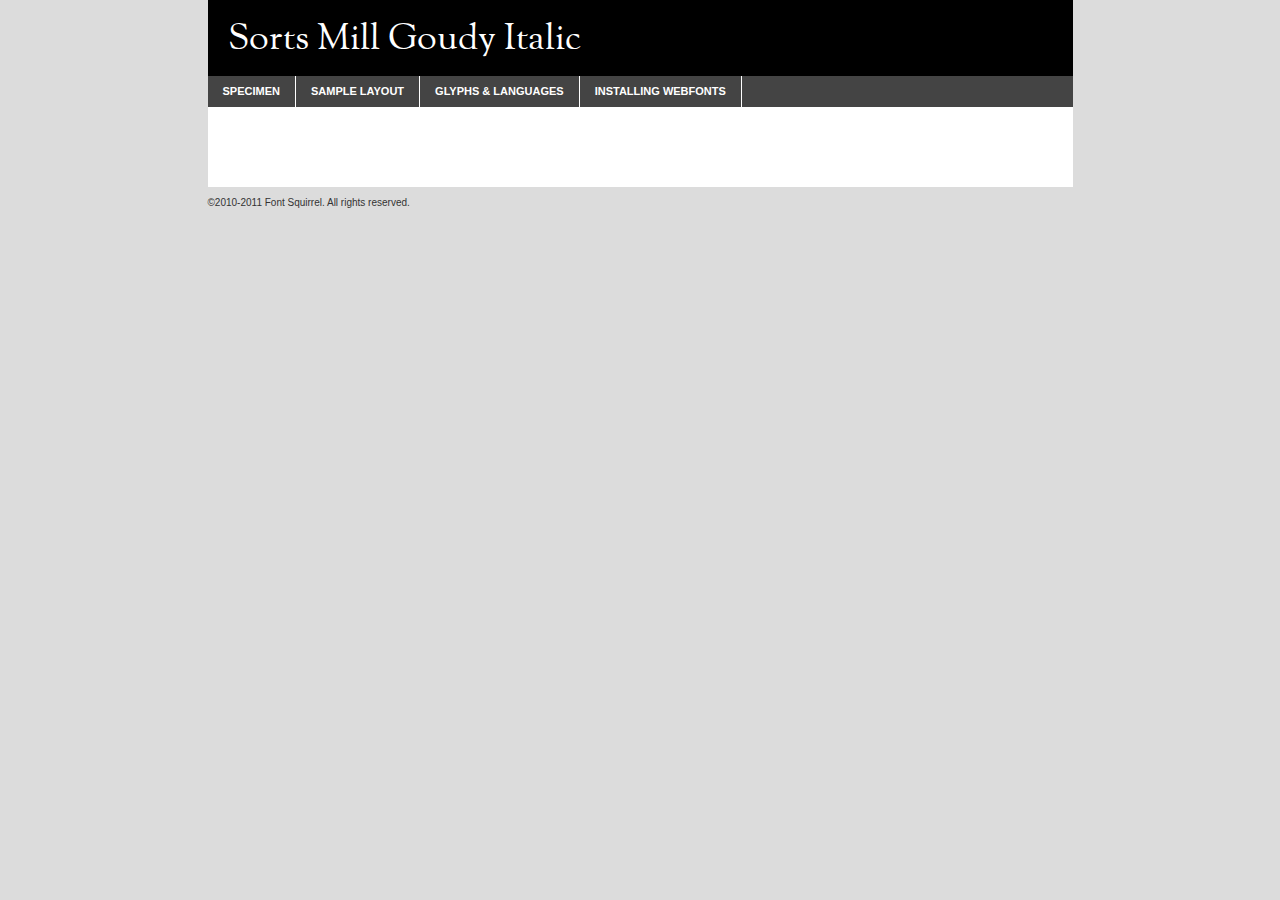
<file: step-04-enhance-and-polyfill/fonts/sortsmillgoudy-italic-demo.html>
<!DOCTYPE html PUBLIC "-//W3C//DTD XHTML 1.0 Transitional//EN"
	"http://www.w3.org/TR/xhtml1/DTD/xhtml1-transitional.dtd">

<html xmlns="http://www.w3.org/1999/xhtml" xml:lang="en" lang="en">
<head>
	<meta http-equiv="Content-Type" content="text/html; charset=utf-8" />
	<script src="http://ajax.googleapis.com/ajax/libs/jquery/1.7.2/jquery.min.js" type="text/javascript" charset="utf-8"></script>
	<script src="specimen_files/easytabs.js" type="text/javascript" charset="utf-8"></script>
	<link rel="stylesheet" href="specimen_files/specimen_stylesheet.css" type="text/css" charset="utf-8" />
	<link rel="stylesheet" href="stylesheet.css" type="text/css" charset="utf-8" />

	<style type="text/css">
					body{
				font-family: 'sorts_mill_goudy';
							}
		</style>

	<title>Sorts Mill Goudy Italic Specimen</title>
	
	
	<script type="text/javascript" charset="utf-8">
		$(document).ready(function() {
			$('#container').easyTabs({defaultContent:1});
		});
	</script>
</head>

<body>
<div id="container">
	<div id="header">
		Sorts Mill Goudy Italic	</div>
	<ul class="tabs">
		<li><a href="#specimen">Specimen</a></li>
		<li><a href="#layout">Sample Layout</a></li>
				<li><a href="#glyphs">Glyphs &amp; Languages</a></li>
		<li><a href="#installing">Installing Webfonts</a></li>
		
	</ul>
	
	<div id="main_content">

		
			<div id="specimen">
		
				<div class="section">
					<div class="grid12 firstcol">
						<div class="huge">AaBb</div>
					</div>
				</div>
		
				<div class="section">
					<div class="glyph_range">A&#x200B;B&#x200b;C&#x200b;D&#x200b;E&#x200b;F&#x200b;G&#x200b;H&#x200b;I&#x200b;J&#x200b;K&#x200b;L&#x200b;M&#x200b;N&#x200b;O&#x200b;P&#x200b;Q&#x200b;R&#x200b;S&#x200b;T&#x200b;U&#x200b;V&#x200b;W&#x200b;X&#x200b;Y&#x200b;Z&#x200b;a&#x200b;b&#x200b;c&#x200b;d&#x200b;e&#x200b;f&#x200b;g&#x200b;h&#x200b;i&#x200b;j&#x200b;k&#x200b;l&#x200b;m&#x200b;n&#x200b;o&#x200b;p&#x200b;q&#x200b;r&#x200b;s&#x200b;t&#x200b;u&#x200b;v&#x200b;w&#x200b;x&#x200b;y&#x200b;z&#x200b;1&#x200b;2&#x200b;3&#x200b;4&#x200b;5&#x200b;6&#x200b;7&#x200b;8&#x200b;9&#x200b;0&#x200b;&amp;&#x200b;.&#x200b;,&#x200b;?&#x200b;!&#x200b;&#64;&#x200b;(&#x200b;)&#x200b;#&#x200b;$&#x200b;%&#x200b;*&#x200b;+&#x200b;-&#x200b;=&#x200b;:&#x200b;;</div>
				</div>
				<div class="section">
					<div class="grid12 firstcol">
						<table class="sample_table">
							<tr><td>10</td><td class="size10">abcdefghijklmnopqrstuvwxyzABCDEFGHIJKLMNOPQRSTUVWXYZ0123456789abcdefghijklmnopqrstuvwxyzABCDEFGHIJKLMNOPQRSTUVWXYZ0123456789abcdefghijklmnopqrstuvwxyzABCDEFGHIJKLMNOPQRSTUVWXYZ</td></tr>
							<tr><td>11</td><td class="size11">abcdefghijklmnopqrstuvwxyzABCDEFGHIJKLMNOPQRSTUVWXYZ0123456789abcdefghijklmnopqrstuvwxyzABCDEFGHIJKLMNOPQRSTUVWXYZ0123456789abcdefghijklmnopqrstuvwxyzABCDEFGHIJKLMNOPQRSTUVWXYZ</td></tr>
							<tr><td>12</td><td class="size12">abcdefghijklmnopqrstuvwxyzABCDEFGHIJKLMNOPQRSTUVWXYZ0123456789abcdefghijklmnopqrstuvwxyzABCDEFGHIJKLMNOPQRSTUVWXYZ0123456789abcdefghijklmnopqrstuvwxyzABCDEFGHIJKLMNOPQRSTUVWXYZ</td></tr>
							<tr><td>13</td><td class="size13">abcdefghijklmnopqrstuvwxyzABCDEFGHIJKLMNOPQRSTUVWXYZ0123456789abcdefghijklmnopqrstuvwxyzABCDEFGHIJKLMNOPQRSTUVWXYZ0123456789abcdefghijklmnopqrstuvwxyzABCDEFGHIJKLMNOPQRSTUVWXYZ</td></tr>
							<tr><td>14</td><td class="size14">abcdefghijklmnopqrstuvwxyzABCDEFGHIJKLMNOPQRSTUVWXYZ0123456789abcdefghijklmnopqrstuvwxyzABCDEFGHIJKLMNOPQRSTUVWXYZ0123456789abcdefghijklmnopqrstuvwxyzABCDEFGHIJKLMNOPQRSTUVWXYZ</td></tr>
							<tr><td>16</td><td class="size16">abcdefghijklmnopqrstuvwxyzABCDEFGHIJKLMNOPQRSTUVWXYZ0123456789abcdefghijklmnopqrstuvwxyzABCDEFGHIJKLMNOPQRSTUVWXYZ</td></tr>
							<tr><td>18</td><td class="size18">abcdefghijklmnopqrstuvwxyzABCDEFGHIJKLMNOPQRSTUVWXYZ0123456789abcdefghijklmnopqrstuvwxyzABCDEFGHIJKLMNOPQRSTUVWXYZ</td></tr>
							<tr><td>20</td><td class="size20">abcdefghijklmnopqrstuvwxyzABCDEFGHIJKLMNOPQRSTUVWXYZ0123456789abcdefghijklmnopqrstuvwxyzABCDEFGHIJKLMNOPQRSTUVWXYZ</td></tr>
							<tr><td>24</td><td class="size24">abcdefghijklmnopqrstuvwxyzABCDEFGHIJKLMNOPQRSTUVWXYZ0123456789abcdefghijklmnopqrstuvwxyzABCDEFGHIJKLMNOPQRSTUVWXYZ</td></tr>
							<tr><td>30</td><td class="size30">abcdefghijklmnopqrstuvwxyzABCDEFGHIJKLMNOPQRSTUVWXYZ0123456789abcdefghijklmnopqrstuvwxyzABCDEFGHIJKLMNOPQRSTUVWXYZ</td></tr>
							<tr><td>36</td><td class="size36">abcdefghijklmnopqrstuvwxyzABCDEFGHIJKLMNOPQRSTUVWXYZ0123456789abcdefghijklmnopqrstuvwxyzABCDEFGHIJKLMNOPQRSTUVWXYZ</td></tr>
							<tr><td>48</td><td class="size48">abcdefghijklmnopqrstuvwxyzABCDEFGHIJKLMNOPQRSTUVWXYZ0123456789abcdefghijklmnopqrstuvwxyzABCDEFGHIJKLMNOPQRSTUVWXYZ</td></tr>
							<tr><td>60</td><td class="size60">abcdefghijklmnopqrstuvwxyzABCDEFGHIJKLMNOPQRSTUVWXYZ0123456789abcdefghijklmnopqrstuvwxyzABCDEFGHIJKLMNOPQRSTUVWXYZ</td></tr>
							<tr><td>72</td><td class="size72">abcdefghijklmnopqrstuvwxyzABCDEFGHIJKLMNOPQRSTUVWXYZ0123456789abcdefghijklmnopqrstuvwxyzABCDEFGHIJKLMNOPQRSTUVWXYZ</td></tr>
							<tr><td>90</td><td class="size90">abcdefghijklmnopqrstuvwxyzABCDEFGHIJKLMNOPQRSTUVWXYZ0123456789abcdefghijklmnopqrstuvwxyzABCDEFGHIJKLMNOPQRSTUVWXYZ</td></tr>
						</table>
				
					</div>
			
				</div>
		
		
		
								<div class="section" id="bodycomparison">


										<div id="xheight">
				<div class="fontbody">&#xE000;&#xE000;&#xE000;&#xE000;&#xE000;&#xE000;&#xE000;&#xE000;&#xE000;&#xE000;&#xE000;&#xE000;&#xE000;&#xE000;&#xE000;&#xE000;&#xE000;&#xE000;&#xE000;&#xE000;&#xE000;&#xE000;&#xE000;&#xE000;&#xE000;&#xE000;&#xE000;&#xE000;&#xE000;&#xE000;&#xE000;&#xE000;&#xE000;&#xE000;&#xE000;&#xE000;&#xE000;&#xE000;&#xE000;&#xE000;&#xE000;&#xE000;&#xE000;&#xE000;&#xE000;&#xE000;&#xE000;&#xE000;&#xE000;&#xE000;&#xE000;&#xE000;&#xE000;&#xE000;&#xE000;&#xE000;&#xE000;&#xE000;&#xE000;&#xE000;&#xE000;&#xE000;&#xE000;&#xE000;&#xE000;&#xE000;&#xE000;&#xE000;&#xE000;&#xE000;&#xE000;&#xE000;&#xE000;&#xE000;&#xE000;&#xE000;&#xE000;&#xE000;&#xE000;&#xE000;&#xE000;&#xE000;&#xE000;&#xE000;&#xE000;&#xE000;&#xE000;&#xE000;&#xE000;&#xE000;&#xE000;&#xE000;&#xE000;&#xE000;&#xE000;&#xE000;&#xE000;&#xE000;&#xE000;body</div><div class="arialbody">body</div><div class="verdanabody">body</div><div class="georgiabody">body</div></div>
										<div class="fontbody" style="z-index:1">
											body<span>Sorts Mill Goudy Italic</span>
										</div>
										<div class="arialbody" style="z-index:1">
											body<span>Arial</span>
										</div>
										<div class="verdanabody" style="z-index:1">
											body<span>Verdana</span>
										</div>
										<div class="georgiabody" style="z-index:1">
											body<span>Georgia</span>
										</div>



								</div>
		
		
				<div class="section psample psample_row1" id="">
					
					<div class="grid2 firstcol">
						<p class="size10"><span>10.</span>Aenean lacinia bibendum nulla sed consectetur. Fusce dapibus, tellus ac cursus commodo, tortor mauris condimentum nibh, ut fermentum massa justo sit amet risus. Nullam id dolor id nibh ultricies vehicula ut id elit. Cum sociis natoque penatibus et magnis dis parturient montes, nascetur ridiculus mus. Nulla vitae elit libero, a pharetra augue.</p>
			
					</div>
					<div class="grid3">
						<p class="size11"><span>11.</span>Aenean lacinia bibendum nulla sed consectetur. Fusce dapibus, tellus ac cursus commodo, tortor mauris condimentum nibh, ut fermentum massa justo sit amet risus. Nullam id dolor id nibh ultricies vehicula ut id elit. Cum sociis natoque penatibus et magnis dis parturient montes, nascetur ridiculus mus. Nulla vitae elit libero, a pharetra augue.</p>
			
					</div>
					<div class="grid3">
						<p class="size12"><span>12.</span>Aenean lacinia bibendum nulla sed consectetur. Fusce dapibus, tellus ac cursus commodo, tortor mauris condimentum nibh, ut fermentum massa justo sit amet risus. Nullam id dolor id nibh ultricies vehicula ut id elit. Cum sociis natoque penatibus et magnis dis parturient montes, nascetur ridiculus mus. Nulla vitae elit libero, a pharetra augue.</p>
			
					</div>
					<div class="grid4">
						<p class="size13"><span>13.</span>Aenean lacinia bibendum nulla sed consectetur. Fusce dapibus, tellus ac cursus commodo, tortor mauris condimentum nibh, ut fermentum massa justo sit amet risus. Nullam id dolor id nibh ultricies vehicula ut id elit. Cum sociis natoque penatibus et magnis dis parturient montes, nascetur ridiculus mus. Nulla vitae elit libero, a pharetra augue.</p>
			
					</div>
					<div class="white_blend"></div>
					
				</div>
				<div class="section psample psample_row2" id="">
					<div class="grid3 firstcol">
						<p class="size14"><span>14.</span>Aenean lacinia bibendum nulla sed consectetur. Fusce dapibus, tellus ac cursus commodo, tortor mauris condimentum nibh, ut fermentum massa justo sit amet risus. Nullam id dolor id nibh ultricies vehicula ut id elit. Cum sociis natoque penatibus et magnis dis parturient montes, nascetur ridiculus mus. Nulla vitae elit libero, a pharetra augue.</p>
			
					</div>
					<div class="grid4">
						<p class="size16"><span>16.</span>Aenean lacinia bibendum nulla sed consectetur. Fusce dapibus, tellus ac cursus commodo, tortor mauris condimentum nibh, ut fermentum massa justo sit amet risus. Nullam id dolor id nibh ultricies vehicula ut id elit. Cum sociis natoque penatibus et magnis dis parturient montes, nascetur ridiculus mus. Nulla vitae elit libero, a pharetra augue.</p>
			
					</div>
					<div class="grid5">
						<p class="size18"><span>18.</span>Aenean lacinia bibendum nulla sed consectetur. Fusce dapibus, tellus ac cursus commodo, tortor mauris condimentum nibh, ut fermentum massa justo sit amet risus. Nullam id dolor id nibh ultricies vehicula ut id elit. Cum sociis natoque penatibus et magnis dis parturient montes, nascetur ridiculus mus. Nulla vitae elit libero, a pharetra augue.</p>
			
					</div>

					<div class="white_blend"></div>

				</div>
				
				<div class="section psample psample_row3" id="">
					<div class="grid5 firstcol">
						<p class="size20"><span>20.</span>Aenean lacinia bibendum nulla sed consectetur. Fusce dapibus, tellus ac cursus commodo, tortor mauris condimentum nibh, ut fermentum massa justo sit amet risus. Nullam id dolor id nibh ultricies vehicula ut id elit. Cum sociis natoque penatibus et magnis dis parturient montes, nascetur ridiculus mus. Nulla vitae elit libero, a pharetra augue.</p>
					</div>
					<div class="grid7">
						<p class="size24"><span>24.</span>Aenean lacinia bibendum nulla sed consectetur. Fusce dapibus, tellus ac cursus commodo, tortor mauris condimentum nibh, ut fermentum massa justo sit amet risus. Nullam id dolor id nibh ultricies vehicula ut id elit. Cum sociis natoque penatibus et magnis dis parturient montes, nascetur ridiculus mus. Nulla vitae elit libero, a pharetra augue.</p>
					</div>
					
					<div class="white_blend"></div>
					
				</div>
				
				<div class="section psample psample_row4" id="">
					<div class="grid12 firstcol">
						<p class="size30"><span>30.</span>Aenean lacinia bibendum nulla sed consectetur. Fusce dapibus, tellus ac cursus commodo, tortor mauris condimentum nibh, ut fermentum massa justo sit amet risus. Nullam id dolor id nibh ultricies vehicula ut id elit. Cum sociis natoque penatibus et magnis dis parturient montes, nascetur ridiculus mus. Nulla vitae elit libero, a pharetra augue.</p>
					</div>
					<div class="white_blend"></div>
					
				</div>
				
				
				
				<div class="section psample psample_row1 fullreverse">
					<div class="grid2 firstcol">
						<p class="size10"><span>10.</span>Aenean lacinia bibendum nulla sed consectetur. Fusce dapibus, tellus ac cursus commodo, tortor mauris condimentum nibh, ut fermentum massa justo sit amet risus. Nullam id dolor id nibh ultricies vehicula ut id elit. Cum sociis natoque penatibus et magnis dis parturient montes, nascetur ridiculus mus. Nulla vitae elit libero, a pharetra augue.</p>
			
					</div>
					<div class="grid3">
						<p class="size11"><span>11.</span>Aenean lacinia bibendum nulla sed consectetur. Fusce dapibus, tellus ac cursus commodo, tortor mauris condimentum nibh, ut fermentum massa justo sit amet risus. Nullam id dolor id nibh ultricies vehicula ut id elit. Cum sociis natoque penatibus et magnis dis parturient montes, nascetur ridiculus mus. Nulla vitae elit libero, a pharetra augue.</p>
			
					</div>
					<div class="grid3">
						<p class="size12"><span>12.</span>Aenean lacinia bibendum nulla sed consectetur. Fusce dapibus, tellus ac cursus commodo, tortor mauris condimentum nibh, ut fermentum massa justo sit amet risus. Nullam id dolor id nibh ultricies vehicula ut id elit. Cum sociis natoque penatibus et magnis dis parturient montes, nascetur ridiculus mus. Nulla vitae elit libero, a pharetra augue.</p>
			
					</div>
					<div class="grid4">
						<p class="size13"><span>13.</span>Aenean lacinia bibendum nulla sed consectetur. Fusce dapibus, tellus ac cursus commodo, tortor mauris condimentum nibh, ut fermentum massa justo sit amet risus. Nullam id dolor id nibh ultricies vehicula ut id elit. Cum sociis natoque penatibus et magnis dis parturient montes, nascetur ridiculus mus. Nulla vitae elit libero, a pharetra augue.</p>
			
					</div>
					<div class="black_blend"></div>
					
				</div>
				
				<div class="section psample psample_row2 fullreverse">
					<div class="grid3 firstcol">
						<p class="size14"><span>14.</span>Aenean lacinia bibendum nulla sed consectetur. Fusce dapibus, tellus ac cursus commodo, tortor mauris condimentum nibh, ut fermentum massa justo sit amet risus. Nullam id dolor id nibh ultricies vehicula ut id elit. Cum sociis natoque penatibus et magnis dis parturient montes, nascetur ridiculus mus. Nulla vitae elit libero, a pharetra augue.</p>
			
					</div>
					<div class="grid4">
						<p class="size16"><span>16.</span>Aenean lacinia bibendum nulla sed consectetur. Fusce dapibus, tellus ac cursus commodo, tortor mauris condimentum nibh, ut fermentum massa justo sit amet risus. Nullam id dolor id nibh ultricies vehicula ut id elit. Cum sociis natoque penatibus et magnis dis parturient montes, nascetur ridiculus mus. Nulla vitae elit libero, a pharetra augue.</p>
			
					</div>
					<div class="grid5">
						<p class="size18"><span>18.</span>Aenean lacinia bibendum nulla sed consectetur. Fusce dapibus, tellus ac cursus commodo, tortor mauris condimentum nibh, ut fermentum massa justo sit amet risus. Nullam id dolor id nibh ultricies vehicula ut id elit. Cum sociis natoque penatibus et magnis dis parturient montes, nascetur ridiculus mus. Nulla vitae elit libero, a pharetra augue.</p>
			
					</div>
					<div class="black_blend"></div>

				</div>
				
				<div class="section psample fullreverse psample_row3" id="">
					<div class="grid5 firstcol">
						<p class="size20"><span>20.</span>Aenean lacinia bibendum nulla sed consectetur. Fusce dapibus, tellus ac cursus commodo, tortor mauris condimentum nibh, ut fermentum massa justo sit amet risus. Nullam id dolor id nibh ultricies vehicula ut id elit. Cum sociis natoque penatibus et magnis dis parturient montes, nascetur ridiculus mus. Nulla vitae elit libero, a pharetra augue.</p>
					</div>
					<div class="grid7">
						<p class="size24"><span>24.</span>Aenean lacinia bibendum nulla sed consectetur. Fusce dapibus, tellus ac cursus commodo, tortor mauris condimentum nibh, ut fermentum massa justo sit amet risus. Nullam id dolor id nibh ultricies vehicula ut id elit. Cum sociis natoque penatibus et magnis dis parturient montes, nascetur ridiculus mus. Nulla vitae elit libero, a pharetra augue.</p>
					</div>
					
					<div class="black_blend"></div>
					
				</div>
				
				<div class="section psample fullreverse psample_row4" id="" style="border-bottom: 20px #000 solid;">
					<div class="grid12 firstcol">
						<p class="size30"><span>30.</span>Aenean lacinia bibendum nulla sed consectetur. Fusce dapibus, tellus ac cursus commodo, tortor mauris condimentum nibh, ut fermentum massa justo sit amet risus. Nullam id dolor id nibh ultricies vehicula ut id elit. Cum sociis natoque penatibus et magnis dis parturient montes, nascetur ridiculus mus. Nulla vitae elit libero, a pharetra augue.</p>
					</div>
					<div class="black_blend"></div>
					
				</div>
				
				
				
				
			</div>
			
			<div id="layout">
				
				<div class="section">
					
					<div class="grid12 firstcol">
						<h1>Lorem Ipsum Dolor</h1>
						<h2>Etiam porta sem malesuada magna mollis euismod</h2>
						
						<p class="byline">By <a href="#link">Aenean Lacinia</a></p>
					</div>
				</div>
				<div class="section">
					<div class="grid8 firstcol">
						<p class="large">Donec sed odio dui. Morbi leo risus, porta ac consectetur ac, vestibulum at eros. Fusce dapibus, tellus ac cursus commodo, tortor mauris condimentum nibh, ut fermentum massa justo sit amet risus. </p>

						
						<h3>Pellentesque ornare sem</h3>

						<p>Maecenas sed diam eget risus varius blandit sit amet non magna. Maecenas faucibus mollis interdum. Donec ullamcorper nulla non metus auctor fringilla. Nullam id dolor id nibh ultricies vehicula ut id elit. Nullam id dolor id nibh ultricies vehicula ut id elit. </p>

						<p>Aenean eu leo quam. Pellentesque ornare sem lacinia quam venenatis vestibulum. Lorem ipsum dolor sit amet, consectetur adipiscing elit. Cum sociis natoque penatibus et magnis dis parturient montes, nascetur ridiculus mus. </p>

						<p>Nulla vitae elit libero, a pharetra augue. Praesent commodo cursus magna, vel scelerisque nisl consectetur et. Aenean lacinia bibendum nulla sed consectetur. </p>

						<p>Nullam quis risus eget urna mollis ornare vel eu leo. Nullam quis risus eget urna mollis ornare vel eu leo. Maecenas sed diam eget risus varius blandit sit amet non magna. Donec ullamcorper nulla non metus auctor fringilla. </p>

						<h3>Cras mattis consectetur</h3>

						<p>Aenean eu leo quam. Pellentesque ornare sem lacinia quam venenatis vestibulum. Aenean lacinia bibendum nulla sed consectetur. Integer posuere erat a ante venenatis dapibus posuere velit aliquet. Cras mattis consectetur purus sit amet fermentum. </p>

						<p>Nullam id dolor id nibh ultricies vehicula ut id elit. Nullam quis risus eget urna mollis ornare vel eu leo. Cras mattis consectetur purus sit amet fermentum.</p>
					</div>
					
					<div class="grid4 sidebar">
						
						<div class="box reverse">
							<p class="last">Nullam quis risus eget urna mollis ornare vel eu leo. Donec ullamcorper nulla non metus auctor fringilla. Cras mattis consectetur purus sit amet fermentum. Sed posuere consectetur est at lobortis. Lorem ipsum dolor sit amet, consectetur adipiscing elit. </p>
						</div>
						
						<p class="caption">Maecenas sed diam eget risus varius.</p>

						<p>Vestibulum id ligula porta felis euismod semper. Integer posuere erat a ante venenatis dapibus posuere velit aliquet. Vestibulum id ligula porta felis euismod semper. Sed posuere consectetur est at lobortis. Maecenas sed diam eget risus varius blandit sit amet non magna. Fusce dapibus, tellus ac cursus commodo, tortor mauris condimentum nibh, ut fermentum massa justo sit amet risus. </p>

					

						<p>Duis mollis, est non commodo luctus, nisi erat porttitor ligula, eget lacinia odio sem nec elit. Aenean lacinia bibendum nulla sed consectetur. Vivamus sagittis lacus vel augue laoreet rutrum faucibus dolor auctor. Aenean lacinia bibendum nulla sed consectetur. Nullam quis risus eget urna mollis ornare vel eu leo. </p>

						<p>Praesent commodo cursus magna, vel scelerisque nisl consectetur et. Donec ullamcorper nulla non metus auctor fringilla. Maecenas faucibus mollis interdum. Fusce dapibus, tellus ac cursus commodo, tortor mauris condimentum nibh, ut fermentum massa justo sit amet risus. </p>

					</div>
				</div>
				
			</div>


			



		<div id="glyphs">
			<div class="section">
				<div class="grid12 firstcol">
			
				<h1>Language Support</h1>
				<p>The subset of Sorts Mill Goudy Italic in this kit supports the following languages:<br />
			
					Albanian, Danish, Dutch, English, Faroese, French, German, Icelandic, Italian, Malagasy, Norwegian, Spanish, Swedish				</p>
				<h1>Glyph Chart</h1>
				<p>The subset of Sorts Mill Goudy Italic in this kit includes all the glyphs listed below. Unicode entities are included above each glyph to help you insert individual characters into your layout.</p>
				<div id="glyph_chart">
			
																														 <div><p>&amp;#13;</p>&#13;</div>
																				 <div><p>&amp;#32;</p>&#32;</div>
																				 <div><p>&amp;#33;</p>&#33;</div>
																				 <div><p>&amp;#34;</p>&#34;</div>
																				 <div><p>&amp;#35;</p>&#35;</div>
																				 <div><p>&amp;#36;</p>&#36;</div>
																				 <div><p>&amp;#37;</p>&#37;</div>
																				 <div><p>&amp;#38;</p>&#38;</div>
																				 <div><p>&amp;#39;</p>&#39;</div>
																				 <div><p>&amp;#40;</p>&#40;</div>
																				 <div><p>&amp;#41;</p>&#41;</div>
																				 <div><p>&amp;#42;</p>&#42;</div>
																				 <div><p>&amp;#43;</p>&#43;</div>
																				 <div><p>&amp;#44;</p>&#44;</div>
																				 <div><p>&amp;#45;</p>&#45;</div>
																				 <div><p>&amp;#46;</p>&#46;</div>
																				 <div><p>&amp;#47;</p>&#47;</div>
																				 <div><p>&amp;#48;</p>&#48;</div>
																				 <div><p>&amp;#49;</p>&#49;</div>
																				 <div><p>&amp;#50;</p>&#50;</div>
																				 <div><p>&amp;#51;</p>&#51;</div>
																				 <div><p>&amp;#52;</p>&#52;</div>
																				 <div><p>&amp;#53;</p>&#53;</div>
																				 <div><p>&amp;#54;</p>&#54;</div>
																				 <div><p>&amp;#55;</p>&#55;</div>
																				 <div><p>&amp;#56;</p>&#56;</div>
																				 <div><p>&amp;#57;</p>&#57;</div>
																				 <div><p>&amp;#58;</p>&#58;</div>
																				 <div><p>&amp;#59;</p>&#59;</div>
																				 <div><p>&amp;#60;</p>&#60;</div>
																				 <div><p>&amp;#61;</p>&#61;</div>
																				 <div><p>&amp;#62;</p>&#62;</div>
																				 <div><p>&amp;#63;</p>&#63;</div>
																				 <div><p>&amp;#64;</p>&#64;</div>
																				 <div><p>&amp;#65;</p>&#65;</div>
																				 <div><p>&amp;#66;</p>&#66;</div>
																				 <div><p>&amp;#67;</p>&#67;</div>
																				 <div><p>&amp;#68;</p>&#68;</div>
																				 <div><p>&amp;#69;</p>&#69;</div>
																				 <div><p>&amp;#70;</p>&#70;</div>
																				 <div><p>&amp;#71;</p>&#71;</div>
																				 <div><p>&amp;#72;</p>&#72;</div>
																				 <div><p>&amp;#73;</p>&#73;</div>
																				 <div><p>&amp;#74;</p>&#74;</div>
																				 <div><p>&amp;#75;</p>&#75;</div>
																				 <div><p>&amp;#76;</p>&#76;</div>
																				 <div><p>&amp;#77;</p>&#77;</div>
																				 <div><p>&amp;#78;</p>&#78;</div>
																				 <div><p>&amp;#79;</p>&#79;</div>
																				 <div><p>&amp;#80;</p>&#80;</div>
																				 <div><p>&amp;#81;</p>&#81;</div>
																				 <div><p>&amp;#82;</p>&#82;</div>
																				 <div><p>&amp;#83;</p>&#83;</div>
																				 <div><p>&amp;#84;</p>&#84;</div>
																				 <div><p>&amp;#85;</p>&#85;</div>
																				 <div><p>&amp;#86;</p>&#86;</div>
																				 <div><p>&amp;#87;</p>&#87;</div>
																				 <div><p>&amp;#88;</p>&#88;</div>
																				 <div><p>&amp;#89;</p>&#89;</div>
																				 <div><p>&amp;#90;</p>&#90;</div>
																				 <div><p>&amp;#91;</p>&#91;</div>
																				 <div><p>&amp;#92;</p>&#92;</div>
																				 <div><p>&amp;#93;</p>&#93;</div>
																				 <div><p>&amp;#94;</p>&#94;</div>
																				 <div><p>&amp;#95;</p>&#95;</div>
																				 <div><p>&amp;#96;</p>&#96;</div>
																				 <div><p>&amp;#97;</p>&#97;</div>
																				 <div><p>&amp;#98;</p>&#98;</div>
																				 <div><p>&amp;#99;</p>&#99;</div>
																				 <div><p>&amp;#100;</p>&#100;</div>
																				 <div><p>&amp;#101;</p>&#101;</div>
																				 <div><p>&amp;#102;</p>&#102;</div>
																				 <div><p>&amp;#103;</p>&#103;</div>
																				 <div><p>&amp;#104;</p>&#104;</div>
																				 <div><p>&amp;#105;</p>&#105;</div>
																				 <div><p>&amp;#106;</p>&#106;</div>
																				 <div><p>&amp;#107;</p>&#107;</div>
																				 <div><p>&amp;#108;</p>&#108;</div>
																				 <div><p>&amp;#109;</p>&#109;</div>
																				 <div><p>&amp;#110;</p>&#110;</div>
																				 <div><p>&amp;#111;</p>&#111;</div>
																				 <div><p>&amp;#112;</p>&#112;</div>
																				 <div><p>&amp;#113;</p>&#113;</div>
																				 <div><p>&amp;#114;</p>&#114;</div>
																				 <div><p>&amp;#115;</p>&#115;</div>
																				 <div><p>&amp;#116;</p>&#116;</div>
																				 <div><p>&amp;#117;</p>&#117;</div>
																				 <div><p>&amp;#118;</p>&#118;</div>
																				 <div><p>&amp;#119;</p>&#119;</div>
																				 <div><p>&amp;#120;</p>&#120;</div>
																				 <div><p>&amp;#121;</p>&#121;</div>
																				 <div><p>&amp;#122;</p>&#122;</div>
																				 <div><p>&amp;#123;</p>&#123;</div>
																				 <div><p>&amp;#124;</p>&#124;</div>
																				 <div><p>&amp;#125;</p>&#125;</div>
																				 <div><p>&amp;#126;</p>&#126;</div>
																				 <div><p>&amp;#160;</p>&#160;</div>
																				 <div><p>&amp;#161;</p>&#161;</div>
																				 <div><p>&amp;#162;</p>&#162;</div>
																				 <div><p>&amp;#163;</p>&#163;</div>
																				 <div><p>&amp;#164;</p>&#164;</div>
																				 <div><p>&amp;#165;</p>&#165;</div>
																				 <div><p>&amp;#166;</p>&#166;</div>
																				 <div><p>&amp;#167;</p>&#167;</div>
																				 <div><p>&amp;#168;</p>&#168;</div>
																				 <div><p>&amp;#169;</p>&#169;</div>
																				 <div><p>&amp;#170;</p>&#170;</div>
																				 <div><p>&amp;#171;</p>&#171;</div>
																				 <div><p>&amp;#172;</p>&#172;</div>
																				 <div><p>&amp;#173;</p>&#173;</div>
																				 <div><p>&amp;#174;</p>&#174;</div>
																				 <div><p>&amp;#175;</p>&#175;</div>
																				 <div><p>&amp;#176;</p>&#176;</div>
																				 <div><p>&amp;#177;</p>&#177;</div>
																				 <div><p>&amp;#178;</p>&#178;</div>
																				 <div><p>&amp;#179;</p>&#179;</div>
																				 <div><p>&amp;#180;</p>&#180;</div>
																				 <div><p>&amp;#181;</p>&#181;</div>
																				 <div><p>&amp;#182;</p>&#182;</div>
																				 <div><p>&amp;#183;</p>&#183;</div>
																				 <div><p>&amp;#184;</p>&#184;</div>
																				 <div><p>&amp;#185;</p>&#185;</div>
																				 <div><p>&amp;#186;</p>&#186;</div>
																				 <div><p>&amp;#187;</p>&#187;</div>
																				 <div><p>&amp;#188;</p>&#188;</div>
																				 <div><p>&amp;#189;</p>&#189;</div>
																				 <div><p>&amp;#190;</p>&#190;</div>
																				 <div><p>&amp;#191;</p>&#191;</div>
																				 <div><p>&amp;#192;</p>&#192;</div>
																				 <div><p>&amp;#193;</p>&#193;</div>
																				 <div><p>&amp;#194;</p>&#194;</div>
																				 <div><p>&amp;#195;</p>&#195;</div>
																				 <div><p>&amp;#196;</p>&#196;</div>
																				 <div><p>&amp;#197;</p>&#197;</div>
																				 <div><p>&amp;#198;</p>&#198;</div>
																				 <div><p>&amp;#199;</p>&#199;</div>
																				 <div><p>&amp;#200;</p>&#200;</div>
																				 <div><p>&amp;#201;</p>&#201;</div>
																				 <div><p>&amp;#202;</p>&#202;</div>
																				 <div><p>&amp;#203;</p>&#203;</div>
																				 <div><p>&amp;#204;</p>&#204;</div>
																				 <div><p>&amp;#205;</p>&#205;</div>
																				 <div><p>&amp;#206;</p>&#206;</div>
																				 <div><p>&amp;#207;</p>&#207;</div>
																				 <div><p>&amp;#208;</p>&#208;</div>
																				 <div><p>&amp;#209;</p>&#209;</div>
																				 <div><p>&amp;#210;</p>&#210;</div>
																				 <div><p>&amp;#211;</p>&#211;</div>
																				 <div><p>&amp;#212;</p>&#212;</div>
																				 <div><p>&amp;#213;</p>&#213;</div>
																				 <div><p>&amp;#214;</p>&#214;</div>
																				 <div><p>&amp;#215;</p>&#215;</div>
																				 <div><p>&amp;#216;</p>&#216;</div>
																				 <div><p>&amp;#217;</p>&#217;</div>
																				 <div><p>&amp;#218;</p>&#218;</div>
																				 <div><p>&amp;#219;</p>&#219;</div>
																				 <div><p>&amp;#220;</p>&#220;</div>
																				 <div><p>&amp;#221;</p>&#221;</div>
																				 <div><p>&amp;#222;</p>&#222;</div>
																				 <div><p>&amp;#223;</p>&#223;</div>
																				 <div><p>&amp;#224;</p>&#224;</div>
																				 <div><p>&amp;#225;</p>&#225;</div>
																				 <div><p>&amp;#226;</p>&#226;</div>
																				 <div><p>&amp;#227;</p>&#227;</div>
																				 <div><p>&amp;#228;</p>&#228;</div>
																				 <div><p>&amp;#229;</p>&#229;</div>
																				 <div><p>&amp;#230;</p>&#230;</div>
																				 <div><p>&amp;#231;</p>&#231;</div>
																				 <div><p>&amp;#232;</p>&#232;</div>
																				 <div><p>&amp;#233;</p>&#233;</div>
																				 <div><p>&amp;#234;</p>&#234;</div>
																				 <div><p>&amp;#235;</p>&#235;</div>
																				 <div><p>&amp;#236;</p>&#236;</div>
																				 <div><p>&amp;#237;</p>&#237;</div>
																				 <div><p>&amp;#238;</p>&#238;</div>
																				 <div><p>&amp;#239;</p>&#239;</div>
																				 <div><p>&amp;#240;</p>&#240;</div>
																				 <div><p>&amp;#241;</p>&#241;</div>
																				 <div><p>&amp;#242;</p>&#242;</div>
																				 <div><p>&amp;#243;</p>&#243;</div>
																				 <div><p>&amp;#244;</p>&#244;</div>
																				 <div><p>&amp;#245;</p>&#245;</div>
																				 <div><p>&amp;#246;</p>&#246;</div>
																				 <div><p>&amp;#247;</p>&#247;</div>
																				 <div><p>&amp;#248;</p>&#248;</div>
																				 <div><p>&amp;#249;</p>&#249;</div>
																				 <div><p>&amp;#250;</p>&#250;</div>
																				 <div><p>&amp;#251;</p>&#251;</div>
																				 <div><p>&amp;#252;</p>&#252;</div>
																				 <div><p>&amp;#253;</p>&#253;</div>
																				 <div><p>&amp;#254;</p>&#254;</div>
																				 <div><p>&amp;#255;</p>&#255;</div>
																				 <div><p>&amp;#338;</p>&#338;</div>
																				 <div><p>&amp;#339;</p>&#339;</div>
																				 <div><p>&amp;#376;</p>&#376;</div>
																				 <div><p>&amp;#710;</p>&#710;</div>
																				 <div><p>&amp;#732;</p>&#732;</div>
																				 <div><p>&amp;#8192;</p>&#8192;</div>
																				 <div><p>&amp;#8193;</p>&#8193;</div>
																				 <div><p>&amp;#8194;</p>&#8194;</div>
																				 <div><p>&amp;#8195;</p>&#8195;</div>
																				 <div><p>&amp;#8196;</p>&#8196;</div>
																				 <div><p>&amp;#8197;</p>&#8197;</div>
																				 <div><p>&amp;#8198;</p>&#8198;</div>
																				 <div><p>&amp;#8199;</p>&#8199;</div>
																				 <div><p>&amp;#8200;</p>&#8200;</div>
																				 <div><p>&amp;#8201;</p>&#8201;</div>
																				 <div><p>&amp;#8202;</p>&#8202;</div>
																				 <div><p>&amp;#8208;</p>&#8208;</div>
																				 <div><p>&amp;#8209;</p>&#8209;</div>
																				 <div><p>&amp;#8210;</p>&#8210;</div>
																				 <div><p>&amp;#8211;</p>&#8211;</div>
																				 <div><p>&amp;#8212;</p>&#8212;</div>
																				 <div><p>&amp;#8216;</p>&#8216;</div>
																				 <div><p>&amp;#8217;</p>&#8217;</div>
																				 <div><p>&amp;#8218;</p>&#8218;</div>
																				 <div><p>&amp;#8220;</p>&#8220;</div>
																				 <div><p>&amp;#8221;</p>&#8221;</div>
																				 <div><p>&amp;#8222;</p>&#8222;</div>
																				 <div><p>&amp;#8226;</p>&#8226;</div>
																				 <div><p>&amp;#8230;</p>&#8230;</div>
																				 <div><p>&amp;#8239;</p>&#8239;</div>
																				 <div><p>&amp;#8249;</p>&#8249;</div>
																				 <div><p>&amp;#8250;</p>&#8250;</div>
																				 <div><p>&amp;#8287;</p>&#8287;</div>
																				 <div><p>&amp;#8364;</p>&#8364;</div>
																				 <div><p>&amp;#57344;</p>&#57344;</div>
																				 <div><p>&amp;#64257;</p>&#64257;</div>
																				 <div><p>&amp;#64258;</p>&#64258;</div>
																				 <div><p>&amp;#64259;</p>&#64259;</div>
																				 <div><p>&amp;#64260;</p>&#64260;</div>
																												</div>	
				</div>
		
		
			</div>
		</div>
		
		
		<div id="specs">
			
		</div>
	
		<div id="installing">
			<div class="section">
				<div class="grid7 firstcol">
					<h1>Installing Webfonts</h1>
					
					<p>Webfonts are supported by all major browser platforms but not all in the same way. There are currently four different font formats that must be included in order to target all browsers. This includes TTF, WOFF, EOT and SVG.</p>
					
					<h2>1. Upload your webfonts</h2>
					<p>You must upload your webfont kit to your website. They should be in or near the same directory as your CSS files.</p>
					
					<h2>2. Include the webfont stylesheet</h2>
					<p>A special CSS @font-face declaration helps the various browsers select the appropriate font it needs without causing you a bunch of headaches. Learn more about this syntax by reading the <a href="http://www.fontspring.com/blog/further-hardening-of-the-bulletproof-syntax">Fontspring blog post</a> about it. The code for it is as follows:</p>


<code>
@font-face{ 
	font-family: 'MyWebFont';
	src: url('WebFont.eot');
	src: url('WebFont.eot?#iefix') format('embedded-opentype'),
	     url('WebFont.woff') format('woff'),
	     url('WebFont.ttf') format('truetype'),
	     url('WebFont.svg#webfont') format('svg');
}
</code>

	<p>We've already gone ahead and generated the code for you. All you have to do is link to the stylesheet in your HTML, like this:</p>
	<code>&lt;link rel=&quot;stylesheet&quot; href=&quot;stylesheet.css&quot; type=&quot;text/css&quot; charset=&quot;utf-8&quot; /&gt;</code>

					<h2>3. Modify your own stylesheet</h2>
					<p>To take advantage of your new fonts, you must tell your stylesheet to use them. Look at the original @font-face declaration above and find the property called "font-family." The name linked there will be what you use to reference the font. Prepend that webfont name to the font stack in the "font-family" property, inside the selector you want to change. For example:</p>
<code>p { font-family: 'WebFont', Arial, sans-serif; }</code>

<h2>4. Test</h2>
<p>Getting webfonts to work cross-browser <em>can</em> be tricky. Use the information in the sidebar to help you if you find that fonts aren't loading in a particular browser.</p>
				</div>
				
				<div class="grid5 sidebar">
					<div class="box">
						<h2>Troubleshooting<br />Font-Face Problems</h2>
						<p>Having trouble getting your webfonts to load in your new website? Here are some tips to sort out what might be the problem.</p>

						<h3>Fonts not showing in any browser</h3>

						<p>This sounds like you need to work on the plumbing. You either did not upload the fonts to the correct directory, or you did not link the fonts properly in the CSS. If you've confirmed that all this is correct and you still have a problem, take a look at your .htaccess file and see if requests are getting intercepted.</p>

						<h3>Fonts not loading in iPhone or iPad</h3>

						<p>The most common problem here is that you are serving the fonts from an IIS server. IIS refuses to serve files that have unknown MIME types. If that is the case, you must set the MIME type for SVG to "image/svg+xml" in the server settings. Follow these instructions from Microsoft if you need help.</p>

						<h3>Fonts not loading in Firefox</h3>

						<p>The primary reason for this failure? You are still using a version Firefox older than 3.5. So upgrade already! If that isn't it, then you are very likely serving fonts from a different domain. Firefox requires that all font assets be served from the same domain. Lastly it is possible that you need to add WOFF to your list of MIME types (if you are serving via IIS.)</p>

						<h3>Fonts not loading in IE</h3>

						<p>Are you looking at Internet Explorer on an actual Windows machine or are you cheating by using a service like Adobe BrowserLab? Many of these screenshot services do not render @font-face for IE. Best to test it on a real machine.</p>

						<h3>Fonts not loading in IE9</h3>

						<p>IE9, like Firefox, requires that fonts be served from the same domain as the website. Make sure that is the case.</p>
					</div>
				</div>
			</div>
			
		</div>
	
	</div>
	<div id="footer">
		<p>&copy;2010-2011 Font Squirrel. All rights reserved.</p>
	</div>
</div>
</body>
</html>
</file>
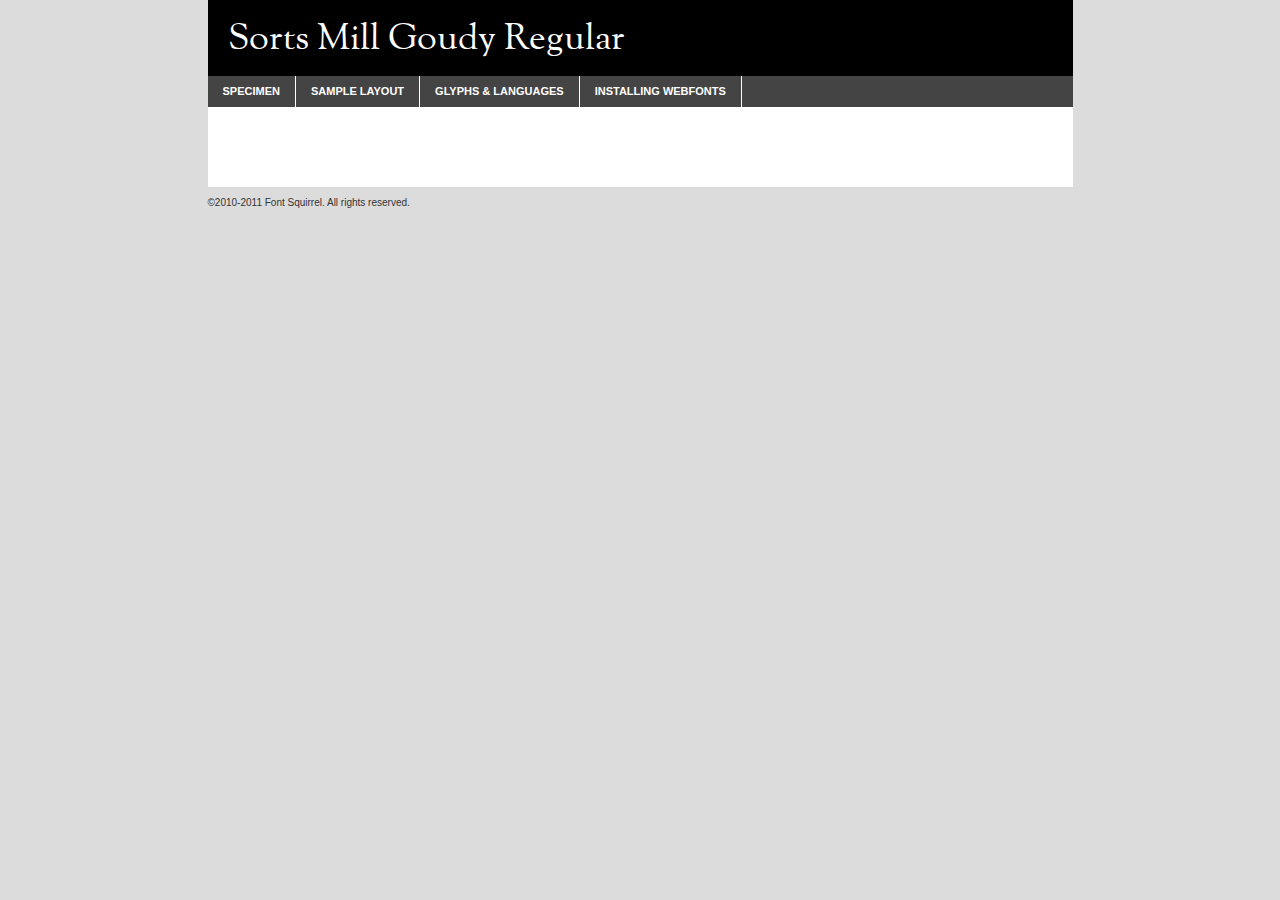
<file: step-04-enhance-and-polyfill/fonts/sortsmillgoudy-regular-demo.html>
<!DOCTYPE html PUBLIC "-//W3C//DTD XHTML 1.0 Transitional//EN"
	"http://www.w3.org/TR/xhtml1/DTD/xhtml1-transitional.dtd">

<html xmlns="http://www.w3.org/1999/xhtml" xml:lang="en" lang="en">
<head>
	<meta http-equiv="Content-Type" content="text/html; charset=utf-8" />
	<script src="http://ajax.googleapis.com/ajax/libs/jquery/1.7.2/jquery.min.js" type="text/javascript" charset="utf-8"></script>
	<script src="specimen_files/easytabs.js" type="text/javascript" charset="utf-8"></script>
	<link rel="stylesheet" href="specimen_files/specimen_stylesheet.css" type="text/css" charset="utf-8" />
	<link rel="stylesheet" href="stylesheet.css" type="text/css" charset="utf-8" />

	<style type="text/css">
					body{
				font-family: 'sorts_mill_goudy';
							}
		</style>

	<title>Sorts Mill Goudy Regular Specimen</title>
	
	
	<script type="text/javascript" charset="utf-8">
		$(document).ready(function() {
			$('#container').easyTabs({defaultContent:1});
		});
	</script>
</head>

<body>
<div id="container">
	<div id="header">
		Sorts Mill Goudy Regular	</div>
	<ul class="tabs">
		<li><a href="#specimen">Specimen</a></li>
		<li><a href="#layout">Sample Layout</a></li>
				<li><a href="#glyphs">Glyphs &amp; Languages</a></li>
		<li><a href="#installing">Installing Webfonts</a></li>
		
	</ul>
	
	<div id="main_content">

		
			<div id="specimen">
		
				<div class="section">
					<div class="grid12 firstcol">
						<div class="huge">AaBb</div>
					</div>
				</div>
		
				<div class="section">
					<div class="glyph_range">A&#x200B;B&#x200b;C&#x200b;D&#x200b;E&#x200b;F&#x200b;G&#x200b;H&#x200b;I&#x200b;J&#x200b;K&#x200b;L&#x200b;M&#x200b;N&#x200b;O&#x200b;P&#x200b;Q&#x200b;R&#x200b;S&#x200b;T&#x200b;U&#x200b;V&#x200b;W&#x200b;X&#x200b;Y&#x200b;Z&#x200b;a&#x200b;b&#x200b;c&#x200b;d&#x200b;e&#x200b;f&#x200b;g&#x200b;h&#x200b;i&#x200b;j&#x200b;k&#x200b;l&#x200b;m&#x200b;n&#x200b;o&#x200b;p&#x200b;q&#x200b;r&#x200b;s&#x200b;t&#x200b;u&#x200b;v&#x200b;w&#x200b;x&#x200b;y&#x200b;z&#x200b;1&#x200b;2&#x200b;3&#x200b;4&#x200b;5&#x200b;6&#x200b;7&#x200b;8&#x200b;9&#x200b;0&#x200b;&amp;&#x200b;.&#x200b;,&#x200b;?&#x200b;!&#x200b;&#64;&#x200b;(&#x200b;)&#x200b;#&#x200b;$&#x200b;%&#x200b;*&#x200b;+&#x200b;-&#x200b;=&#x200b;:&#x200b;;</div>
				</div>
				<div class="section">
					<div class="grid12 firstcol">
						<table class="sample_table">
							<tr><td>10</td><td class="size10">abcdefghijklmnopqrstuvwxyzABCDEFGHIJKLMNOPQRSTUVWXYZ0123456789abcdefghijklmnopqrstuvwxyzABCDEFGHIJKLMNOPQRSTUVWXYZ0123456789abcdefghijklmnopqrstuvwxyzABCDEFGHIJKLMNOPQRSTUVWXYZ</td></tr>
							<tr><td>11</td><td class="size11">abcdefghijklmnopqrstuvwxyzABCDEFGHIJKLMNOPQRSTUVWXYZ0123456789abcdefghijklmnopqrstuvwxyzABCDEFGHIJKLMNOPQRSTUVWXYZ0123456789abcdefghijklmnopqrstuvwxyzABCDEFGHIJKLMNOPQRSTUVWXYZ</td></tr>
							<tr><td>12</td><td class="size12">abcdefghijklmnopqrstuvwxyzABCDEFGHIJKLMNOPQRSTUVWXYZ0123456789abcdefghijklmnopqrstuvwxyzABCDEFGHIJKLMNOPQRSTUVWXYZ0123456789abcdefghijklmnopqrstuvwxyzABCDEFGHIJKLMNOPQRSTUVWXYZ</td></tr>
							<tr><td>13</td><td class="size13">abcdefghijklmnopqrstuvwxyzABCDEFGHIJKLMNOPQRSTUVWXYZ0123456789abcdefghijklmnopqrstuvwxyzABCDEFGHIJKLMNOPQRSTUVWXYZ0123456789abcdefghijklmnopqrstuvwxyzABCDEFGHIJKLMNOPQRSTUVWXYZ</td></tr>
							<tr><td>14</td><td class="size14">abcdefghijklmnopqrstuvwxyzABCDEFGHIJKLMNOPQRSTUVWXYZ0123456789abcdefghijklmnopqrstuvwxyzABCDEFGHIJKLMNOPQRSTUVWXYZ0123456789abcdefghijklmnopqrstuvwxyzABCDEFGHIJKLMNOPQRSTUVWXYZ</td></tr>
							<tr><td>16</td><td class="size16">abcdefghijklmnopqrstuvwxyzABCDEFGHIJKLMNOPQRSTUVWXYZ0123456789abcdefghijklmnopqrstuvwxyzABCDEFGHIJKLMNOPQRSTUVWXYZ</td></tr>
							<tr><td>18</td><td class="size18">abcdefghijklmnopqrstuvwxyzABCDEFGHIJKLMNOPQRSTUVWXYZ0123456789abcdefghijklmnopqrstuvwxyzABCDEFGHIJKLMNOPQRSTUVWXYZ</td></tr>
							<tr><td>20</td><td class="size20">abcdefghijklmnopqrstuvwxyzABCDEFGHIJKLMNOPQRSTUVWXYZ0123456789abcdefghijklmnopqrstuvwxyzABCDEFGHIJKLMNOPQRSTUVWXYZ</td></tr>
							<tr><td>24</td><td class="size24">abcdefghijklmnopqrstuvwxyzABCDEFGHIJKLMNOPQRSTUVWXYZ0123456789abcdefghijklmnopqrstuvwxyzABCDEFGHIJKLMNOPQRSTUVWXYZ</td></tr>
							<tr><td>30</td><td class="size30">abcdefghijklmnopqrstuvwxyzABCDEFGHIJKLMNOPQRSTUVWXYZ0123456789abcdefghijklmnopqrstuvwxyzABCDEFGHIJKLMNOPQRSTUVWXYZ</td></tr>
							<tr><td>36</td><td class="size36">abcdefghijklmnopqrstuvwxyzABCDEFGHIJKLMNOPQRSTUVWXYZ0123456789abcdefghijklmnopqrstuvwxyzABCDEFGHIJKLMNOPQRSTUVWXYZ</td></tr>
							<tr><td>48</td><td class="size48">abcdefghijklmnopqrstuvwxyzABCDEFGHIJKLMNOPQRSTUVWXYZ0123456789abcdefghijklmnopqrstuvwxyzABCDEFGHIJKLMNOPQRSTUVWXYZ</td></tr>
							<tr><td>60</td><td class="size60">abcdefghijklmnopqrstuvwxyzABCDEFGHIJKLMNOPQRSTUVWXYZ0123456789abcdefghijklmnopqrstuvwxyzABCDEFGHIJKLMNOPQRSTUVWXYZ</td></tr>
							<tr><td>72</td><td class="size72">abcdefghijklmnopqrstuvwxyzABCDEFGHIJKLMNOPQRSTUVWXYZ0123456789abcdefghijklmnopqrstuvwxyzABCDEFGHIJKLMNOPQRSTUVWXYZ</td></tr>
							<tr><td>90</td><td class="size90">abcdefghijklmnopqrstuvwxyzABCDEFGHIJKLMNOPQRSTUVWXYZ0123456789abcdefghijklmnopqrstuvwxyzABCDEFGHIJKLMNOPQRSTUVWXYZ</td></tr>
						</table>
				
					</div>
			
				</div>
		
		
		
								<div class="section" id="bodycomparison">


										<div id="xheight">
				<div class="fontbody">&#xE000;&#xE000;&#xE000;&#xE000;&#xE000;&#xE000;&#xE000;&#xE000;&#xE000;&#xE000;&#xE000;&#xE000;&#xE000;&#xE000;&#xE000;&#xE000;&#xE000;&#xE000;&#xE000;&#xE000;&#xE000;&#xE000;&#xE000;&#xE000;&#xE000;&#xE000;&#xE000;&#xE000;&#xE000;&#xE000;&#xE000;&#xE000;&#xE000;&#xE000;&#xE000;&#xE000;&#xE000;&#xE000;&#xE000;&#xE000;&#xE000;&#xE000;&#xE000;&#xE000;&#xE000;&#xE000;&#xE000;&#xE000;&#xE000;&#xE000;&#xE000;&#xE000;&#xE000;&#xE000;&#xE000;&#xE000;&#xE000;&#xE000;&#xE000;&#xE000;&#xE000;&#xE000;&#xE000;&#xE000;&#xE000;&#xE000;&#xE000;&#xE000;&#xE000;&#xE000;&#xE000;&#xE000;&#xE000;&#xE000;&#xE000;&#xE000;&#xE000;&#xE000;&#xE000;&#xE000;&#xE000;&#xE000;&#xE000;&#xE000;&#xE000;&#xE000;&#xE000;&#xE000;&#xE000;&#xE000;&#xE000;&#xE000;&#xE000;&#xE000;&#xE000;&#xE000;&#xE000;&#xE000;&#xE000;body</div><div class="arialbody">body</div><div class="verdanabody">body</div><div class="georgiabody">body</div></div>
										<div class="fontbody" style="z-index:1">
											body<span>Sorts Mill Goudy Regular</span>
										</div>
										<div class="arialbody" style="z-index:1">
											body<span>Arial</span>
										</div>
										<div class="verdanabody" style="z-index:1">
											body<span>Verdana</span>
										</div>
										<div class="georgiabody" style="z-index:1">
											body<span>Georgia</span>
										</div>



								</div>
		
		
				<div class="section psample psample_row1" id="">
					
					<div class="grid2 firstcol">
						<p class="size10"><span>10.</span>Aenean lacinia bibendum nulla sed consectetur. Fusce dapibus, tellus ac cursus commodo, tortor mauris condimentum nibh, ut fermentum massa justo sit amet risus. Nullam id dolor id nibh ultricies vehicula ut id elit. Cum sociis natoque penatibus et magnis dis parturient montes, nascetur ridiculus mus. Nulla vitae elit libero, a pharetra augue.</p>
			
					</div>
					<div class="grid3">
						<p class="size11"><span>11.</span>Aenean lacinia bibendum nulla sed consectetur. Fusce dapibus, tellus ac cursus commodo, tortor mauris condimentum nibh, ut fermentum massa justo sit amet risus. Nullam id dolor id nibh ultricies vehicula ut id elit. Cum sociis natoque penatibus et magnis dis parturient montes, nascetur ridiculus mus. Nulla vitae elit libero, a pharetra augue.</p>
			
					</div>
					<div class="grid3">
						<p class="size12"><span>12.</span>Aenean lacinia bibendum nulla sed consectetur. Fusce dapibus, tellus ac cursus commodo, tortor mauris condimentum nibh, ut fermentum massa justo sit amet risus. Nullam id dolor id nibh ultricies vehicula ut id elit. Cum sociis natoque penatibus et magnis dis parturient montes, nascetur ridiculus mus. Nulla vitae elit libero, a pharetra augue.</p>
			
					</div>
					<div class="grid4">
						<p class="size13"><span>13.</span>Aenean lacinia bibendum nulla sed consectetur. Fusce dapibus, tellus ac cursus commodo, tortor mauris condimentum nibh, ut fermentum massa justo sit amet risus. Nullam id dolor id nibh ultricies vehicula ut id elit. Cum sociis natoque penatibus et magnis dis parturient montes, nascetur ridiculus mus. Nulla vitae elit libero, a pharetra augue.</p>
			
					</div>
					<div class="white_blend"></div>
					
				</div>
				<div class="section psample psample_row2" id="">
					<div class="grid3 firstcol">
						<p class="size14"><span>14.</span>Aenean lacinia bibendum nulla sed consectetur. Fusce dapibus, tellus ac cursus commodo, tortor mauris condimentum nibh, ut fermentum massa justo sit amet risus. Nullam id dolor id nibh ultricies vehicula ut id elit. Cum sociis natoque penatibus et magnis dis parturient montes, nascetur ridiculus mus. Nulla vitae elit libero, a pharetra augue.</p>
			
					</div>
					<div class="grid4">
						<p class="size16"><span>16.</span>Aenean lacinia bibendum nulla sed consectetur. Fusce dapibus, tellus ac cursus commodo, tortor mauris condimentum nibh, ut fermentum massa justo sit amet risus. Nullam id dolor id nibh ultricies vehicula ut id elit. Cum sociis natoque penatibus et magnis dis parturient montes, nascetur ridiculus mus. Nulla vitae elit libero, a pharetra augue.</p>
			
					</div>
					<div class="grid5">
						<p class="size18"><span>18.</span>Aenean lacinia bibendum nulla sed consectetur. Fusce dapibus, tellus ac cursus commodo, tortor mauris condimentum nibh, ut fermentum massa justo sit amet risus. Nullam id dolor id nibh ultricies vehicula ut id elit. Cum sociis natoque penatibus et magnis dis parturient montes, nascetur ridiculus mus. Nulla vitae elit libero, a pharetra augue.</p>
			
					</div>

					<div class="white_blend"></div>

				</div>
				
				<div class="section psample psample_row3" id="">
					<div class="grid5 firstcol">
						<p class="size20"><span>20.</span>Aenean lacinia bibendum nulla sed consectetur. Fusce dapibus, tellus ac cursus commodo, tortor mauris condimentum nibh, ut fermentum massa justo sit amet risus. Nullam id dolor id nibh ultricies vehicula ut id elit. Cum sociis natoque penatibus et magnis dis parturient montes, nascetur ridiculus mus. Nulla vitae elit libero, a pharetra augue.</p>
					</div>
					<div class="grid7">
						<p class="size24"><span>24.</span>Aenean lacinia bibendum nulla sed consectetur. Fusce dapibus, tellus ac cursus commodo, tortor mauris condimentum nibh, ut fermentum massa justo sit amet risus. Nullam id dolor id nibh ultricies vehicula ut id elit. Cum sociis natoque penatibus et magnis dis parturient montes, nascetur ridiculus mus. Nulla vitae elit libero, a pharetra augue.</p>
					</div>
					
					<div class="white_blend"></div>
					
				</div>
				
				<div class="section psample psample_row4" id="">
					<div class="grid12 firstcol">
						<p class="size30"><span>30.</span>Aenean lacinia bibendum nulla sed consectetur. Fusce dapibus, tellus ac cursus commodo, tortor mauris condimentum nibh, ut fermentum massa justo sit amet risus. Nullam id dolor id nibh ultricies vehicula ut id elit. Cum sociis natoque penatibus et magnis dis parturient montes, nascetur ridiculus mus. Nulla vitae elit libero, a pharetra augue.</p>
					</div>
					<div class="white_blend"></div>
					
				</div>
				
				
				
				<div class="section psample psample_row1 fullreverse">
					<div class="grid2 firstcol">
						<p class="size10"><span>10.</span>Aenean lacinia bibendum nulla sed consectetur. Fusce dapibus, tellus ac cursus commodo, tortor mauris condimentum nibh, ut fermentum massa justo sit amet risus. Nullam id dolor id nibh ultricies vehicula ut id elit. Cum sociis natoque penatibus et magnis dis parturient montes, nascetur ridiculus mus. Nulla vitae elit libero, a pharetra augue.</p>
			
					</div>
					<div class="grid3">
						<p class="size11"><span>11.</span>Aenean lacinia bibendum nulla sed consectetur. Fusce dapibus, tellus ac cursus commodo, tortor mauris condimentum nibh, ut fermentum massa justo sit amet risus. Nullam id dolor id nibh ultricies vehicula ut id elit. Cum sociis natoque penatibus et magnis dis parturient montes, nascetur ridiculus mus. Nulla vitae elit libero, a pharetra augue.</p>
			
					</div>
					<div class="grid3">
						<p class="size12"><span>12.</span>Aenean lacinia bibendum nulla sed consectetur. Fusce dapibus, tellus ac cursus commodo, tortor mauris condimentum nibh, ut fermentum massa justo sit amet risus. Nullam id dolor id nibh ultricies vehicula ut id elit. Cum sociis natoque penatibus et magnis dis parturient montes, nascetur ridiculus mus. Nulla vitae elit libero, a pharetra augue.</p>
			
					</div>
					<div class="grid4">
						<p class="size13"><span>13.</span>Aenean lacinia bibendum nulla sed consectetur. Fusce dapibus, tellus ac cursus commodo, tortor mauris condimentum nibh, ut fermentum massa justo sit amet risus. Nullam id dolor id nibh ultricies vehicula ut id elit. Cum sociis natoque penatibus et magnis dis parturient montes, nascetur ridiculus mus. Nulla vitae elit libero, a pharetra augue.</p>
			
					</div>
					<div class="black_blend"></div>
					
				</div>
				
				<div class="section psample psample_row2 fullreverse">
					<div class="grid3 firstcol">
						<p class="size14"><span>14.</span>Aenean lacinia bibendum nulla sed consectetur. Fusce dapibus, tellus ac cursus commodo, tortor mauris condimentum nibh, ut fermentum massa justo sit amet risus. Nullam id dolor id nibh ultricies vehicula ut id elit. Cum sociis natoque penatibus et magnis dis parturient montes, nascetur ridiculus mus. Nulla vitae elit libero, a pharetra augue.</p>
			
					</div>
					<div class="grid4">
						<p class="size16"><span>16.</span>Aenean lacinia bibendum nulla sed consectetur. Fusce dapibus, tellus ac cursus commodo, tortor mauris condimentum nibh, ut fermentum massa justo sit amet risus. Nullam id dolor id nibh ultricies vehicula ut id elit. Cum sociis natoque penatibus et magnis dis parturient montes, nascetur ridiculus mus. Nulla vitae elit libero, a pharetra augue.</p>
			
					</div>
					<div class="grid5">
						<p class="size18"><span>18.</span>Aenean lacinia bibendum nulla sed consectetur. Fusce dapibus, tellus ac cursus commodo, tortor mauris condimentum nibh, ut fermentum massa justo sit amet risus. Nullam id dolor id nibh ultricies vehicula ut id elit. Cum sociis natoque penatibus et magnis dis parturient montes, nascetur ridiculus mus. Nulla vitae elit libero, a pharetra augue.</p>
			
					</div>
					<div class="black_blend"></div>

				</div>
				
				<div class="section psample fullreverse psample_row3" id="">
					<div class="grid5 firstcol">
						<p class="size20"><span>20.</span>Aenean lacinia bibendum nulla sed consectetur. Fusce dapibus, tellus ac cursus commodo, tortor mauris condimentum nibh, ut fermentum massa justo sit amet risus. Nullam id dolor id nibh ultricies vehicula ut id elit. Cum sociis natoque penatibus et magnis dis parturient montes, nascetur ridiculus mus. Nulla vitae elit libero, a pharetra augue.</p>
					</div>
					<div class="grid7">
						<p class="size24"><span>24.</span>Aenean lacinia bibendum nulla sed consectetur. Fusce dapibus, tellus ac cursus commodo, tortor mauris condimentum nibh, ut fermentum massa justo sit amet risus. Nullam id dolor id nibh ultricies vehicula ut id elit. Cum sociis natoque penatibus et magnis dis parturient montes, nascetur ridiculus mus. Nulla vitae elit libero, a pharetra augue.</p>
					</div>
					
					<div class="black_blend"></div>
					
				</div>
				
				<div class="section psample fullreverse psample_row4" id="" style="border-bottom: 20px #000 solid;">
					<div class="grid12 firstcol">
						<p class="size30"><span>30.</span>Aenean lacinia bibendum nulla sed consectetur. Fusce dapibus, tellus ac cursus commodo, tortor mauris condimentum nibh, ut fermentum massa justo sit amet risus. Nullam id dolor id nibh ultricies vehicula ut id elit. Cum sociis natoque penatibus et magnis dis parturient montes, nascetur ridiculus mus. Nulla vitae elit libero, a pharetra augue.</p>
					</div>
					<div class="black_blend"></div>
					
				</div>
				
				
				
				
			</div>
			
			<div id="layout">
				
				<div class="section">
					
					<div class="grid12 firstcol">
						<h1>Lorem Ipsum Dolor</h1>
						<h2>Etiam porta sem malesuada magna mollis euismod</h2>
						
						<p class="byline">By <a href="#link">Aenean Lacinia</a></p>
					</div>
				</div>
				<div class="section">
					<div class="grid8 firstcol">
						<p class="large">Donec sed odio dui. Morbi leo risus, porta ac consectetur ac, vestibulum at eros. Fusce dapibus, tellus ac cursus commodo, tortor mauris condimentum nibh, ut fermentum massa justo sit amet risus. </p>

						
						<h3>Pellentesque ornare sem</h3>

						<p>Maecenas sed diam eget risus varius blandit sit amet non magna. Maecenas faucibus mollis interdum. Donec ullamcorper nulla non metus auctor fringilla. Nullam id dolor id nibh ultricies vehicula ut id elit. Nullam id dolor id nibh ultricies vehicula ut id elit. </p>

						<p>Aenean eu leo quam. Pellentesque ornare sem lacinia quam venenatis vestibulum. Lorem ipsum dolor sit amet, consectetur adipiscing elit. Cum sociis natoque penatibus et magnis dis parturient montes, nascetur ridiculus mus. </p>

						<p>Nulla vitae elit libero, a pharetra augue. Praesent commodo cursus magna, vel scelerisque nisl consectetur et. Aenean lacinia bibendum nulla sed consectetur. </p>

						<p>Nullam quis risus eget urna mollis ornare vel eu leo. Nullam quis risus eget urna mollis ornare vel eu leo. Maecenas sed diam eget risus varius blandit sit amet non magna. Donec ullamcorper nulla non metus auctor fringilla. </p>

						<h3>Cras mattis consectetur</h3>

						<p>Aenean eu leo quam. Pellentesque ornare sem lacinia quam venenatis vestibulum. Aenean lacinia bibendum nulla sed consectetur. Integer posuere erat a ante venenatis dapibus posuere velit aliquet. Cras mattis consectetur purus sit amet fermentum. </p>

						<p>Nullam id dolor id nibh ultricies vehicula ut id elit. Nullam quis risus eget urna mollis ornare vel eu leo. Cras mattis consectetur purus sit amet fermentum.</p>
					</div>
					
					<div class="grid4 sidebar">
						
						<div class="box reverse">
							<p class="last">Nullam quis risus eget urna mollis ornare vel eu leo. Donec ullamcorper nulla non metus auctor fringilla. Cras mattis consectetur purus sit amet fermentum. Sed posuere consectetur est at lobortis. Lorem ipsum dolor sit amet, consectetur adipiscing elit. </p>
						</div>
						
						<p class="caption">Maecenas sed diam eget risus varius.</p>

						<p>Vestibulum id ligula porta felis euismod semper. Integer posuere erat a ante venenatis dapibus posuere velit aliquet. Vestibulum id ligula porta felis euismod semper. Sed posuere consectetur est at lobortis. Maecenas sed diam eget risus varius blandit sit amet non magna. Fusce dapibus, tellus ac cursus commodo, tortor mauris condimentum nibh, ut fermentum massa justo sit amet risus. </p>

					

						<p>Duis mollis, est non commodo luctus, nisi erat porttitor ligula, eget lacinia odio sem nec elit. Aenean lacinia bibendum nulla sed consectetur. Vivamus sagittis lacus vel augue laoreet rutrum faucibus dolor auctor. Aenean lacinia bibendum nulla sed consectetur. Nullam quis risus eget urna mollis ornare vel eu leo. </p>

						<p>Praesent commodo cursus magna, vel scelerisque nisl consectetur et. Donec ullamcorper nulla non metus auctor fringilla. Maecenas faucibus mollis interdum. Fusce dapibus, tellus ac cursus commodo, tortor mauris condimentum nibh, ut fermentum massa justo sit amet risus. </p>

					</div>
				</div>
				
			</div>


			



		<div id="glyphs">
			<div class="section">
				<div class="grid12 firstcol">
			
				<h1>Language Support</h1>
				<p>The subset of Sorts Mill Goudy Regular in this kit supports the following languages:<br />
			
					Albanian, Danish, Dutch, English, Faroese, French, German, Icelandic, Italian, Malagasy, Norwegian, Spanish, Swedish				</p>
				<h1>Glyph Chart</h1>
				<p>The subset of Sorts Mill Goudy Regular in this kit includes all the glyphs listed below. Unicode entities are included above each glyph to help you insert individual characters into your layout.</p>
				<div id="glyph_chart">
			
																														 <div><p>&amp;#13;</p>&#13;</div>
																				 <div><p>&amp;#32;</p>&#32;</div>
																				 <div><p>&amp;#33;</p>&#33;</div>
																				 <div><p>&amp;#34;</p>&#34;</div>
																				 <div><p>&amp;#35;</p>&#35;</div>
																				 <div><p>&amp;#36;</p>&#36;</div>
																				 <div><p>&amp;#37;</p>&#37;</div>
																				 <div><p>&amp;#38;</p>&#38;</div>
																				 <div><p>&amp;#39;</p>&#39;</div>
																				 <div><p>&amp;#40;</p>&#40;</div>
																				 <div><p>&amp;#41;</p>&#41;</div>
																				 <div><p>&amp;#42;</p>&#42;</div>
																				 <div><p>&amp;#43;</p>&#43;</div>
																				 <div><p>&amp;#44;</p>&#44;</div>
																				 <div><p>&amp;#45;</p>&#45;</div>
																				 <div><p>&amp;#46;</p>&#46;</div>
																				 <div><p>&amp;#47;</p>&#47;</div>
																				 <div><p>&amp;#48;</p>&#48;</div>
																				 <div><p>&amp;#49;</p>&#49;</div>
																				 <div><p>&amp;#50;</p>&#50;</div>
																				 <div><p>&amp;#51;</p>&#51;</div>
																				 <div><p>&amp;#52;</p>&#52;</div>
																				 <div><p>&amp;#53;</p>&#53;</div>
																				 <div><p>&amp;#54;</p>&#54;</div>
																				 <div><p>&amp;#55;</p>&#55;</div>
																				 <div><p>&amp;#56;</p>&#56;</div>
																				 <div><p>&amp;#57;</p>&#57;</div>
																				 <div><p>&amp;#58;</p>&#58;</div>
																				 <div><p>&amp;#59;</p>&#59;</div>
																				 <div><p>&amp;#60;</p>&#60;</div>
																				 <div><p>&amp;#61;</p>&#61;</div>
																				 <div><p>&amp;#62;</p>&#62;</div>
																				 <div><p>&amp;#63;</p>&#63;</div>
																				 <div><p>&amp;#64;</p>&#64;</div>
																				 <div><p>&amp;#65;</p>&#65;</div>
																				 <div><p>&amp;#66;</p>&#66;</div>
																				 <div><p>&amp;#67;</p>&#67;</div>
																				 <div><p>&amp;#68;</p>&#68;</div>
																				 <div><p>&amp;#69;</p>&#69;</div>
																				 <div><p>&amp;#70;</p>&#70;</div>
																				 <div><p>&amp;#71;</p>&#71;</div>
																				 <div><p>&amp;#72;</p>&#72;</div>
																				 <div><p>&amp;#73;</p>&#73;</div>
																				 <div><p>&amp;#74;</p>&#74;</div>
																				 <div><p>&amp;#75;</p>&#75;</div>
																				 <div><p>&amp;#76;</p>&#76;</div>
																				 <div><p>&amp;#77;</p>&#77;</div>
																				 <div><p>&amp;#78;</p>&#78;</div>
																				 <div><p>&amp;#79;</p>&#79;</div>
																				 <div><p>&amp;#80;</p>&#80;</div>
																				 <div><p>&amp;#81;</p>&#81;</div>
																				 <div><p>&amp;#82;</p>&#82;</div>
																				 <div><p>&amp;#83;</p>&#83;</div>
																				 <div><p>&amp;#84;</p>&#84;</div>
																				 <div><p>&amp;#85;</p>&#85;</div>
																				 <div><p>&amp;#86;</p>&#86;</div>
																				 <div><p>&amp;#87;</p>&#87;</div>
																				 <div><p>&amp;#88;</p>&#88;</div>
																				 <div><p>&amp;#89;</p>&#89;</div>
																				 <div><p>&amp;#90;</p>&#90;</div>
																				 <div><p>&amp;#91;</p>&#91;</div>
																				 <div><p>&amp;#92;</p>&#92;</div>
																				 <div><p>&amp;#93;</p>&#93;</div>
																				 <div><p>&amp;#94;</p>&#94;</div>
																				 <div><p>&amp;#95;</p>&#95;</div>
																				 <div><p>&amp;#96;</p>&#96;</div>
																				 <div><p>&amp;#97;</p>&#97;</div>
																				 <div><p>&amp;#98;</p>&#98;</div>
																				 <div><p>&amp;#99;</p>&#99;</div>
																				 <div><p>&amp;#100;</p>&#100;</div>
																				 <div><p>&amp;#101;</p>&#101;</div>
																				 <div><p>&amp;#102;</p>&#102;</div>
																				 <div><p>&amp;#103;</p>&#103;</div>
																				 <div><p>&amp;#104;</p>&#104;</div>
																				 <div><p>&amp;#105;</p>&#105;</div>
																				 <div><p>&amp;#106;</p>&#106;</div>
																				 <div><p>&amp;#107;</p>&#107;</div>
																				 <div><p>&amp;#108;</p>&#108;</div>
																				 <div><p>&amp;#109;</p>&#109;</div>
																				 <div><p>&amp;#110;</p>&#110;</div>
																				 <div><p>&amp;#111;</p>&#111;</div>
																				 <div><p>&amp;#112;</p>&#112;</div>
																				 <div><p>&amp;#113;</p>&#113;</div>
																				 <div><p>&amp;#114;</p>&#114;</div>
																				 <div><p>&amp;#115;</p>&#115;</div>
																				 <div><p>&amp;#116;</p>&#116;</div>
																				 <div><p>&amp;#117;</p>&#117;</div>
																				 <div><p>&amp;#118;</p>&#118;</div>
																				 <div><p>&amp;#119;</p>&#119;</div>
																				 <div><p>&amp;#120;</p>&#120;</div>
																				 <div><p>&amp;#121;</p>&#121;</div>
																				 <div><p>&amp;#122;</p>&#122;</div>
																				 <div><p>&amp;#123;</p>&#123;</div>
																				 <div><p>&amp;#124;</p>&#124;</div>
																				 <div><p>&amp;#125;</p>&#125;</div>
																				 <div><p>&amp;#126;</p>&#126;</div>
																				 <div><p>&amp;#160;</p>&#160;</div>
																				 <div><p>&amp;#161;</p>&#161;</div>
																				 <div><p>&amp;#162;</p>&#162;</div>
																				 <div><p>&amp;#163;</p>&#163;</div>
																				 <div><p>&amp;#164;</p>&#164;</div>
																				 <div><p>&amp;#165;</p>&#165;</div>
																				 <div><p>&amp;#166;</p>&#166;</div>
																				 <div><p>&amp;#167;</p>&#167;</div>
																				 <div><p>&amp;#168;</p>&#168;</div>
																				 <div><p>&amp;#169;</p>&#169;</div>
																				 <div><p>&amp;#170;</p>&#170;</div>
																				 <div><p>&amp;#171;</p>&#171;</div>
																				 <div><p>&amp;#172;</p>&#172;</div>
																				 <div><p>&amp;#173;</p>&#173;</div>
																				 <div><p>&amp;#174;</p>&#174;</div>
																				 <div><p>&amp;#175;</p>&#175;</div>
																				 <div><p>&amp;#176;</p>&#176;</div>
																				 <div><p>&amp;#177;</p>&#177;</div>
																				 <div><p>&amp;#178;</p>&#178;</div>
																				 <div><p>&amp;#179;</p>&#179;</div>
																				 <div><p>&amp;#180;</p>&#180;</div>
																				 <div><p>&amp;#181;</p>&#181;</div>
																				 <div><p>&amp;#182;</p>&#182;</div>
																				 <div><p>&amp;#183;</p>&#183;</div>
																				 <div><p>&amp;#184;</p>&#184;</div>
																				 <div><p>&amp;#185;</p>&#185;</div>
																				 <div><p>&amp;#186;</p>&#186;</div>
																				 <div><p>&amp;#187;</p>&#187;</div>
																				 <div><p>&amp;#188;</p>&#188;</div>
																				 <div><p>&amp;#189;</p>&#189;</div>
																				 <div><p>&amp;#190;</p>&#190;</div>
																				 <div><p>&amp;#191;</p>&#191;</div>
																				 <div><p>&amp;#192;</p>&#192;</div>
																				 <div><p>&amp;#193;</p>&#193;</div>
																				 <div><p>&amp;#194;</p>&#194;</div>
																				 <div><p>&amp;#195;</p>&#195;</div>
																				 <div><p>&amp;#196;</p>&#196;</div>
																				 <div><p>&amp;#197;</p>&#197;</div>
																				 <div><p>&amp;#198;</p>&#198;</div>
																				 <div><p>&amp;#199;</p>&#199;</div>
																				 <div><p>&amp;#200;</p>&#200;</div>
																				 <div><p>&amp;#201;</p>&#201;</div>
																				 <div><p>&amp;#202;</p>&#202;</div>
																				 <div><p>&amp;#203;</p>&#203;</div>
																				 <div><p>&amp;#204;</p>&#204;</div>
																				 <div><p>&amp;#205;</p>&#205;</div>
																				 <div><p>&amp;#206;</p>&#206;</div>
																				 <div><p>&amp;#207;</p>&#207;</div>
																				 <div><p>&amp;#208;</p>&#208;</div>
																				 <div><p>&amp;#209;</p>&#209;</div>
																				 <div><p>&amp;#210;</p>&#210;</div>
																				 <div><p>&amp;#211;</p>&#211;</div>
																				 <div><p>&amp;#212;</p>&#212;</div>
																				 <div><p>&amp;#213;</p>&#213;</div>
																				 <div><p>&amp;#214;</p>&#214;</div>
																				 <div><p>&amp;#215;</p>&#215;</div>
																				 <div><p>&amp;#216;</p>&#216;</div>
																				 <div><p>&amp;#217;</p>&#217;</div>
																				 <div><p>&amp;#218;</p>&#218;</div>
																				 <div><p>&amp;#219;</p>&#219;</div>
																				 <div><p>&amp;#220;</p>&#220;</div>
																				 <div><p>&amp;#221;</p>&#221;</div>
																				 <div><p>&amp;#222;</p>&#222;</div>
																				 <div><p>&amp;#223;</p>&#223;</div>
																				 <div><p>&amp;#224;</p>&#224;</div>
																				 <div><p>&amp;#225;</p>&#225;</div>
																				 <div><p>&amp;#226;</p>&#226;</div>
																				 <div><p>&amp;#227;</p>&#227;</div>
																				 <div><p>&amp;#228;</p>&#228;</div>
																				 <div><p>&amp;#229;</p>&#229;</div>
																				 <div><p>&amp;#230;</p>&#230;</div>
																				 <div><p>&amp;#231;</p>&#231;</div>
																				 <div><p>&amp;#232;</p>&#232;</div>
																				 <div><p>&amp;#233;</p>&#233;</div>
																				 <div><p>&amp;#234;</p>&#234;</div>
																				 <div><p>&amp;#235;</p>&#235;</div>
																				 <div><p>&amp;#236;</p>&#236;</div>
																				 <div><p>&amp;#237;</p>&#237;</div>
																				 <div><p>&amp;#238;</p>&#238;</div>
																				 <div><p>&amp;#239;</p>&#239;</div>
																				 <div><p>&amp;#240;</p>&#240;</div>
																				 <div><p>&amp;#241;</p>&#241;</div>
																				 <div><p>&amp;#242;</p>&#242;</div>
																				 <div><p>&amp;#243;</p>&#243;</div>
																				 <div><p>&amp;#244;</p>&#244;</div>
																				 <div><p>&amp;#245;</p>&#245;</div>
																				 <div><p>&amp;#246;</p>&#246;</div>
																				 <div><p>&amp;#247;</p>&#247;</div>
																				 <div><p>&amp;#248;</p>&#248;</div>
																				 <div><p>&amp;#249;</p>&#249;</div>
																				 <div><p>&amp;#250;</p>&#250;</div>
																				 <div><p>&amp;#251;</p>&#251;</div>
																				 <div><p>&amp;#252;</p>&#252;</div>
																				 <div><p>&amp;#253;</p>&#253;</div>
																				 <div><p>&amp;#254;</p>&#254;</div>
																				 <div><p>&amp;#255;</p>&#255;</div>
																				 <div><p>&amp;#338;</p>&#338;</div>
																				 <div><p>&amp;#339;</p>&#339;</div>
																				 <div><p>&amp;#376;</p>&#376;</div>
																				 <div><p>&amp;#710;</p>&#710;</div>
																				 <div><p>&amp;#732;</p>&#732;</div>
																				 <div><p>&amp;#8192;</p>&#8192;</div>
																				 <div><p>&amp;#8193;</p>&#8193;</div>
																				 <div><p>&amp;#8194;</p>&#8194;</div>
																				 <div><p>&amp;#8195;</p>&#8195;</div>
																				 <div><p>&amp;#8196;</p>&#8196;</div>
																				 <div><p>&amp;#8197;</p>&#8197;</div>
																				 <div><p>&amp;#8198;</p>&#8198;</div>
																				 <div><p>&amp;#8199;</p>&#8199;</div>
																				 <div><p>&amp;#8200;</p>&#8200;</div>
																				 <div><p>&amp;#8201;</p>&#8201;</div>
																				 <div><p>&amp;#8202;</p>&#8202;</div>
																				 <div><p>&amp;#8208;</p>&#8208;</div>
																				 <div><p>&amp;#8209;</p>&#8209;</div>
																				 <div><p>&amp;#8210;</p>&#8210;</div>
																				 <div><p>&amp;#8211;</p>&#8211;</div>
																				 <div><p>&amp;#8212;</p>&#8212;</div>
																				 <div><p>&amp;#8216;</p>&#8216;</div>
																				 <div><p>&amp;#8217;</p>&#8217;</div>
																				 <div><p>&amp;#8218;</p>&#8218;</div>
																				 <div><p>&amp;#8220;</p>&#8220;</div>
																				 <div><p>&amp;#8221;</p>&#8221;</div>
																				 <div><p>&amp;#8222;</p>&#8222;</div>
																				 <div><p>&amp;#8226;</p>&#8226;</div>
																				 <div><p>&amp;#8230;</p>&#8230;</div>
																				 <div><p>&amp;#8239;</p>&#8239;</div>
																				 <div><p>&amp;#8249;</p>&#8249;</div>
																				 <div><p>&amp;#8250;</p>&#8250;</div>
																				 <div><p>&amp;#8287;</p>&#8287;</div>
																				 <div><p>&amp;#8364;</p>&#8364;</div>
																				 <div><p>&amp;#57344;</p>&#57344;</div>
																				 <div><p>&amp;#64257;</p>&#64257;</div>
																				 <div><p>&amp;#64258;</p>&#64258;</div>
																				 <div><p>&amp;#64259;</p>&#64259;</div>
																				 <div><p>&amp;#64260;</p>&#64260;</div>
																												</div>	
				</div>
		
		
			</div>
		</div>
		
		
		<div id="specs">
			
		</div>
	
		<div id="installing">
			<div class="section">
				<div class="grid7 firstcol">
					<h1>Installing Webfonts</h1>
					
					<p>Webfonts are supported by all major browser platforms but not all in the same way. There are currently four different font formats that must be included in order to target all browsers. This includes TTF, WOFF, EOT and SVG.</p>
					
					<h2>1. Upload your webfonts</h2>
					<p>You must upload your webfont kit to your website. They should be in or near the same directory as your CSS files.</p>
					
					<h2>2. Include the webfont stylesheet</h2>
					<p>A special CSS @font-face declaration helps the various browsers select the appropriate font it needs without causing you a bunch of headaches. Learn more about this syntax by reading the <a href="http://www.fontspring.com/blog/further-hardening-of-the-bulletproof-syntax">Fontspring blog post</a> about it. The code for it is as follows:</p>


<code>
@font-face{ 
	font-family: 'MyWebFont';
	src: url('WebFont.eot');
	src: url('WebFont.eot?#iefix') format('embedded-opentype'),
	     url('WebFont.woff') format('woff'),
	     url('WebFont.ttf') format('truetype'),
	     url('WebFont.svg#webfont') format('svg');
}
</code>

	<p>We've already gone ahead and generated the code for you. All you have to do is link to the stylesheet in your HTML, like this:</p>
	<code>&lt;link rel=&quot;stylesheet&quot; href=&quot;stylesheet.css&quot; type=&quot;text/css&quot; charset=&quot;utf-8&quot; /&gt;</code>

					<h2>3. Modify your own stylesheet</h2>
					<p>To take advantage of your new fonts, you must tell your stylesheet to use them. Look at the original @font-face declaration above and find the property called "font-family." The name linked there will be what you use to reference the font. Prepend that webfont name to the font stack in the "font-family" property, inside the selector you want to change. For example:</p>
<code>p { font-family: 'WebFont', Arial, sans-serif; }</code>

<h2>4. Test</h2>
<p>Getting webfonts to work cross-browser <em>can</em> be tricky. Use the information in the sidebar to help you if you find that fonts aren't loading in a particular browser.</p>
				</div>
				
				<div class="grid5 sidebar">
					<div class="box">
						<h2>Troubleshooting<br />Font-Face Problems</h2>
						<p>Having trouble getting your webfonts to load in your new website? Here are some tips to sort out what might be the problem.</p>

						<h3>Fonts not showing in any browser</h3>

						<p>This sounds like you need to work on the plumbing. You either did not upload the fonts to the correct directory, or you did not link the fonts properly in the CSS. If you've confirmed that all this is correct and you still have a problem, take a look at your .htaccess file and see if requests are getting intercepted.</p>

						<h3>Fonts not loading in iPhone or iPad</h3>

						<p>The most common problem here is that you are serving the fonts from an IIS server. IIS refuses to serve files that have unknown MIME types. If that is the case, you must set the MIME type for SVG to "image/svg+xml" in the server settings. Follow these instructions from Microsoft if you need help.</p>

						<h3>Fonts not loading in Firefox</h3>

						<p>The primary reason for this failure? You are still using a version Firefox older than 3.5. So upgrade already! If that isn't it, then you are very likely serving fonts from a different domain. Firefox requires that all font assets be served from the same domain. Lastly it is possible that you need to add WOFF to your list of MIME types (if you are serving via IIS.)</p>

						<h3>Fonts not loading in IE</h3>

						<p>Are you looking at Internet Explorer on an actual Windows machine or are you cheating by using a service like Adobe BrowserLab? Many of these screenshot services do not render @font-face for IE. Best to test it on a real machine.</p>

						<h3>Fonts not loading in IE9</h3>

						<p>IE9, like Firefox, requires that fonts be served from the same domain as the website. Make sure that is the case.</p>
					</div>
				</div>
			</div>
			
		</div>
	
	</div>
	<div id="footer">
		<p>&copy;2010-2011 Font Squirrel. All rights reserved.</p>
	</div>
</div>
</body>
</html>
</file>
<file: step-04-enhance-and-polyfill/ie.css>
html.fontface {
  font-family: "sorts_mill_goudy", Georgia, serif;
  font-weight: normal;
}
body {
  font-size: 1.125em;
}
h1 {
  font-size: 4em;
}
section {
  margin: .5em 1em;
}
.scene {
  float: left;
}
.scene dl dt, .scene dl em {
  float: left;
  margin-right: .25em;
}
.scene dl dd {
  margin: .5em 0 .5em 1.25em;
}
span.prose {
  display: block;
  clear: right;
}
</file>
<file: step-05-interactivity/ie.css>
html.fontface {
  font-family: "sorts_mill_goudy", Georgia, serif;
  font-weight: normal;
}
body {
  font-size: 1.125em;
}
h1 {
  font-size: 4em;
}
section {
  margin: .5em 1em;
}
.scene {
  float: left;
}
.scene dl dt, .scene dl em {
  float: left;
  margin-right: .25em;
}
.scene dl dd {
  margin: .5em 0 .5em 1.25em;
}
span.prose {
  display: block;
  clear: right;
}
</file>
<file: step-04-enhance-and-polyfill/fonts/stylesheet.css>
/* Generated by Font Squirrel (http://www.fontsquirrel.com) on August 7, 2012 */



@font-face {
    font-family: 'sorts_mill_goudy';
    src: url('sortsmillgoudy-regular-webfont.eot');
    src: url('sortsmillgoudy-regular-webfont.eot?#iefix') format('embedded-opentype'),
         url('sortsmillgoudy-regular-webfont.woff') format('woff'),
         url('sortsmillgoudy-regular-webfont.ttf') format('truetype'),
         url('sortsmillgoudy-regular-webfont.svg#sorts_mill_goudyregular') format('svg');
    font-weight: normal;
    font-style: normal;

}




@font-face {
    font-family: 'sorts_mill_goudy';
    src: url('sortsmillgoudy-italic-webfont.eot');
    src: url('sortsmillgoudy-italic-webfont.eot?#iefix') format('embedded-opentype'),
         url('sortsmillgoudy-italic-webfont.woff') format('woff'),
         url('sortsmillgoudy-italic-webfont.ttf') format('truetype'),
         url('sortsmillgoudy-italic-webfont.svg#sorts_mill_goudyitalic') format('svg');
    font-weight: normal;
    font-style: italic;

}
</file>
<file: step-02-baseline/styles.css>
/* http://meyerweb.com/eric/tools/css/reset/ 
   v2.0 | 20110126
   License: none (public domain)
*/
html, body, div, span, applet, object, iframe,
h1, h2, h3, h4, h5, h6, p, blockquote, pre,
a, abbr, acronym, address, big, cite, code,
del, dfn, em, img, ins, kbd, q, s, samp,
small, strike, strong, sub, sup, tt, var,
b, u, i, center,
dl, dt, dd, ol, ul, li,
fieldset, form, label, legend,
table, caption, tbody, tfoot, thead, tr, th, td,
article, aside, canvas, details, embed,
figure, figcaption, footer, header, hgroup,
menu, nav, output, ruby, section, summary,
time, mark, audio, video {
  margin: 0;
  padding: 0;
  border: 0;
  font-size: 100%;
  font: inherit;
  vertical-align: baseline; }

/* HTML5 display-role reset for older browsers */
article, aside, details, figcaption, figure,
footer, header, hgroup, menu, nav, section {
  display: block; }

body {
  line-height: 1; }

ol, ul {
  list-style: none; }

blockquote, q {
  quotes: none; }

blockquote:before, blockquote:after,
q:before, q:after {
  content: '';
  content: none; }

table {
  border-collapse: collapse;
  border-spacing: 0; }

/** Baseline CSS **/

html {
  font-size: 100%;
  font-family: Georgia, serif;
}

body {
  background-color: #f9faef;
  color: #443333; }

h1 {
  font-size: 2.5em;
  color: #d94343; }


h2 {
  font-weight: 700; }

h2, h4 {
  display: inline; }

section {
  margin: .5em; }

/* Re-usable Modules */
.scene {
  line-height: 1.333em;
}
.scene dl {
  width: 100%;
}
.scene dl dt {
  color: #222211;
  font-size: 1.125em;
}
.scene dl dd {
  margin: 0 0 .5em 0;
}
.scene em {
  font-size: .85em;
  margin: 0 .25em;
}

.stage-direction {
  font-style: italic;
}
</file>
<file: step-03-mobile-first-rwd/styles.css>
/* http           ://meyerweb.com/eric/tools/css/reset/ 
   v2.0 | 20110126
   License        : none (public domain)
*/
html, body, div, span, applet, object, iframe,
h1, h2, h3, h4, h5, h6, p, blockquote, pre,
a, abbr, acronym, address, big, cite, code,
del, dfn, em, img, ins, kbd, q, s, samp,
small, strike, strong, sub, sup, tt, var,
b, u, i, center,
dl, dt, dd, ol, ul, li,
fieldset, form, label, legend,
table, caption, tbody, tfoot, thead, tr, th, td,
article, aside, canvas, details, embed,
figure, figcaption, footer, header, hgroup,
menu, nav, output, ruby, section, summary,
time, mark, audio, video {
  margin          : 0;
  padding         : 0;
  border          : 0;
  font-size       : 100%;
  font            : inherit;
  vertical-align  : baseline; }

/* HTML5 display-role reset for older browsers */
article, aside, details, figcaption, figure,
footer, header, hgroup, menu, nav, section {
  display         : block; }

body {
  line-height     : 1; }

ol, ul {
  list-style      : none; }

blockquote, q {
  quotes          : none; }

blockquote:before, blockquote:after,
q:before, q:after {
  content         : '';
  content         : none; }

table {
  border-collapse : collapse;
  border-spacing  : 0; }

/** Baseline CSS **/

html {
  font-size       : 100%;
  font-family     : Georgia, serif;
}

body {
  background-color: #f9faef;
  color           : #443333; }

h1 {
  font-size       : 2.5em;
  color           : #d94343;
  text-transform  : lowercase;
  font-variant    : small-caps;
}

h2 {
  font-weight     : 700; }

h2, h4 {
  display         : inline;
}

section {
  margin          : .5em; }

figure {
  display: block;
}

figcaption {
  padding: .25em;
  font-size: .85em;
  font-style: italic;
}

img, object {
  max-width: 100%;
}

/* Re-usable Modules */

.scene {
  line-height     : 1.333em;
  max-width       : 28em;
}
.scene dl {
  width           : 100%;
}
.scene dl dt {
  color           : #222211;
  font-size       : 1.125em;
  text-transform  : lowercase;
  font-variant    : small-caps;
  clear           : left;
}
.scene dl dd {
  margin          : 0 0 .5em 0;
}
.scene em {
  font-size       : .85em;
  margin          : 0 .25em;
}

.stage-direction {
  font-style      : italic;
}
.stage-direction strong {
  text-transform  : lowercase;
  font-variant    : small-caps;
  font-style      : normal;
}
span.stage-direction {
  display         : block;
  float           : none;
}

/** Different kinds of lines **/

span.verse {
  clear           : both;
  display         : block;
  text-indent     : -1.5em;
  margin-left     : 1.5em;
}

span.verse-end {
  display         : block;
  float           : right;
  padding-right   : 2em;
  clear           : right;
}

span.song {
  display         : block;
  text-align      : center;
}

@media all and (min-width: 50em) {
  body {
    font-size: 1.125em;
  }
  h1 {
    font-size: 4em;
  }
  section {
    margin: .5em 1em;
  }
  .scene {
    float: left;
  }
  .scene dl dt, .scene dl em {
    float: left;
    margin-right: .25em;
  }
  .scene dl dd {
    margin: .5em 0 .5em 1.25em;
  }
  span.prose {
    display: block;
    clear: right;
  }
}
</file>
<file: step-04-enhance-and-polyfill/styles.css>
/* http           ://meyerweb.com/eric/tools/css/reset/ 
   v2.0 | 20110126
   License        : none (public domain)
*/
html, body, div, span, applet, object, iframe,
h1, h2, h3, h4, h5, h6, p, blockquote, pre,
a, abbr, acronym, address, big, cite, code,
del, dfn, em, img, ins, kbd, q, s, samp,
small, strike, strong, sub, sup, tt, var,
b, u, i, center,
dl, dt, dd, ol, ul, li,
fieldset, form, label, legend,
table, caption, tbody, tfoot, thead, tr, th, td,
article, aside, canvas, details, embed,
figure, figcaption, footer, header, hgroup,
menu, nav, output, ruby, section, summary,
time, mark, audio, video {
  margin          : 0;
  padding         : 0;
  border          : 0;
  font-size       : 100%;
  font            : inherit;
  vertical-align  : baseline; }

/* HTML5 display-role reset for older browsers */
article, aside, details, figcaption, figure,
footer, header, hgroup, menu, nav, section {
  display         : block; }

body {
  line-height     : 1; }

ol, ul {
  list-style      : none; }

blockquote, q {
  quotes          : none; }

blockquote:before, blockquote:after,
q:before, q:after {
  content         : '';
  content         : none; }

table {
  border-collapse : collapse;
  border-spacing  : 0; }

@font-face {
  font-family: 'sorts_mill_goudy';
  src: url("fonts/sortsmillgoudy-regular-webfont.eot");
  src: url("fonts/sortsmillgoudy-regular-webfont.eot?#iefix") format("embedded-opentype"), url("fonts/sortsmillgoudy-regular-webfont.woff") format("woff"), url("fonts/sortsmillgoudy-regular-webfont.ttf") format("truetype"), url("fonts/sortsmillgoudy-regular-webfont.svg#sorts_mill_goudyregular") format("svg");
  font-weight: normal;
  font-style: normal;
}

@font-face {
  font-family: 'sorts_mill_goudy';
  src: url("fonts/sortsmillgoudy-italic-webfont.eot");
  src: url("fonts/sortsmillgoudy-italic-webfont.eot?#iefix") format("embedded-opentype"), url("fonts/sortsmillgoudy-italic-webfont.woff") format("woff"), url("fonts/sortsmillgoudy-italic-webfont.ttf") format("truetype"), url("fonts/sortsmillgoudy-italic-webfont.svg#sorts_mill_goudyitalic") format("svg");
  font-weight: normal;
  font-style: italic;
}
/** Baseline CSS **/

html {
  font-size       : 100%;
  font-family     : Georgia, serif;
}

body {
  background-color: #f9faef;
  color           : #443333; }

h1 {
  font-size       : 2.5em;
  color           : #d94343;
  text-transform  : lowercase;
  font-variant    : small-caps;
}

h2 {
  font-weight     : 700; }

h2, h4 {
  display         : inline;
}

section {
  margin          : .5em; }

figure {
  display: block;
}

figcaption {
  padding: .25em;
  font-size: .85em;
  font-style: italic;
}

img, object {
  max-width: 100%;
}

ol {
  list-style-type: decimal;
  margin : .5em 0;
  line-height: 1.25em;
}

ol li {
  margin: .5em 2em;
}

sup {
  position : relative;
  top: -.35em;
  font-size : .85em;
  padding: .125em;
}

/* Re-usable Modules */

.scene {
  line-height     : 1.333em;
  max-width       : 28em;
}
.scene dl {
  width           : 100%;
}
.scene dl dt {
  color           : #222211;
  font-size       : 1.125em;
  text-transform  : lowercase;
  font-variant    : small-caps;
  clear           : left;
}
.scene dl dd {
  margin          : 0 0 .5em 0;
}
.scene em {
  font-size       : .85em;
  margin          : 0 .25em;
}

.stage-direction {
  font-style      : italic;
}
.stage-direction strong {
  text-transform  : lowercase;
  font-variant    : small-caps;
  font-style      : normal;
}
span.stage-direction {
  display         : block;
  float           : none;
}

/** Different kinds of lines **/

span.verse {
  clear           : both;
  display         : block;
  text-indent     : -1.5em;
  margin-left     : 1.5em;
}

span.verse-end {
  display         : block;
  float           : right;
  padding-right   : 2em;
  clear           : right;
}

span.song {
  display         : block;
  text-align      : center;
}

/* Glossary styles */
.glossary {
  float : none;
  clear : both;
}

.glossary em {
  font-style : italic;
}

@media all and (min-width: 50em) {
  html.fontface {
    font-family: "sorts_mill_goudy", Georgia, serif;
    font-weight: normal;
  }
  body {
    font-size: 1.125em;
  }
  h1 {
    font-size: 4em;
  }
  section {
    margin: .5em 1em;
  }
  .scene {
    float: left;
    counter-reset: line-count;
  }
  .scene dl dt, .scene dl em {
    float: left;
    margin-right: .25em;
  }
  .scene dl dd {
    margin: .5em 0 .5em 1.25em;
  }
  span.line {
    counter-increment: line-count;
  }
  span.prose {
    display: block;
    clear: right;
  }
  .glossary ol {
    -moz-column-count: 2;
    -moz-column-gap: 1.5em;
    -webkit-column-count: 2;
    -webkit-column-gap: 1.5em;
    column-count: 2;
    column-gap: 1.5em;
  }
  html.generatedcontent span.line-number:after {
    float: right;
    content: counter(line-count);
    display: inline-block;
  }
}
</file>
<file: step-05-interactivity/styles.css>
/* http           ://meyerweb.com/eric/tools/css/reset/ 
   v2.0 | 20110126
   License        : none (public domain)
*/
html, body, div, span, applet, object, iframe,
h1, h2, h3, h4, h5, h6, p, blockquote, pre,
a, abbr, acronym, address, big, cite, code,
del, dfn, em, img, ins, kbd, q, s, samp,
small, strike, strong, sub, sup, tt, var,
b, u, i, center,
dl, dt, dd, ol, ul, li,
fieldset, form, label, legend,
table, caption, tbody, tfoot, thead, tr, th, td,
article, aside, canvas, details, embed,
figure, figcaption, footer, header, hgroup,
menu, nav, output, ruby, section, summary,
time, mark, audio, video {
  margin          : 0;
  padding         : 0;
  border          : 0;
  font-size       : 100%;
  font            : inherit;
  vertical-align  : baseline; }

/* HTML5 display-role reset for older browsers */
article, aside, details, figcaption, figure,
footer, header, hgroup, menu, nav, section {
  display         : block; }

body {
  line-height     : 1; }

ol, ul {
  list-style      : none; }

blockquote, q {
  quotes          : none; }

blockquote:before, blockquote:after,
q:before, q:after {
  content         : '';
  content         : none; }

table {
  border-collapse : collapse;
  border-spacing  : 0; }

@font-face {
  font-family: 'sorts_mill_goudy';
  src: url("fonts/sortsmillgoudy-regular-webfont.eot");
  src: url("fonts/sortsmillgoudy-regular-webfont.eot?#iefix") format("embedded-opentype"), url("fonts/sortsmillgoudy-regular-webfont.woff") format("woff"), url("fonts/sortsmillgoudy-regular-webfont.ttf") format("truetype"), url("fonts/sortsmillgoudy-regular-webfont.svg#sorts_mill_goudyregular") format("svg");
  font-weight: normal;
  font-style: normal;
}

@font-face {
  font-family: 'sorts_mill_goudy';
  src: url("fonts/sortsmillgoudy-italic-webfont.eot");
  src: url("fonts/sortsmillgoudy-italic-webfont.eot?#iefix") format("embedded-opentype"), url("fonts/sortsmillgoudy-italic-webfont.woff") format("woff"), url("fonts/sortsmillgoudy-italic-webfont.ttf") format("truetype"), url("fonts/sortsmillgoudy-italic-webfont.svg#sorts_mill_goudyitalic") format("svg");
  font-weight: normal;
  font-style: italic;
}
/** Baseline CSS **/

html {
  font-size       : 100%;
  font-family     : Georgia, serif;
}

body {
  background-color: #f9faef;
  color           : #443333; }

h1 {
  font-size       : 2.5em;
  color           : #d94343;
  text-transform  : lowercase;
  font-variant    : small-caps;
}

h2 {
  font-weight     : 700; }

h3 {
  text-transform  : lowercase;
  font-variant    : small-caps;
  font-size       : 1.25em;
}

h2, h4 {
  display         : inline;
}

section {
  margin          : 0 .5em .5em .5em; }

figure {
  display: block;
}

figcaption {
  padding: .25em;
  font-size: .85em;
  font-style: italic;
}

img, object {
  max-width: 100%;
}

ol {
  list-style-type: decimal;
  margin : .5em 0;
  line-height: 1.25em;
}

ol li {
  margin: .5em 2em;
}

sup {
  position : relative;
  top      : -.5em;
  font-size: .75em;
  color    : #888;
  padding  : .125em;
}

/* Re-usable Modules */

.scene {
  line-height     : 1.333em;
  max-width       : 28em;
}
.scene dl {
  width           : 100%;
}
.scene dl dt {
  color           : #222211;
  font-size       : 1.125em;
  text-transform  : lowercase;
  font-variant    : small-caps;
  clear           : left;
}
.scene dl dd {
  margin          : 0 0 .5em 0;
}
.scene em {
  font-size       : .85em;
  margin          : 0 .25em;
}
.glossed .scene {
  line-height     : 1.5em;
}

.stage-direction {
  font-style      : italic;
}
.stage-direction strong {
  text-transform  : lowercase;
  font-variant    : small-caps;
  font-style      : normal;
}
span.stage-direction {
  display         : block;
  float           : none;
}

span.gloss-item {
  border-bottom: 1px dashed #dcc;
}
span.gloss-item:hover,
span.gloss-item:active {
  color: #d94343;
  cursor: pointer;
}

/** Different kinds of lines **/

span.verse {
  clear           : both;
  display         : block;
  text-indent     : -1.5em;
  margin-left     : 1.5em;
}

span.verse-end {
  display         : block;
  float           : right;
  padding-right   : 2em;
  clear           : right;
}

span.song {
  display         : block;
  text-align      : center;
}

/* Glossary styles */
.glossary {
  float : none;
  clear : both;
}

.glossary em {
  font-style : italic;
}

.glossed .glossary, .glossed sup {
  display : none;
}

/** Self-styled popups **/

#glossHolder {
  position: absolute;
  z-index: 10000;
  background-color: #fff;
  overflow: hidden;
  border-radius: .5em;
  box-shadow: 0 0 1em #444;
  border: 1px solid #988;
}
.glossTitle {
  border-radius: .5em .5em 0 0;
  padding: .25em;
  background-color: #433;
  color: #fff;
}
.glossContent {
  padding: .5em;
  font-size: .9em;
  line-height: 1.375em;
}
.glossButtons {
  width: 100%;
  height: 55px;
  display: table;
  width: 96%;
  padding-top: .5em;
  margin: 0 2%;
  border-top: 1px solid #eee;
}
.buttonBox {
  width: 50%;
  display: table-cell;
  text-align: center;
}
.saveBox {
  display: none;
}
.saveBox.active {
  display            : table-cell;
}
.glossButton {
  min-width          : 75px;
  display            : inline-block;
  padding            : .5em;
  vertical-align     : middle;
  cursor             : pointer;
  color              : #433;
  background-color   : #f5f5f5;
  text-align         : center;
  border             : 1px solid #cccccc;
  border-color       : rgba(0, 0, 0, 0.1) rgba(0, 0, 0, 0.1) rgba(0, 0, 0, 0.25);
  border-color       : #e6e6e6 #e6e6e6 #bfbfbf;
  border-bottom-color: #b3b3b3;
  font-size          : .75em;
  border-radius      : .5em;
  background-image   : -ms-linear-gradient(top, #ffffff, #e6e6e6);
  background-image   : -webkit-linear-gradient(top, #ffffff, #e6e6e6);
  background-image   : -o-linear-gradient(top, #ffffff, #e6e6e6);
  background-image   : linear-gradient(top, #ffffff, #e6e6e6);
  background-image   : -moz-linear-gradient(top, #ffffff, #e6e6e6);
  background-repeat  : repeat-x;
}
.glossButton:hover {
  color              : #333333;
  text-decoration    : none;
  background-color   : #e6e6e6;
  background-position: 0 -15px;
}
.glossSaveButton {
  color              : #fff;
  background-color   : #5bb75b;
  background-image   : -ms-linear-gradient(top, #62c462, #51a351);
  background-image   : -webkit-gradient(linear, 0 0, 0 100%, from(#62c462), to(#51a351));
  background-image   : -webkit-linear-gradient(top, #62c462, #51a351);
  background-image   : -o-linear-gradient(top, #62c462, #51a351);
  background-image   : -moz-linear-gradient(top, #62c462, #51a351);
  background-image   : linear-gradient(top, #62c462, #51a351);
  background-repeat  : repeat-x;
  border-color       : #51a351 #51a351 #387038;
  border-color       : rgba(0, 0, 0, 0.1) rgba(0, 0, 0, 0.1) rgba(0, 0, 0, 0.25);
}
.glossSaveButton:hover {
  background-color   : #51a351;
  color              : #fff;
}

@media all and (min-width: 50em) {
  html.fontface {
    font-family: "sorts_mill_goudy", Georgia, serif;
    font-weight: normal;
  }
  body {
    font-size: 1.125em;
  }
  h1 {
    font-size: 4em;
  }
  section {
    margin: .5em 1em;
  }
  .scene, .glossed .scene {
    line-height: 1.3333em;
    float: left;
    counter-reset: line-count;
  }
  .scene dl dt, .scene dl em {
    float: left;
    margin-right: .25em;
  }
  .scene dl dd {
    margin: .5em 0 .5em 1.25em;
  }
  span.line {
    counter-increment: line-count;
  }
  span.prose {
    display: block;
    clear: right;
  }
  .glossary ol {
    -moz-column-count   : 2;
    -moz-column-gap     : 1.5em;
    -webkit-column-count: 2;
    -webkit-column-gap  : 1.5em;
    column-count        : 2;
    column-gap          : 1.5em;
  }

  html.generatedcontent span.line-number:after {
    float  : right;
    content: counter(line-count);
    display: inline-block;
  }
}
</file>
<file: step-04-enhance-and-polyfill/fonts/specimen_files/specimen_stylesheet.css>
@import url('grid_12-825-55-15.css');

/*  
	CSS Reset by Eric Meyer - Released under Public Domain
    http://meyerweb.com/eric/tools/css/reset/
*/
html, body, div, span, applet, object, iframe,
h1, h2, h3, h4, h5, h6, p, blockquote, pre,
a, abbr, acronym, address, big, cite, code,
del, dfn, em, font, img, ins, kbd, q, s, samp,
small, strike, strong, sub, sup, tt, var,
b, u, i, center, dl, dt, dd, ol, ul, li,
fieldset, form, label, legend, table, 
caption, tbody, tfoot, thead, tr, th, td 
                  {margin: 0;padding: 0;border: 0;outline: 0;
                  font-size: 100%;vertical-align: baseline;
                  background: transparent;}
body              {line-height: 1;}
ol, ul            {list-style: none;}
blockquote, q     {quotes: none;}
blockquote:before, blockquote:after,
q:before, q:after {content: '';	content: none;}
:focus            {outline: 0;}
ins               {text-decoration: none;}
del               {text-decoration: line-through;}
table             {border-collapse: collapse;border-spacing: 0;}




body {
	color: #000;
	background-color: #dcdcdc;
}

a {
	text-decoration: none;
	color: #1883ba;
}

h1{
	font-size: 32px;
	font-weight: normal;
	font-style: normal;
	margin-bottom: 18px;
}

h2{
	font-size: 18px;
}

#container {
	width: 865px;
	margin: 0px auto;
}


#header {
	padding: 20px;
	font-size: 36px;
	background-color: #000;
	color: #fff;
}

#header span {
	color: #666;
}
#main_content {
	background-color: #fff;
	padding: 60px 20px 20px;
}


#footer p {
	margin: 0;
	padding-top: 10px;
	padding-bottom: 50px;
	color: #333;
	font: 10px Arial, sans-serif;
}

.tabs {
	width: 100%;
	height: 31px;
	background-color: #444;
}
.tabs li {
	float:  left;
	margin: 0;
	overflow: hidden;
	background-color: #444;
}
.tabs li a {
	display: block;
	color: #fff;
	text-decoration: none;
	font: bold 11px/11px 'Arial';
	text-transform: uppercase;
	padding: 10px 15px;
	border-right: 1px solid #fff;
}

.tabs li a:hover {
		background-color: #00b3ff;

}

.tabs li.active a {
	color:  #000;
	background-color: #fff;
}



div.huge {
	
	font-size: 300px;
	line-height: 1em;
	padding: 0;
	letter-spacing: -.02em;
	overflow: hidden;
}
div.glyph_range {
	font-size: 72px;
	line-height: 1.1em;
}

.size10{ font-size: 10px; }
.size11{ font-size: 11px; }
.size12{ font-size: 12px; }
.size13{ font-size: 13px; }
.size14{ font-size: 14px; }
.size16{ font-size: 16px; }
.size18{ font-size: 18px; }
.size20{ font-size: 20px; }
.size24{ font-size: 24px; }
.size30{ font-size: 30px; }
.size36{ font-size: 36px; }
.size48{ font-size: 48px; }
.size60{ font-size: 60px; }
.size72{ font-size: 72px; }
.size90{ font-size: 90px; }


.psample_row1 {	height: 120px;}
.psample_row1 {	height: 120px;}
.psample_row2 {	height: 160px;}
.psample_row3 {	height: 160px;}
.psample_row4 {	height: 160px;}

.psample {
	overflow: hidden;
	position: relative;
}
.psample p {
	line-height: 1.3em;
	display: block;
	overflow: hidden;
	margin: 0;
}

.psample span {
	margin-right: .5em;
}

.white_blend {
	width: 100%;
	height: 61px;
	background-image: url([data-uri]);
	position: absolute;
	bottom: 0;
}
.black_blend {
	width: 100%;
	height: 61px;
	background-image: url([data-uri]);
	position: absolute;
	bottom: 0;
}
.fullreverse {
	background:  #000 !important;
	color:  #fff !important;
	margin-left: -20px;
	padding-left: 20px;
	margin-right: -20px;
	padding-right: 20px;
	padding: 20px;
	margin-bottom:0;
}


.sample_table td {
	padding-top: 3px;
	padding-bottom:5px;
	padding-left: 5px;
	vertical-align: middle;
	line-height: 1.2em;
}

.sample_table td:first-child {
	background-color: #eee;
	text-align: right;
	padding-right: 5px;
	padding-left: 0;
	padding: 5px;
	font: 11px/12px "Courier New", Courier, mono;
}

code {
	white-space: pre;
	background-color: #eee;
	display: block;
	padding: 10px;
	margin-bottom: 18px;
	overflow: auto;
}


.bottom,.last 	{margin-bottom:0 !important; padding-bottom:0 !important;}

.box  { 
  padding: 18px; 
  margin-bottom: 18px; 
  background: #eee; 
}

.reverse,.reversed { background:  #000 !important;color:  #fff !important; border: none !important;}

#bodycomparison {
	position: relative;
	overflow: hidden;
	font-size: 72px;
	height: 90px;
	white-space: nowrap;
}

#bodycomparison div{
	font-size: 72px;
	line-height: 90px;
	display: inline;
	margin: 0 15px 0 0;
	padding: 0;
}

#bodycomparison div span{
	font: 10px Arial;
	position: absolute;
	left: 0;
}
#xheight {
	float: none;
	position: absolute;
	color: #d9f3ff;
	font-size: 72px;
	line-height: 90px;
}

.fontbody {
 position: relative;
}
.arialbody{
	font-family: Arial;
	position: relative;
}
.verdanabody{
	font-family: Verdana;
	position: relative;
}
.georgiabody{
	font-family: Georgia;
	position: relative;
}

/* @group Layout page
 */

#layout h1 {
	font-size: 36px;
	line-height: 42px;
	font-weight: normal;
	font-style: normal;
}

#layout h2 {
	font-size: 24px;
	line-height: 23px;
	font-weight: normal;
	font-style: normal;
}

#layout h3 {
	font-size: 22px;
	line-height: 1.4em;
	margin-top: 1em;
	font-weight: normal;
	font-style: normal;
}


#layout p.byline {
	font-size: 12px;
	margin-top: 18px;
	line-height: 12px;
	margin-bottom: 0;
}
#layout p {
	font-size: 14px;
	line-height: 21px;
	margin-bottom: .5em;
}

#layout p.large{
	font-size: 18px;
	line-height: 26px;
}

#layout .sidebar p{
	font-size: 12px;
	line-height: 1.4em;
}

#layout p.caption {
	font-size: 10px;
	margin-top: -16px;
	margin-bottom: 18px;
}

/* @end */

/* @group Glyphs */

#glyph_chart div{
	background-color: #d9f3ff;
	color: black;
	float: left;
	font-size: 36px;
	height: 1.2em;
	line-height: 1.2em;
	margin-bottom: 1px;
	margin-right: 1px;
	text-align: center;
	width: 1.2em;
	position: relative;
	padding: .6em .2em .2em;
}

#glyph_chart div p {
	position: absolute;
	left: 0;
	top: 0;
	display: block;
	text-align: center;
	font: bold 9px Arial, sans-serif;
	background-color: #3a768f;
	width: 100%;
	color: #fff;
	padding: 2px 0;
}


#glyphs h1 {
	font-family: Arial, sans-serif;
}
/* @end */

/* @group Installing */

#installing {
	font: 13px Arial, sans-serif;
}

#installing p,
#glyphs p{
	line-height: 1.2em;
	margin-bottom: 18px;
	font: 13px Arial, sans-serif;
}



#installing h3{
	font-size: 15px;
	margin-top: 18px;
}

/* @end */

#rendering h1 {
	font-family: Arial, sans-serif;
}
.render_table td {
	font: 11px "Courier New", Courier, mono;
	vertical-align: middle;
}
</file>
